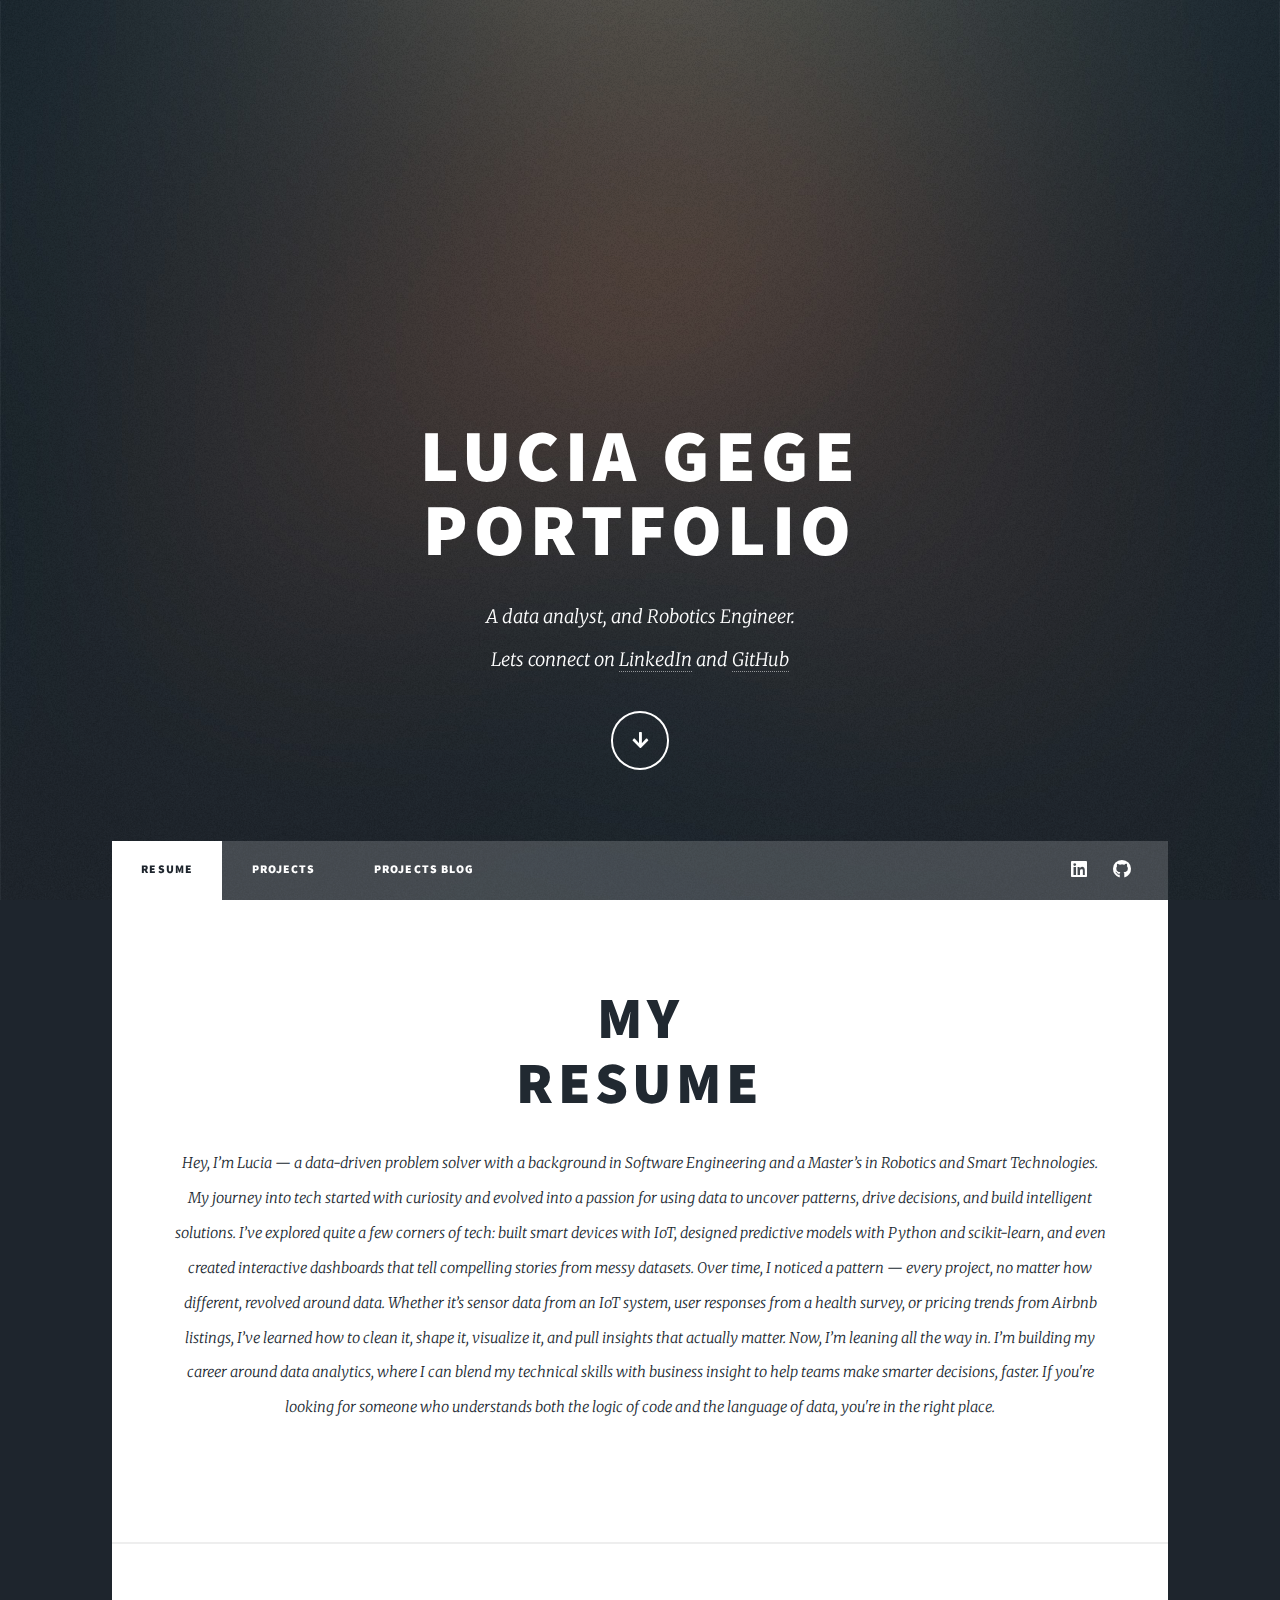
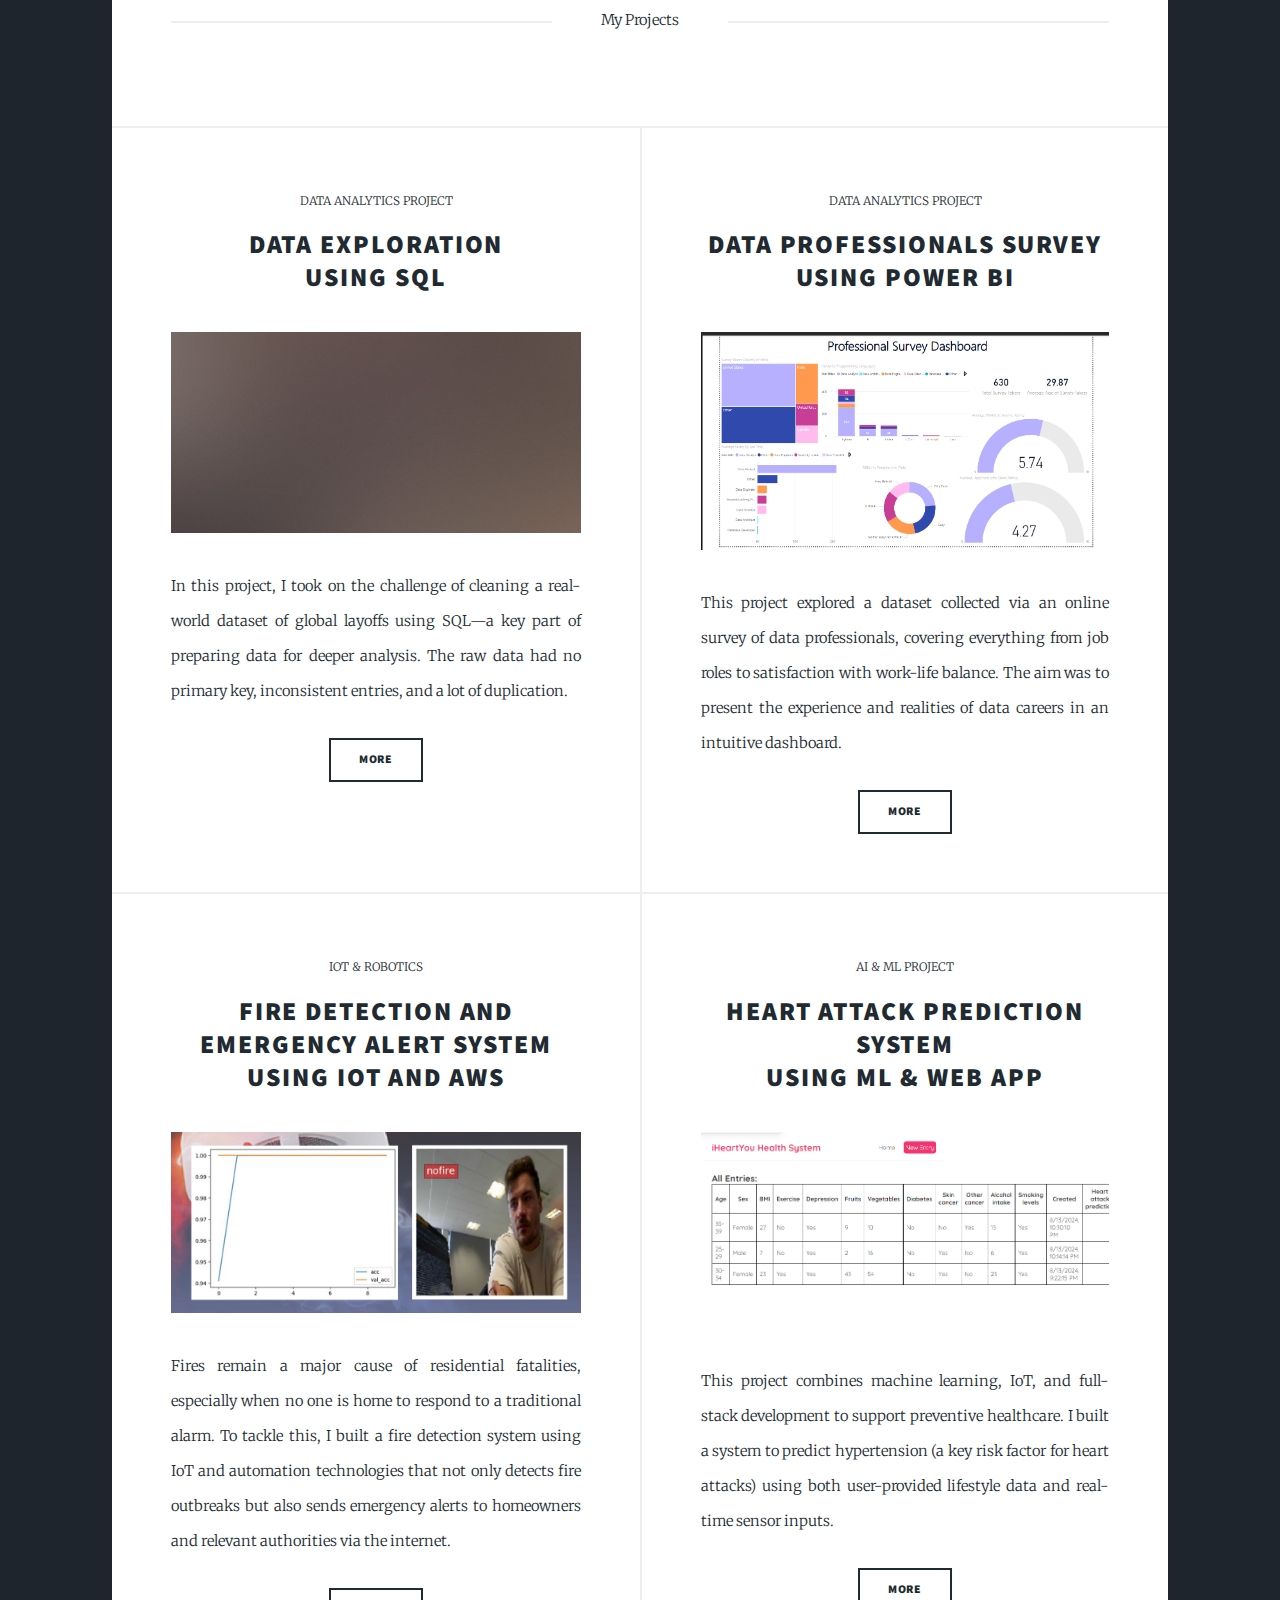
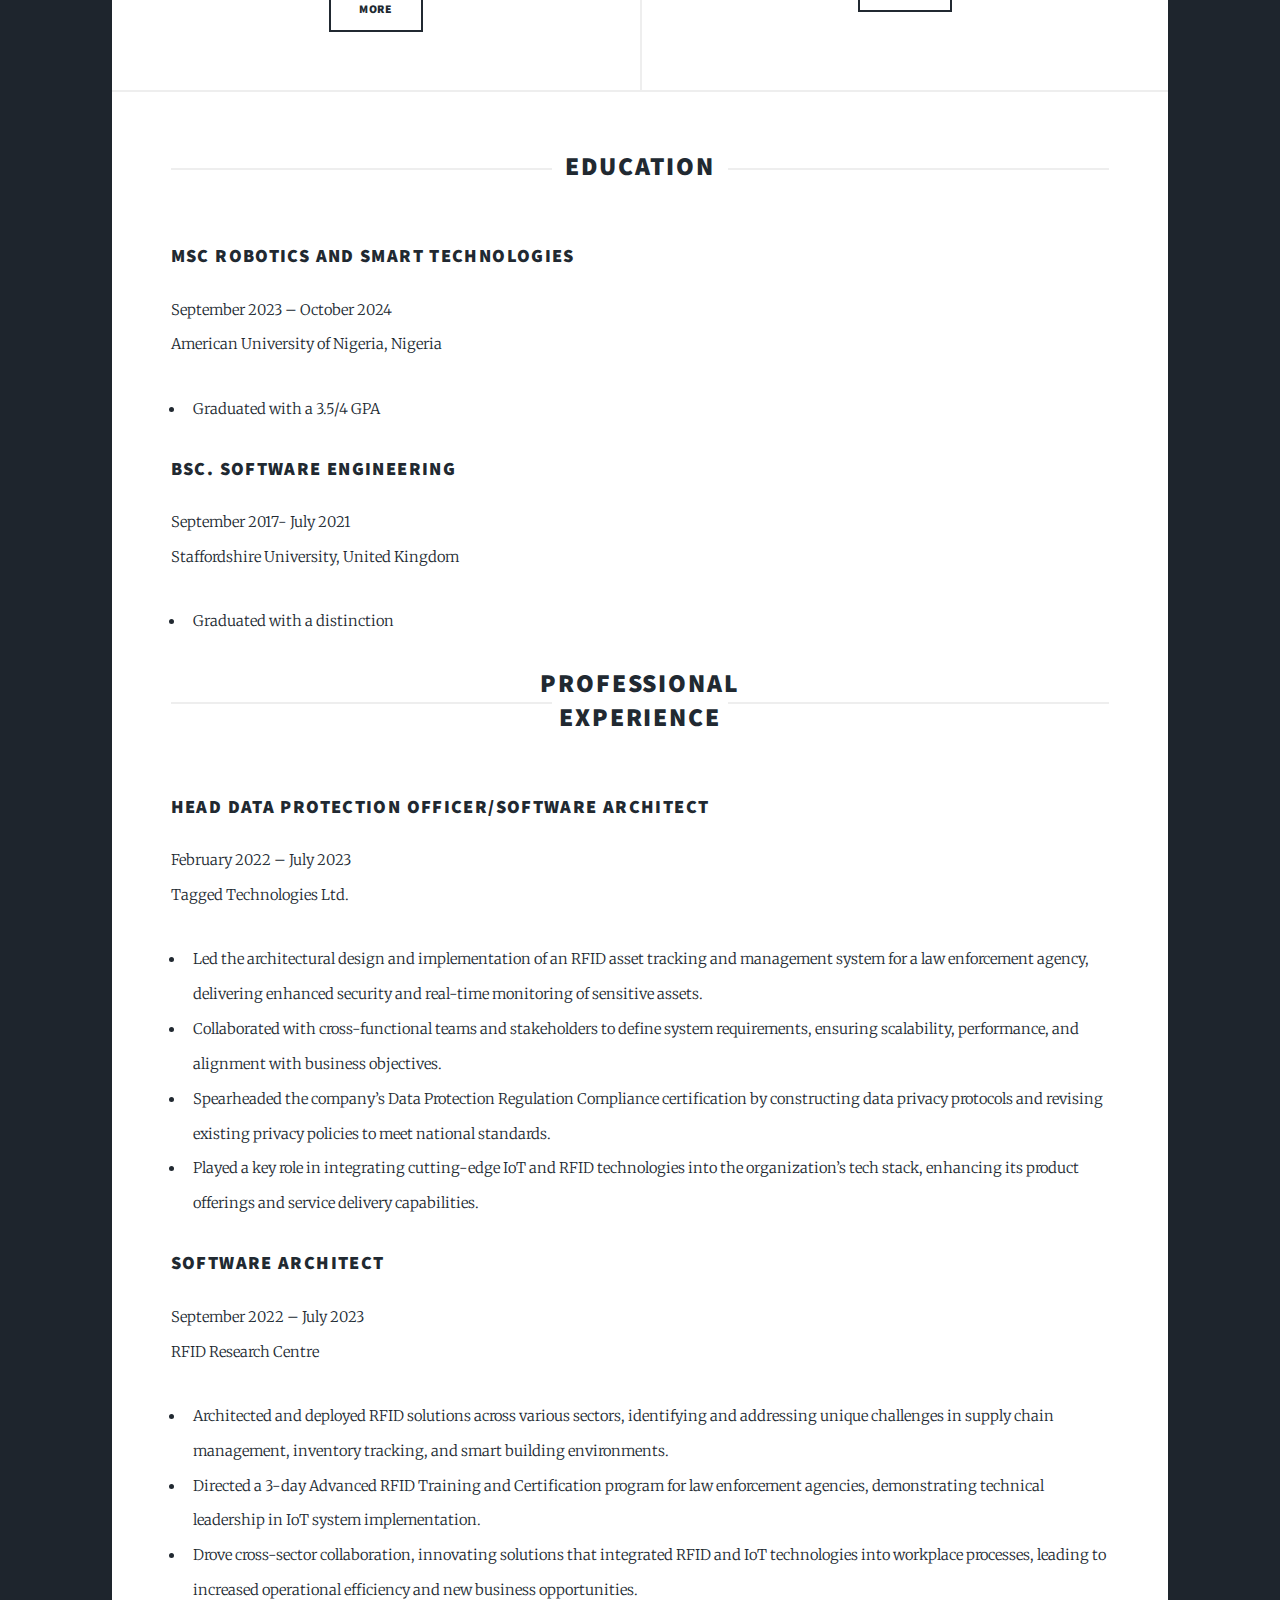
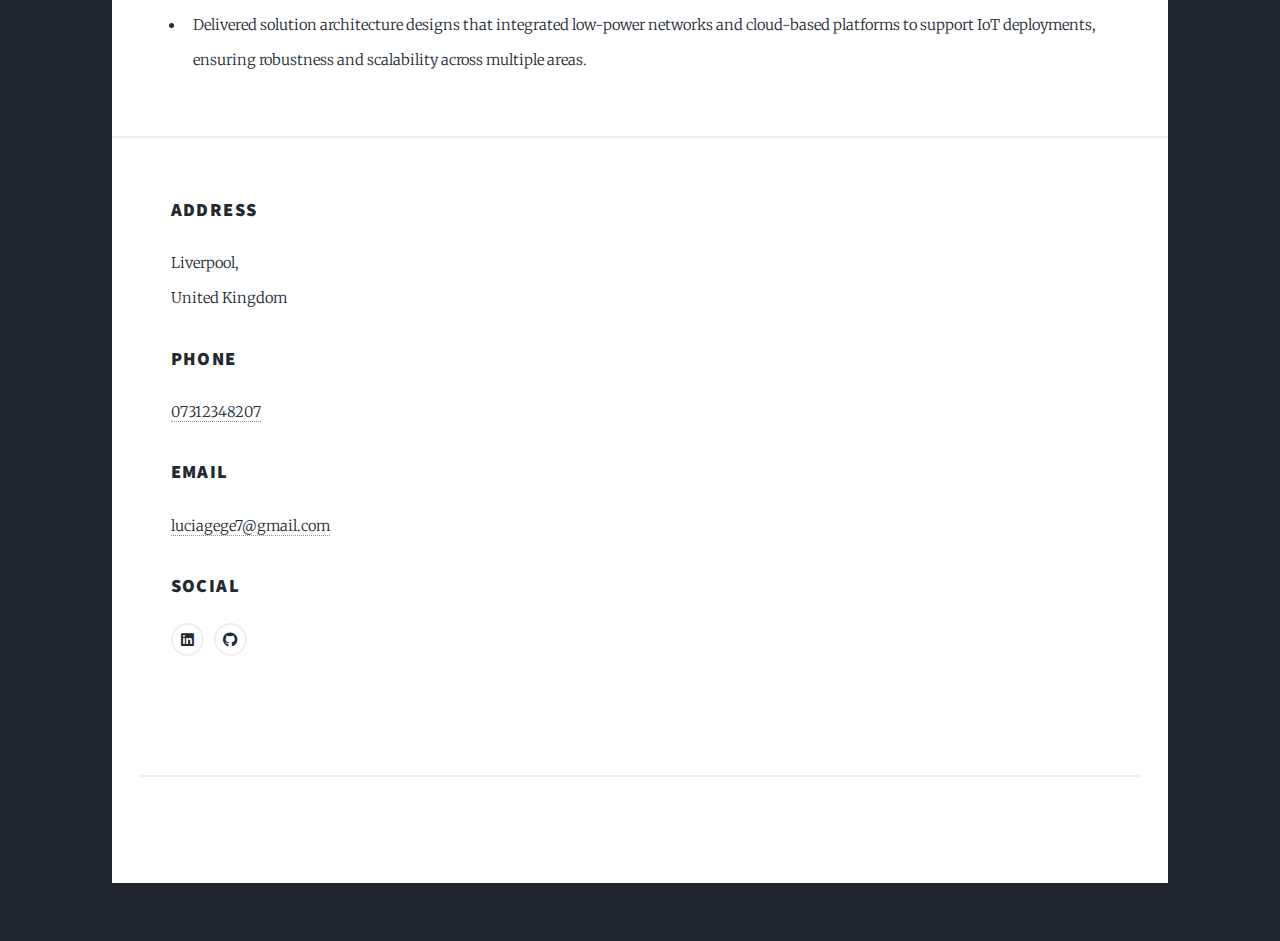
<file: index.html>
<!DOCTYPE HTML>

<html>
	<head>
		<title>Lucia Gege</title>
		<meta charset="utf-8" />
		<meta name="viewport" content="width=device-width, initial-scale=1, user-scalable=no" />
		<link rel="stylesheet" href="assets/css/main.css" />
		<noscript><link rel="stylesheet" href="assets/css/noscript.css" /></noscript>
	</head>
	<body class="is-preload">

		<!-- Wrapper -->
			<div id="wrapper" class="fade-in">

				<!-- Intro -->
					<div id="intro">
						<h1>LUCIA GEGE<br />
						PORTFOLIO</h1>
						<p>A data analyst, and Robotics Engineer.<br/> Lets connect on <a href="https://www.linkedin.com/in/lucia-gege-amimeche-156b101a6/">LinkedIn</a> and <a href="https://github.com/lucia1109">GitHub</a><br />
						</p>
						<ul class="actions">
							<li><a href="#header" class="button icon solid solo fa-arrow-down scrolly">Continue</a></li>
						</ul>
					</div>

				<!-- Header -->
					<header id="header">
						<a href="index.html" class="logo">Hello</a>
					</header>

				<!-- Nav -->
					<nav id="nav">
						<ul class="links">
							<li class="active"><a href="index.html">Resume</a></li>
							<li><a href="Projects.html">Projects</a></li>
							
							<li><a href="blog.html">Projects Blog</a></li>
						</ul>
						<ul class="icons">
							<li><a href="https://www.linkedin.com/in/lucia-gege-amimeche-156b101a6/" class="icon brands alt fa-linkedin"><span class="label">Linkedin</span></a></li>
							<li><a href="https://github.com/lucia1109" class="icon brands alt fa-github"><span class="label">GitHub</span></a></li>
						</ul>
					</nav>

				<!-- Main -->
					<div id="main">

						<!-- Featured Post -->
							<article class="post featured">
								<header class="major">
									
									<h2><a href="#">MY<br />
									RESUME</a></h2>
									<p>Hey, I’m Lucia — a data-driven problem solver with a background in Software Engineering 
										and a Master’s in Robotics and Smart Technologies. My journey into tech started 
										with curiosity and evolved into a passion for using data to uncover patterns, 
										drive decisions, and build intelligent solutions.

										I’ve explored quite a few corners of tech: built smart devices with IoT, designed 
										predictive models with Python and scikit-learn, and even created interactive 
										dashboards that tell compelling stories from messy datasets. Over time, I
										 noticed a pattern — every project, no matter how different, revolved 
										 around data. Whether it’s sensor data from an IoT system, user responses
										  from a health survey, or pricing trends from Airbnb listings, I’ve 
										  learned how to clean it, shape it, visualize it, and pull insights 
										  that actually matter.
										
										Now, I’m leaning all the way in. I’m building my career around data 
										analytics, where I can blend my technical skills with business insight 
										to help teams make smarter decisions, faster. If you're looking for 
										someone who understands both the logic of code and the language of data, 
										you're in the right place.</p>
								</header>
								
								
								
            
							</article>

						<!-- Posts -->
						<header class="major">
							<span class="date">My Projects</span>
						</header>
								<section class="posts">
									<article>
										<header>
											<span class="date">DATA ANALYTICS PROJECT</span>
											<h2><a href="#">Data Exploration<br />
											Using SQL</a></h2>
										</header>
										<a href="#" class="image fit"><img src="images/pic01.jpg" alt="" /></a>
										<p>In this project, I took on the challenge of cleaning a real-world dataset of global layoffs using SQL—a 
											key part of preparing data for deeper analysis. The raw data had no primary key, inconsistent entries, and a lot of duplication.</p>
										<ul class="actions special">
											<li><a href="blog.html#data-analytics " class="button">More</a></li>
										</ul>
									</article>
									<article>
										<header>
											<span class="date">DATA ANALYTICS PROJECT</span>
											<h2><a href="#">Data Professionals Survey <br />
											Using Power BI</a></h2>
										</header>
										<a href="#" class="image fit"><img src="images/Power BI.png" alt="" /></a>
										<p>This project explored a dataset collected via an online survey of data professionals, covering 
											everything from job roles to satisfaction with work-life balance. The aim was to present the experience and realities of data careers in an intuitive dashboard.</p>
										<ul class="actions special">
											<li><a href="blog.html#data-analytics" class="button">More</a></li>
										</ul>
									</article>
									<article>
										<header>
											<span class="date">IOT & ROBOTICS</span>
											<h2><a href="#">Fire Detection and Emergency Alert System<br />
											Using IOT and AWS</a></h2>
										</header>
										<a href="#" class="image fit"><img src="images/Fire CNN.png" alt="" /></a>
										<p>Fires remain a major cause of residential fatalities, especially when no one is home to respond to 
											a traditional alarm. To tackle this, I built a fire detection system using IoT and automation technologies that not only detects fire outbreaks but also sends emergency alerts to homeowners and relevant authorities via the internet.</p>
										<ul class="actions special">
											<li><a href="blog.html#iot-projects" class="button">More</a></li>
										</ul>
									</article>
									<article>
										<header>
											<span class="date">AI & ML PROJECT</span>
											<h2><a href="#">Heart Attack Prediction System<br />
												Using ML & Web App</a></h2>
										</header>
										<a href="#" class="image fit"><img src="images/images 2/web app.PNG" alt="" /></a>
										<p>This project combines machine learning, IoT, and full-stack development 											
											to support preventive healthcare. I built a system to predict hypertension (a key risk factor for heart attacks) using both user-provided lifestyle data and real-time sensor inputs.</p>
										<ul class="actions special">
											<li><a href="blog.html#ai-projects" class="button" >More</a></li>
										</ul>
									</article>
									
								</section>
							
								<!-- ============== Resume Section START =============== -->
								<section id="resume">
                
									<div class="resume-row">
					
										<!-- left col -->
										<div class="resume-cols">
											<header class="major">
												<span class="date"><h2>Education</h2></span>
											</header>
											
											<div class="my-edu">
												<h3>MSc Robotics and Smart Technologies</h3>
												<span class="sp-box">September 2023 – October 2024</span>
												<p>American University of Nigeria, Nigeria</p>
												<ul align="left">
													<li>Graduated with a 3.5/4 GPA</li>
												</ul>
												
											</div>
											<div class="my-edu">
												<h3>BSc. Software Engineering</h3>
												<span class="sp-box">September 2017- July 2021</span>
												<p>Staffordshire University, United Kingdom</p>
												<ul align="left">
													<li>Graduated with a distinction</li>
												</ul>
											</div>
										</div>
					
										<!-- Right col -->
										<div class="resume-cols">
											<div class="resume-cols">
												<header class="major">
													<span class="date"><h2>Professional </br> Experience</h2></span>
												</header>
											
											<div class="pro-exp">
												<h3>Head Data Protection Officer/Software Architect</h3>
												<span class="sp-box">February 2022 – July 2023</span>
												<p>Tagged Technologies Ltd.</p>
					
												<ul align="left">
													<li>Led the architectural design and implementation of an RFID asset tracking and management 
														system for a law enforcement agency, delivering enhanced security and real-time monitoring of sensitive assets.</li>
													<li>Collaborated with cross-functional teams and stakeholders to define system requirements, 
														ensuring scalability, performance, and alignment with business objectives.</li>
													<li>Spearheaded the company’s Data Protection Regulation Compliance certification by constructing 
														data privacy protocols and revising existing privacy policies to meet national standards.</li>
													<li>Played a key role in integrating cutting-edge IoT and RFID technologies into the organization’s 
														tech stack, enhancing its product offerings and service delivery capabilities.</li>
													
												</ul>
											</div>
					
											<div class="pro-exp">
												<h3>Software Architect</h3>
												<span class="sp-box">September 2022 – July 2023</span>
												<p>RFID Research Centre</p>
					
												<ul align="left">
													<li>Architected and deployed RFID solutions across various sectors, identifying and addressing unique 
														challenges in supply chain management, inventory tracking, and smart building environments.</li>
													<li>Directed a 3-day Advanced RFID Training and Certification program for law enforcement agencies, 
														demonstrating technical leadership in IoT system implementation.</li>
													<li>Drove cross-sector collaboration, innovating solutions that integrated RFID and IoT technologies 
														into workplace processes, leading to increased operational efficiency and new business 
														opportunities.</li>
													<li>Delivered solution architecture designs that integrated low-power networks and cloud-based platforms 
														to support IoT deployments, ensuring robustness and scalability across multiple areas.</li>
													
												</ul>
											</div>
										</div>
					
									</div>
					
								</section>
					
								<!-- ============== Resume Section END =============== -->

						

				<!-- Footer -->


						<section class="split contact">
							<section class="alt">
								<h3>Address</h3>
								<p>Liverpool,<br />
								United Kingdom</p>
							</section>
							<section>
								<h3>Phone</h3>
								<p><a href="#">07312348207</a></p>
							</section>
							<section>
								<h3>Email</h3>
								<p><a href="#">luciagege7@gmail.com</a></p>
							</section>
							<section>
								<h3>Social</h3>
								<ul class="icons alt">
							
									<li><a href="https://www.linkedin.com/in/lucia-gege-amimeche-156b101a6/" class="icon brands alt fa-linkedin"><span class="label">Linkedin</span></a></li>
									<li><a href="https://github.com/lucia1109" class="icon brands alt fa-github"><span class="label">GitHub</span></a></li>
								</ul>
							</section>
						</section>
					</footer>

				<!-- Copyright -->
					<div id="copyright">
						<ul><li>&copy; Lucia Gege 2025</li></ul>
					</div>

			</div>

		<!-- Scripts -->
			<script src="assets/js/jquery.min.js"></script>
			<script src="assets/js/jquery.scrollex.min.js"></script>
			<script src="assets/js/jquery.scrolly.min.js"></script>
			<script src="assets/js/browser.min.js"></script>
			<script src="assets/js/breakpoints.min.js"></script>
			<script src="assets/js/util.js"></script>
			<script src="assets/js/main.js"></script>

	</body>
</html>
</file>
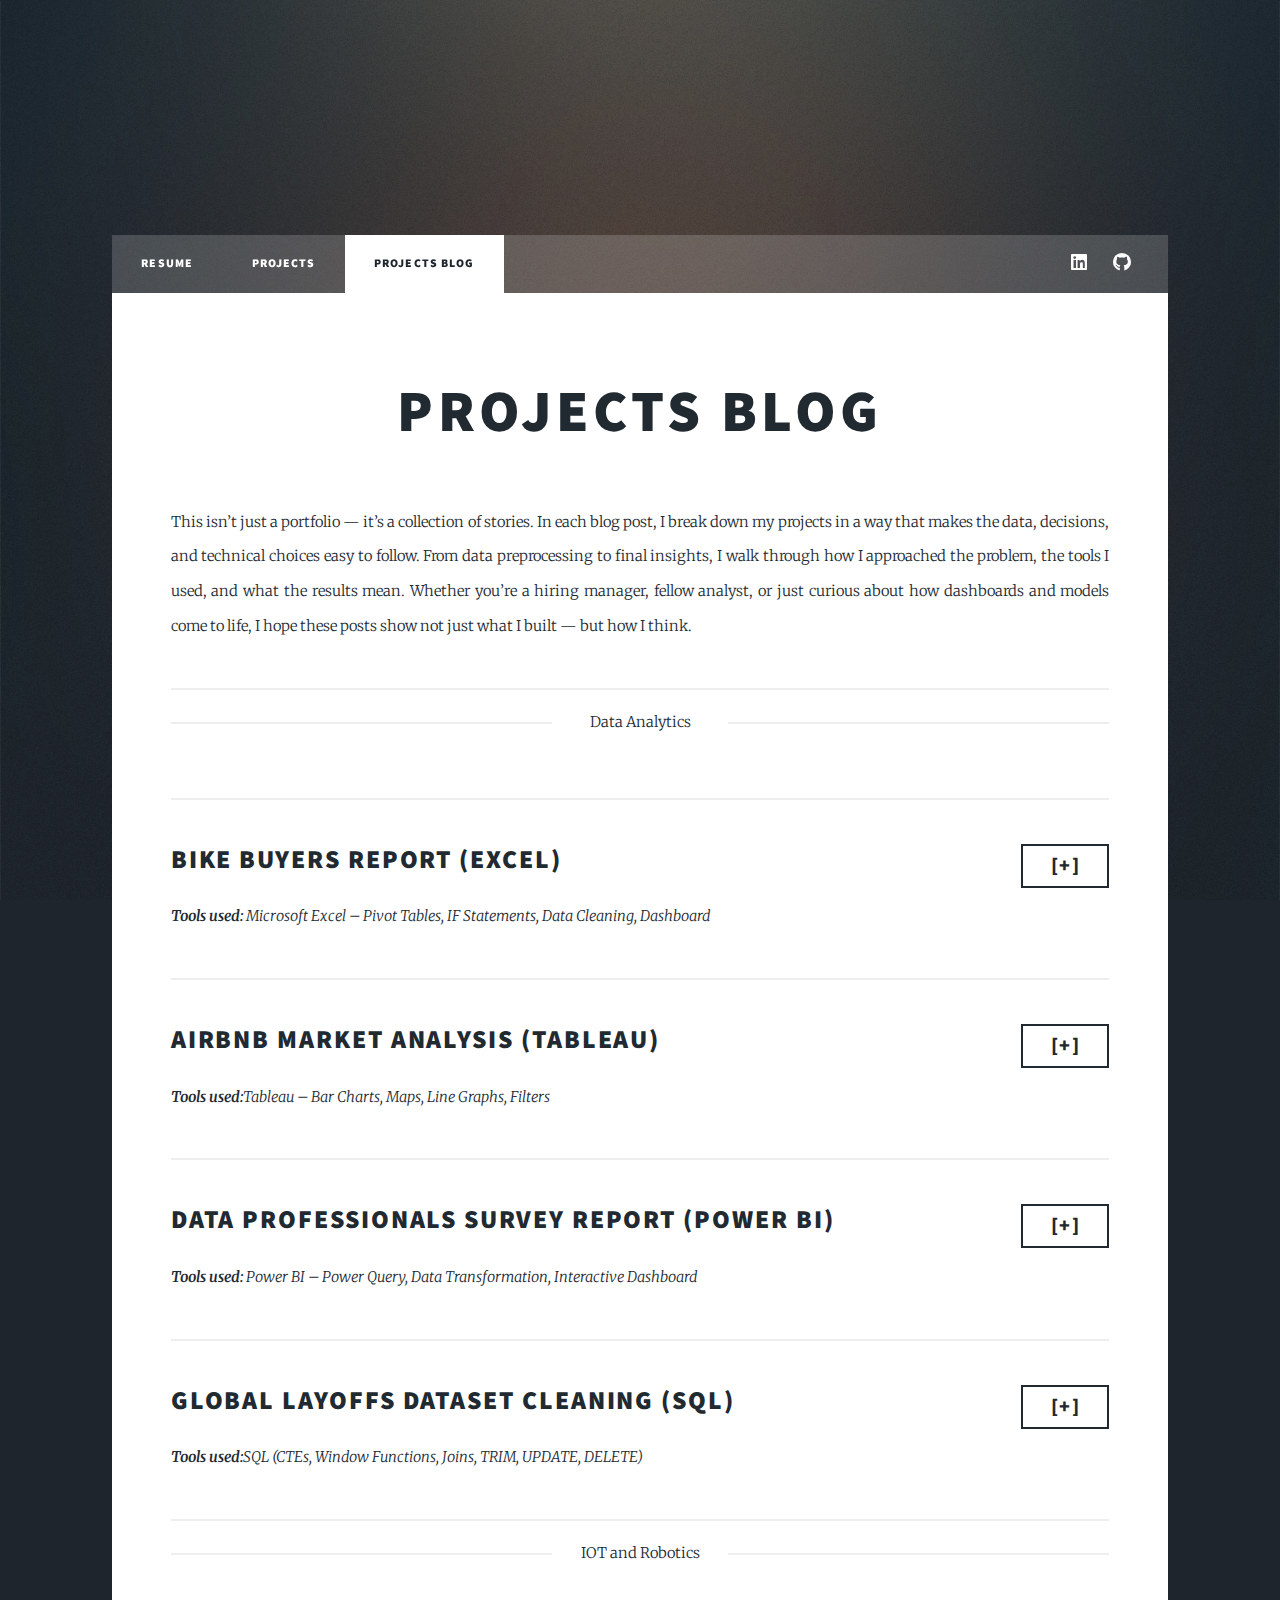
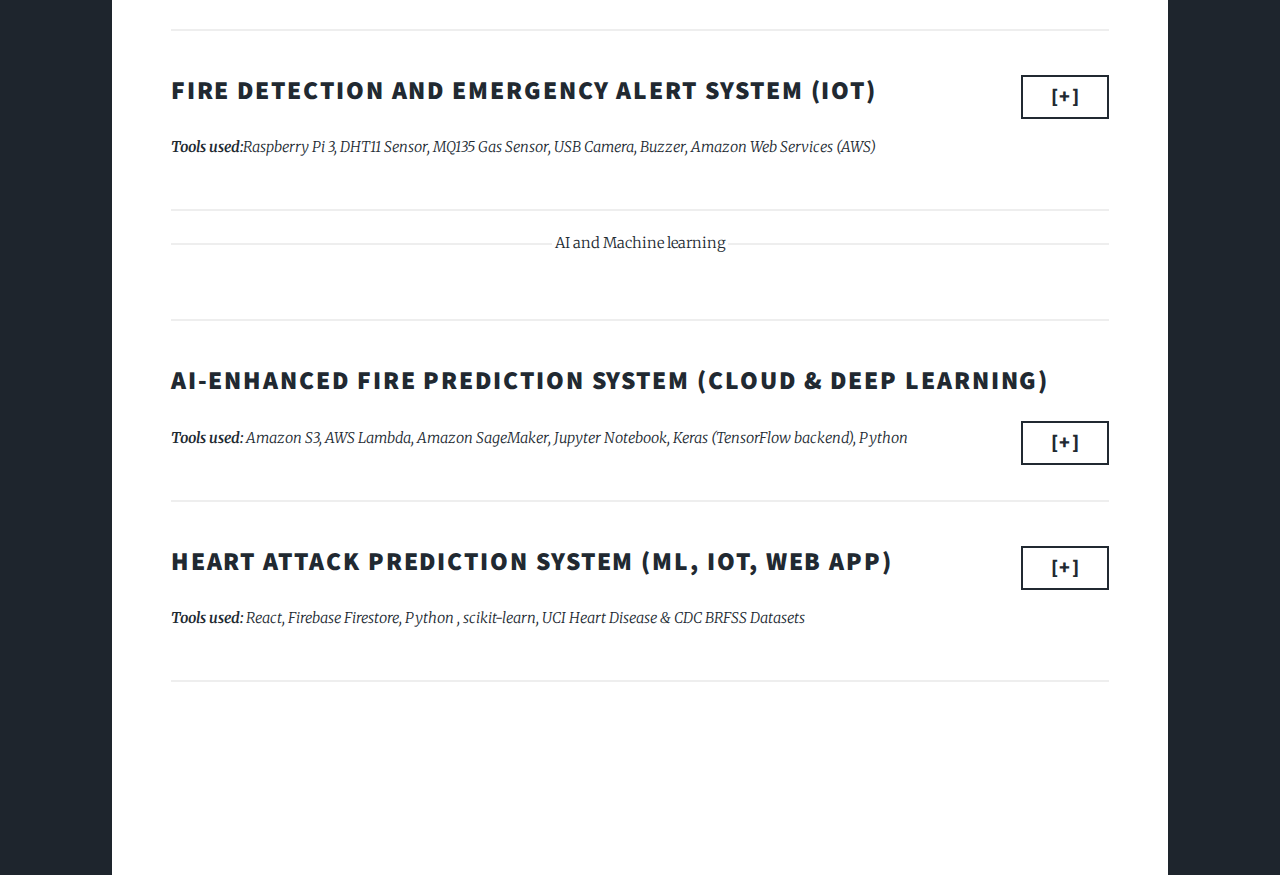
<file: blog.html>
<!DOCTYPE HTML>

<html>
	<head>
		<title>Lucia Gege</title>
		<meta charset="utf-8" />
		<meta name="viewport" content="width=device-width, initial-scale=1, user-scalable=no" />
		<link rel="stylesheet" href="assets/css/main.css" />
		<noscript><link rel="stylesheet" href="assets/css/noscript.css" /></noscript>
	</head>
	<body class="is-preload">

		<!-- Wrapper -->
			<div id="wrapper">

				<!-- Header -->
					<header id="header">
						
					</header>

				<!-- Nav -->
					<nav id="nav">
						<ul class="links">
							<li><a href="index.html">Resume</a></li>
							<li><a href="Projects.html">Projects</a></li>
							<li class="active"><a href="blog.html">Projects Blog</a></li>
						</ul>
						<ul class="icons">
							<li><a href="https://www.linkedin.com/in/lucia-gege-amimeche-156b101a6/" class="icon brands alt fa-linkedin" target="_blank"><span class="label">Linkedin</span></a></li>
							<li><a href="https://github.com/lucia1109" class="icon brands alt fa-github" target="_blank"><span class="label">GitHub</span></a></li>
						</ul>
					</nav>

				<!-- Main -->
					<div id="main">

						<!-- Post -->
							<section class="post">
								<header class="major">
									<h1>Projects Blog</h1>
								</header>

                                <!-- Text stuff -->
                                <p>This isn’t just a portfolio — it’s a collection of stories. In each blog post, I 
                                    break down my projects in a way that makes the data, decisions, and technical 
                                    choices easy to follow. From data preprocessing to final insights, I walk through
                                    how I approached the problem, the tools I used, and what the results mean.

                                    Whether you’re a hiring manager, fellow analyst, or just curious about how 
                                    dashboards and models come to life, I hope these posts show not just what I built
                                    — but how I think.
                                </p>

									<hr/>
									<header class="major" id="data-analytics">
										<span class="date">Data Analytics</span>
									</header>
									<hr/>

                                <!-- Bike buyers project-->
								<article class="project">
                                <header>
                                    <h2 style="display: inline-block;">Bike Buyers Report (Excel)</h2>
                                    <button class="toggle-btn" onclick="toggleContent(this)">[+]</button>
									<p><b>Tools used:</b> Microsoft Excel – Pivot Tables, IF Statements, Data Cleaning, Dashboard</p>
                                </header>
								<div class="project-content">
                                <p>This project began with a dataset of individuals and whether or not they purchased a bike. It included features like marital status, commute distance, home ownership, region, gender, and number of children. I approached 
                                    it like a business case—what insights can help a company understand its bike-buying customers?
                                    The data was first cleaned to remove typos and inconsistencies. I grouped ages into brackets using IF statements and replaced abbreviations with clearer, readable labels. Once clean, I created pivot tables to uncover patterns—for instance, comparing average income by gender among bike buyers vs. non-buyers. Visualizing this 
                                    as a bar chart quickly revealed that men not only earned more but were also more likely to buy bikes.   
                                    I also explored commute distances and age groups to see how these factors influenced buying behavior. Each pivot table came with its own visual, making trends easy to spot. The final step was building a dashboard with slicers for interactivity. This allows a business owner to filter and view key customer insights at a glance—turning raw data into strategy.
                                    
                                </p>
                                <span class="image fit"><img src="images/Excel.png" alt="" /></span>
								</div>
                                <hr />
								</article>
                                <!-- Airbnb -->
								<article class="project">
                                <header>
                                    <h2 style="display: inline-block;">Airbnb Market Analysis (Tableau)</h2>
                                    <button class="toggle-btn" onclick="toggleContent(this)">[+]</button>
									<p><b>Tools used:</b>Tableau – Bar Charts, Maps, Line Graphs, Filters</p>
                                </header>
								<div class="project-content">
                                <p>This analysis was built to help a potential Airbnb host answer the golden question: "How much can I 
                                    actually make?" Using a dataset split into three tables—listings, reviews, and calendar—I explored patterns 
                                    using Tableau.
                                    First, I visualized price distribution by ZIP code, both as a bar chart and on a map, highlighting 
                                    high-value areas. I then analyzed the calendar data using line graphs to understand price trends 
                                    week by week over multiple years. It helped answer questions like: When’s the best time to list?                                  
                                    Digging deeper, I explored revenue potential by property type. I found that one-bedroom listings 
                                    had the highest total earnings overall—over $63 million in daily revenue—but that was due to 
                                    sheer volume (1,800+ listings). In contrast, a 6-bedroom home averaged $584 per night, meaning 
                                    a host could earn nearly $500 in just one night. This kind of insight is gold for anyone 
                                    considering what kind of property to list.                                  
                                    A filter table showing the number of listings by bedroom count helped put it all in context, 
                                    giving a full picture of supply vs. earning potential.
                                </p>
                                <span class="image fit"><img src="images/Tableau.png" alt="" /></span>
								</div>	
                                <hr />
								</article>
                                <!-- Data Professionals Survey Report (Power BI) -->
								<article class="project">
                                <header>
                                    <h2 style="display: inline-block;">Data Professionals Survey Report (Power BI)</h2>
									<button class="toggle-btn" onclick="toggleContent(this)">[+]</button>
									<p><b>Tools used:</b> Power BI – Power Query, Data Transformation, Interactive Dashboard</p>
                                </header>
								<div class="project-content">
                                <p>This project explored a dataset collected via an online survey of data professionals, covering 
                                    everything from job roles to satisfaction with work-life balance. The aim was to present the 
                                    experience and realities of data careers in an intuitive dashboard.
                                    Data cleaning was done in Power Query, where I grouped similar responses, split complex fields 
                                    using delimiters, and extracted meaningful values. For example, survey responses like "Other 
                                    (please specify)" were separated to isolate relevant insights. I also transformed textual ranges 
                                    like "70K–90K" into numerical averages using custom formulas.
                                    <p>The dashboard includes:</p>
                                    <ul>
                                        <li>A total respondent count and average age (using KPI cards).</li>
                                        <li>A bar chart breaking down average salaries by job title.</li>
                                        <li>A tree map showing salary ranges across countries.</li>
                                        <li>A stacked column chart revealing favorite programming languages per job type.</li>
                                        <li>Gauges for visualizing satisfaction with salary and work-life balance.</li>
                                        <li>A doughnut chart highlighting the perceived difficulty of entering the tech industry.</li>
                                    </ul>
                                    Each visual tells a piece of the broader story—what it's like to work in data, where the money is, 
                                    and what skills matter most.
                                </p>
                                <span class="image fit"><img src="images/Power BI.png" alt="" /></span>
								</div>
                                <hr />
								</article>
                                <!-- Global Layoffs Dataset SQL -->
								<article class="project">
                                <header>
                                    <h2 style="display: inline-block;"> Global Layoffs Dataset Cleaning (SQL)</h2>
									<button class="toggle-btn" onclick="toggleContent(this)">[+]</button>
									<p><b>Tools used:</b>SQL (CTEs, Window Functions, Joins, TRIM, UPDATE, DELETE)</p>
                                </header>
								<div class="project-content">
                                <p>In this project, I took on the challenge of cleaning a real-world dataset of global layoffs 
                                    using SQL—a key part of preparing data for deeper analysis. The raw data had no primary key, 
                                    inconsistent entries, and a lot of duplication.
                                    <p><b>Step 1: Remove Duplicates </b><br/>
                                        I created a duplicate of the table and used a Common Table Expression (CTE) with ROW_NUMBER() 
                                        partitioned by all columns. This let me flag duplicates—any row with a number greater than 1. 
                                        Because direct deletion via CTE wasn’t allowed, I created a secondary table with the row numbers 
                                        and deleted rows based on that. <br/>
										<!-- Preformatted Code -->
									
									<pre><code>WITH duplicate_cte AS
(
SELECT *,
ROW_NUMBER() OVER(
PARTITION BY company, location, industry, total_laid_off, percentage_laid_off, `date`,stage,
country, funds_raised) AS row_num
FROM layoffs_staging
)
SELECT * FROM duplicate_cte
WHERE row_num > 1;

										</code></pre>
                                        <b>Step 2: Standardize Data </b><br/>
                                        I used TRIM() functions to clean whitespace, then identified and merged similar but inconsistently 
                                        named entries (e.g., “Google Inc.” vs. “Google”).<br/>
										<!-- Preformatted Code -->
									
									<pre><code>-- removing white spaces at the beginning into a new column
SELECT company, TRIM(company)
FROM layoffs_staging2;

-- replacing the old column with the trimmed column
UPDATE layoffs_staging2
SET company = TRIM(company);

SELECT DISTINCT country
FROM layoffs_staging2
ORDER BY 1;
								</code></pre>
                                        <b>Step 3: Handle Null Values </b><br/>
                                        To fill missing data, I created two versions of the table and used JOIN operations where one had nulls 
                                        and the other didn’t, then updated missing values accordingly.<br/>
										<!-- Preformatted Code -->
									
									<pre><code>-- To handle null values by finding the not null values for that column and populating
-- the null values with the most frequent value in the column
-- if it seems the rows are not affected, it could be that you have to change the empty columns to null columns
SELECT *
FROM layoffs_staging2 t1
JOIN layoffs_staging2 t2
	ON t1.company = t2.company
WHERE (t1.industry IS NULL OR t1.industry = '')
AND t2.industry IS NOT NULL;


UPDATE layoffs_staging2 t1
JOIN layoffs_Staging2 t2
	ON t1.company = t2.company
SET t1.industry = t2.industry
WHERE (t1.industry IS NULL OR t1.industry = '')
AND t2.industry IS NOT NULL;

SELECT *
FROM layoffs_staging2;
										</code></pre>
                                        <b>Step 4: Drop Unnecessary Columns</b><br/>
                                        After cleaning, I dropped helper columns and columns with excessive null values that offered little 
                                        analytical value. The result? A clean, standardized dataset ready for dashboards or machine learning 
                                        models. <br/>
										<!-- Preformatted Code -->
										<pre><code>ALTER TABLE layoffs_staging2
DROP COLUMN row_num;
										</code></pre>                                
                                    </p>
                                </p>
                              	</div>											
                                <hr />
								</article>
                                <header class="major" id="iot-projects">
                                    <span class="date">IOT and Robotics</span>
                                </header>
                                <hr/>

                                <!-- Fire Detection -->
								<article class="project">
                                <header>
                                    <h2 style="display: inline-block;">Fire Detection and Emergency Alert System (IoT)</h2>
                                    <button class="toggle-btn" onclick="toggleContent(this)">[+]</button>
									<p><b>Tools used:</b>Raspberry Pi 3, DHT11 Sensor, MQ135 Gas Sensor, USB Camera, Buzzer, Amazon Web Services (AWS)  </p>
                                </header>
								<div class="project-content">
                                <p>Fires remain a major cause of residential fatalities, especially when no one is home to respond to a 
                                    traditional alarm. To tackle this, I built a fire detection system using IoT and automation 
                                    technologies that not only detects fire outbreaks but also sends emergency alerts to homeowners and 
                                    relevant authorities via the internet.
                                    The system is built around a Raspberry Pi 3, chosen for its flexibility and GPIO support, acting as 
                                    the core microprocessor. It gathers data from a DHT11 sensor (for humidity and temperature) and an 
                                    MQ135 gas sensor (to detect harmful gases and smoke). A USB camera captures real-time images of the 
                                    environment, and a buzzer sounds a physical alarm on-site. All data and imagery are sent to Amazon 
                                    Web Services, enabling remote monitoring.                                   
                                    This solution bridges the gap between early detection and emergency response, ensuring safety even in
                                    the absence of occupants. It also laid the groundwork for a more intelligent, AI-enhanced version of 
                                    the project (below).
                                    
                                    
                                </p>
                                <span class="image fit"><img src="images/Fire CNN.png" alt="" /></span>
								</div>
                                <hr />
								</article>
								<header class="major" id="ai-projects">
                                    <span class="date">AI and Machine learning</span>
                                </header>
                                <hr/>
                                <!-- AI-Enhanced Fire Prediction System  -->
								<article class="project">
									<header>
										<h2 style="display: inline-block;">AI-Enhanced Fire Prediction System (Cloud & Deep Learning)</h2>
										<button class="toggle-btn" onclick="toggleContent(this)">[+]</button>
										<p><b>Tools used:</b> Amazon S3, AWS Lambda, Amazon SageMaker, Jupyter Notebook, Keras (TensorFlow backend), Python</p>
									</header>
									<div class="project-content">
										<p>
											Expanding on the IoT fire detection system, I developed a cloud-integrated machine learning extension 
											that predicts fire outbreaks from visual data...
										</p>
										<ul>
											<li>Conv2D layers with 32, 64, and 128 neurons, each followed by MaxPooling.</li>
											<li>A dense layer with 128 neurons (ReLU activation).</li>
											<li>A final output layer with 1 neuron (Sigmoid activation) to classify fire/no-fire events.</li>
										</ul>
										<p>
											This CNN achieved 76% accuracy...
										</p>
										<span class="image fit"><img src="images/Fire CNN.png" alt="" /></span>
									</div>
									<hr />
								</article>
								
                                <!-- Heart Attack Prediction System -->
								<article class="project">
                                <header>
                                    <h2 style="display: inline-block;">Heart Attack Prediction System (ML, IoT, Web App)</h2>
                                    <button class="toggle-btn" onclick="toggleContent(this)">[+]</button>
									<p><b>Tools used: </b>React, Firebase Firestore, Python , scikit-learn, UCI Heart Disease & CDC BRFSS Datasets </p>
                                </header>
								<div class="project-content">
                                <p>This project is a personal favorite—it combines machine learning, IoT, and full-stack development to 
                                    support preventive healthcare. I built a system to predict hypertension (a key risk factor for heart 
                                    attacks) using both user-provided lifestyle data and real-time sensor inputs. <br/>

                                    The frontend is a React web application where users log weekly data including smoking habits, physical 
                                    activity, alcohol consumption, and diet. This data is stored and timestamped in Firebase Firestore, 
                                    enabling time-series analysis. The system is also equipped to receive live vitals such as blood 
                                    pressure from wearable IoT sensors. <br/>
                                    
                                    On the backend, I trained a scikit-learn machine learning model using two datasets: the UCI Heart 
                                    Disease dataset and the CDC BRFSS dataset. The model classifies users as hypertensive or not, 
                                    combining behavioral and physiological features for a more holistic prediction. <br/>
                                    
                                    The prediction results are presented in an intuitive dashboard, helping users track their heart 
                                    health over time. I used Notion for project management, breaking development into five parts: 
                                    Firebase integration, sensor module, model training, frontend UI, and system integration. <br/>
                                    
                                    This project reinforced my understanding of health tech, full-stack architecture, and practical ML 
                                    deployment in real-world systems.
                                    
                                    
                                </p>
                                <div class="box alt">
									<div class="row gtr-50 gtr-uniform">
										
								
										<div class="col-4"><span class="image fit"><img src="images/images 2/prediction results.PNG" alt="" /></span></div><br/>
										<div class="col-4"><span class="image fit"><img src="images/images 2/Add entry.PNG" alt="" /></span></div>
										<div class="col-4"><span class="image fit"><img src="images/images 2/month stats.PNG" alt="" /></span></div>
										
									</div>
								</div>
								</div>
                                <hr />
								</article>


								

				<!-- Copyright -->
					<div id="copyright">
						<ul><li>&copy; Lucia Gege 2025</li></ul>
					</div>

			</div>

		<!-- Scripts -->
			<script src="assets/js/jquery.min.js"></script>
			<script src="assets/js/jquery.scrollex.min.js"></script>
			<script src="assets/js/jquery.scrolly.min.js"></script>
			<script src="assets/js/browser.min.js"></script>
			<script src="assets/js/breakpoints.min.js"></script>
			<script src="assets/js/util.js"></script>
			<script src="assets/js/main.js"></script>
			<script src="assets/js/toggle.js"></script>



	</body>
</html>
</file>
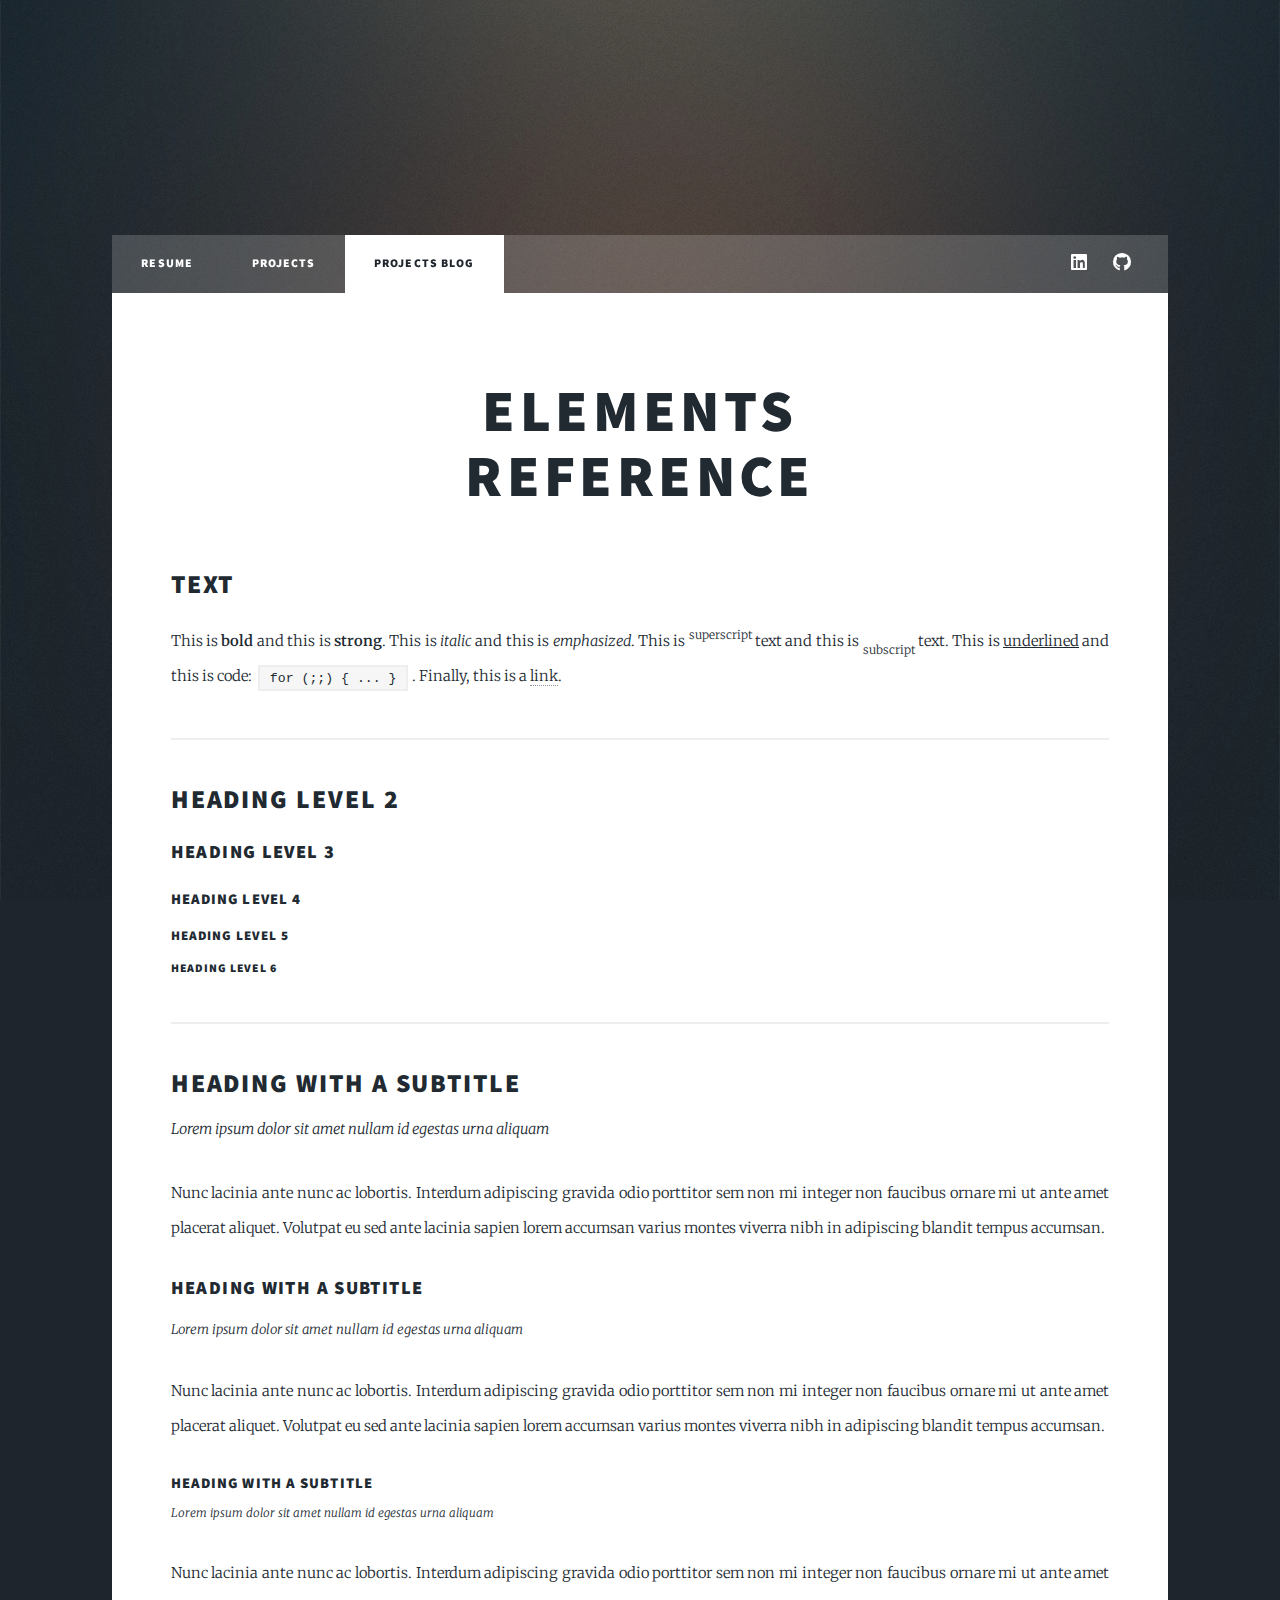
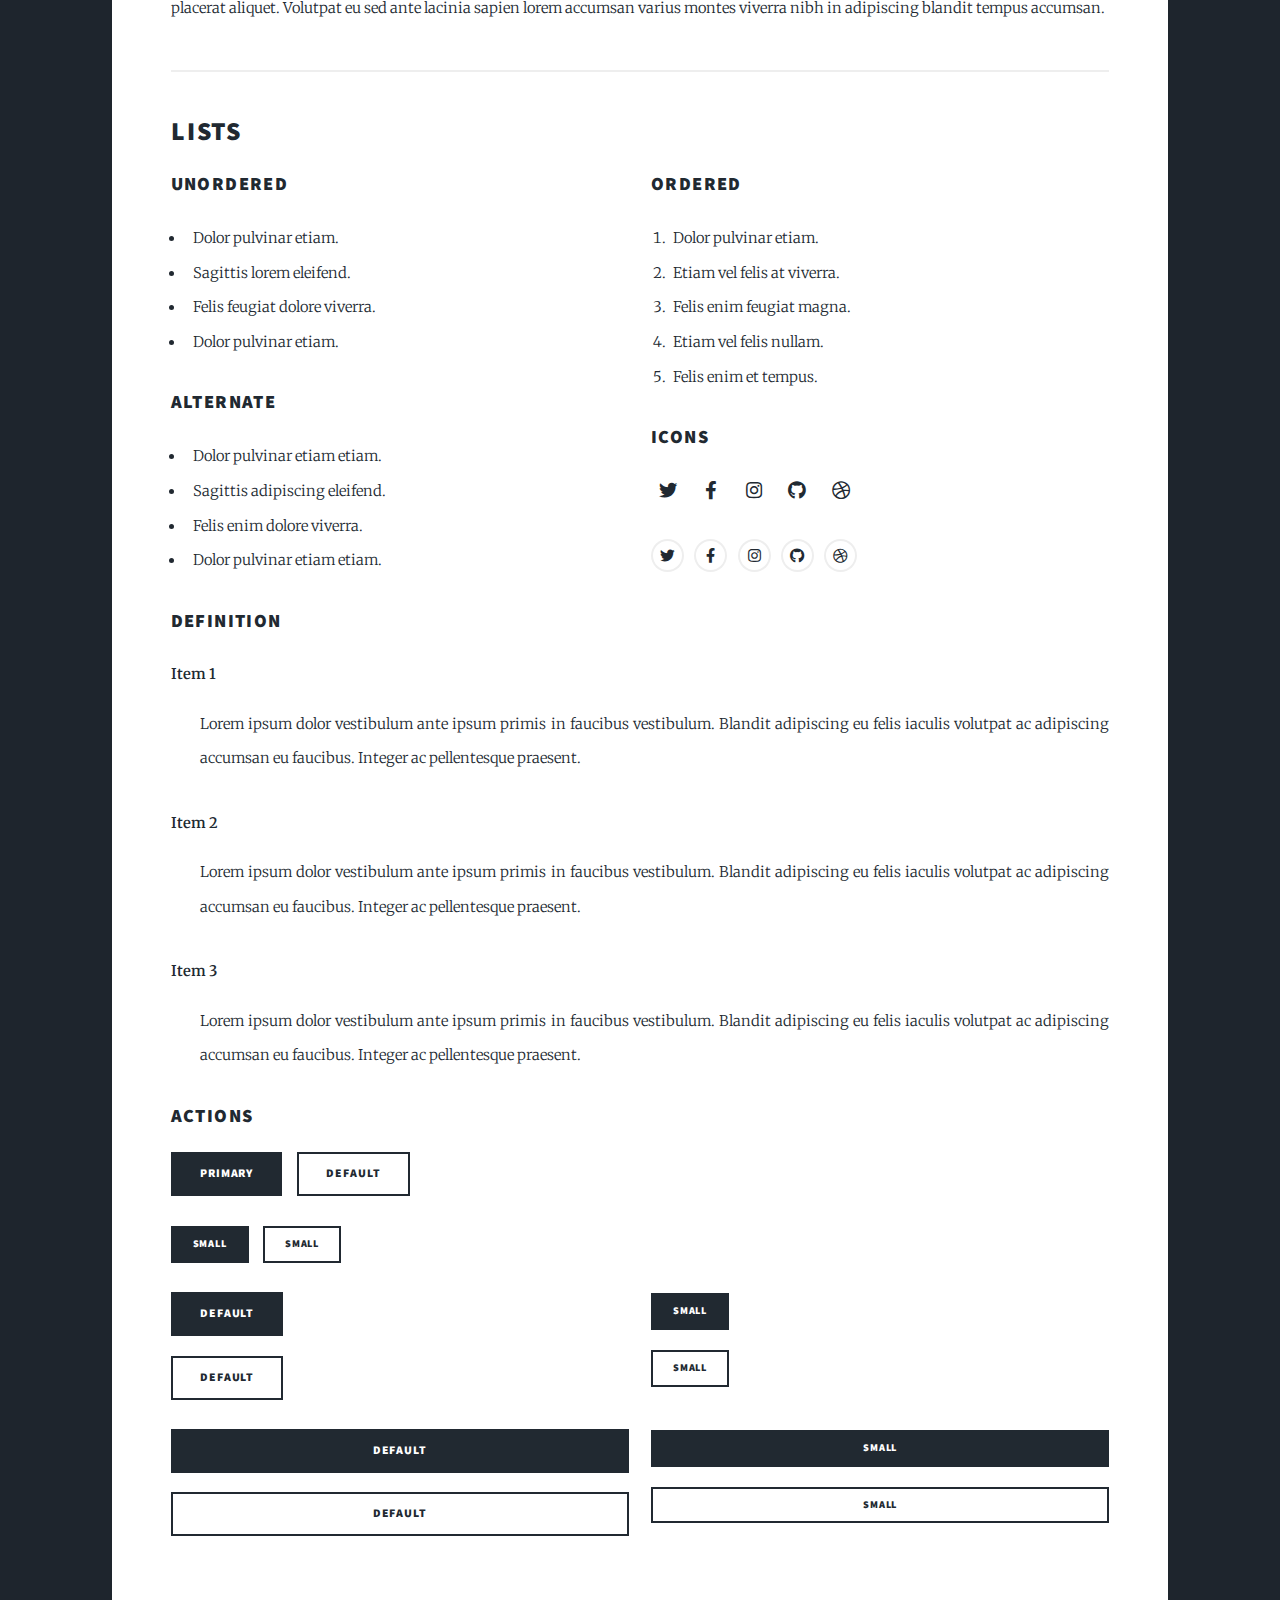
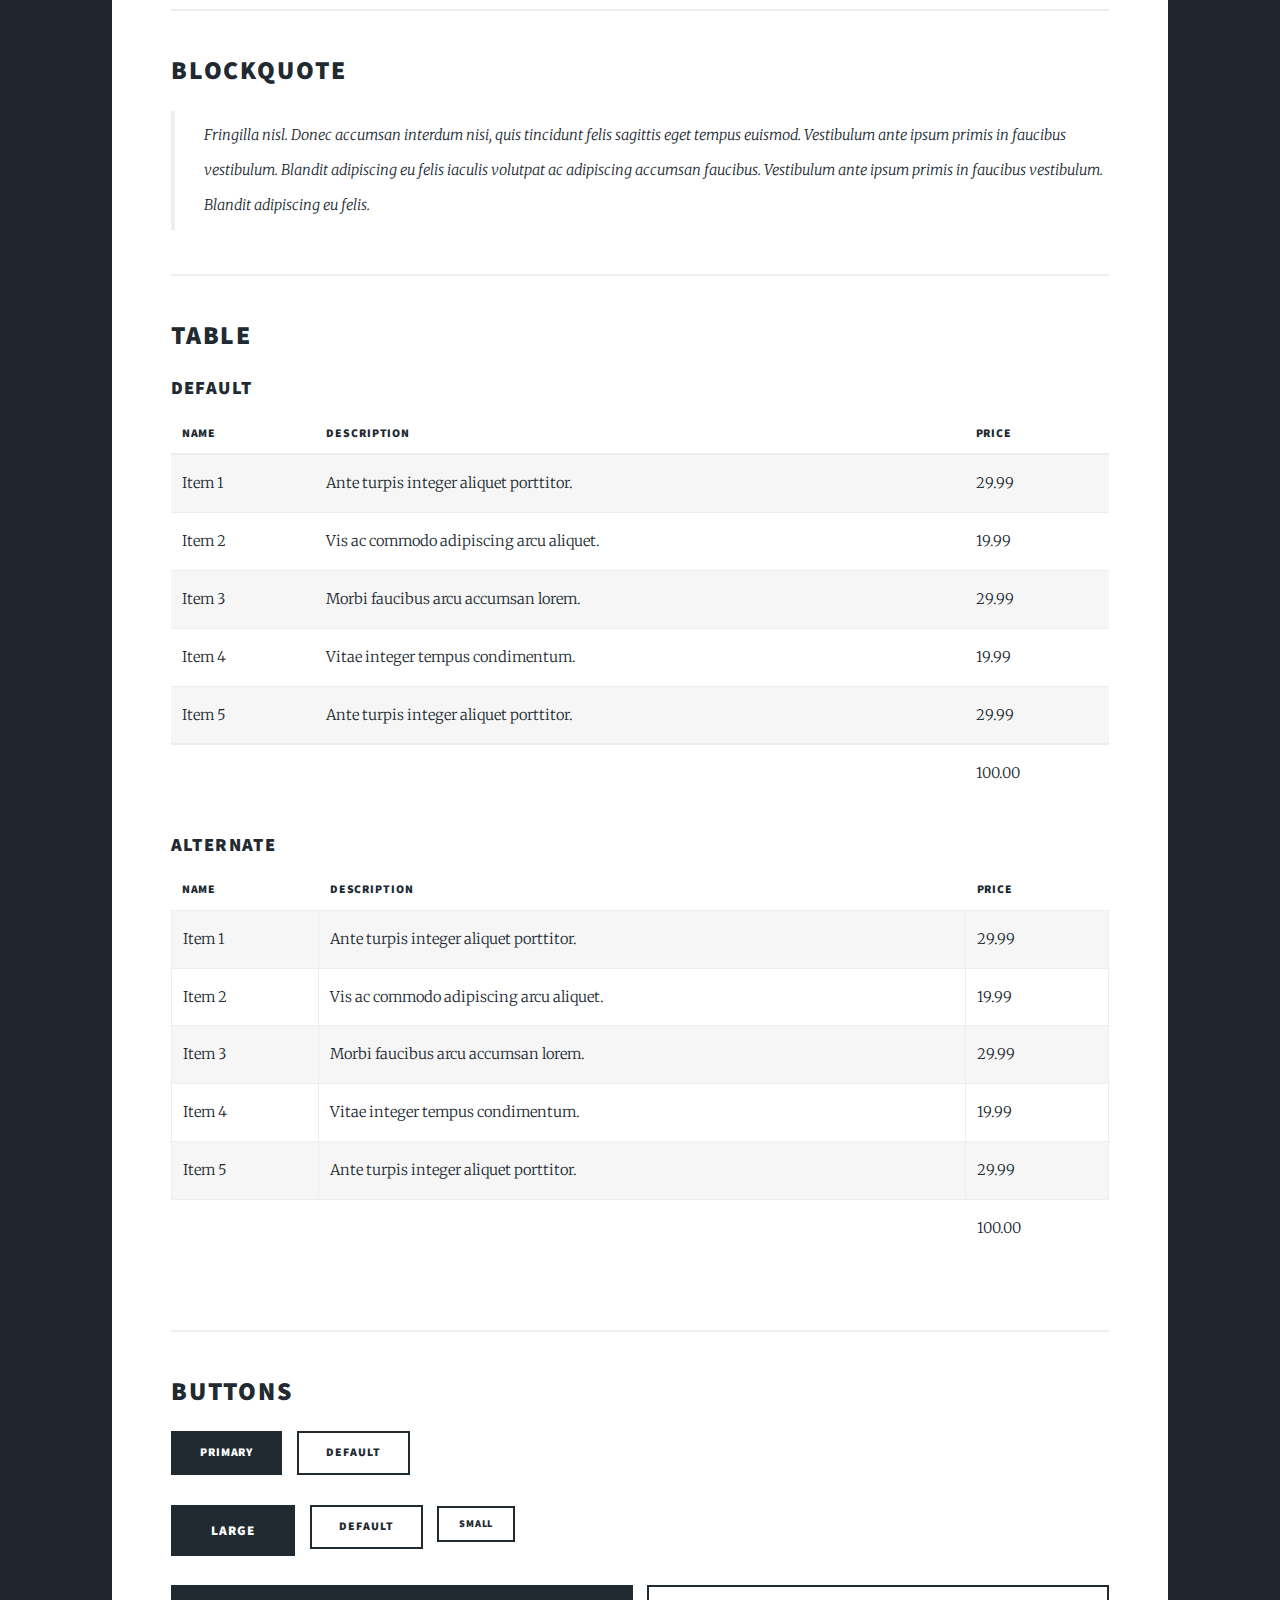
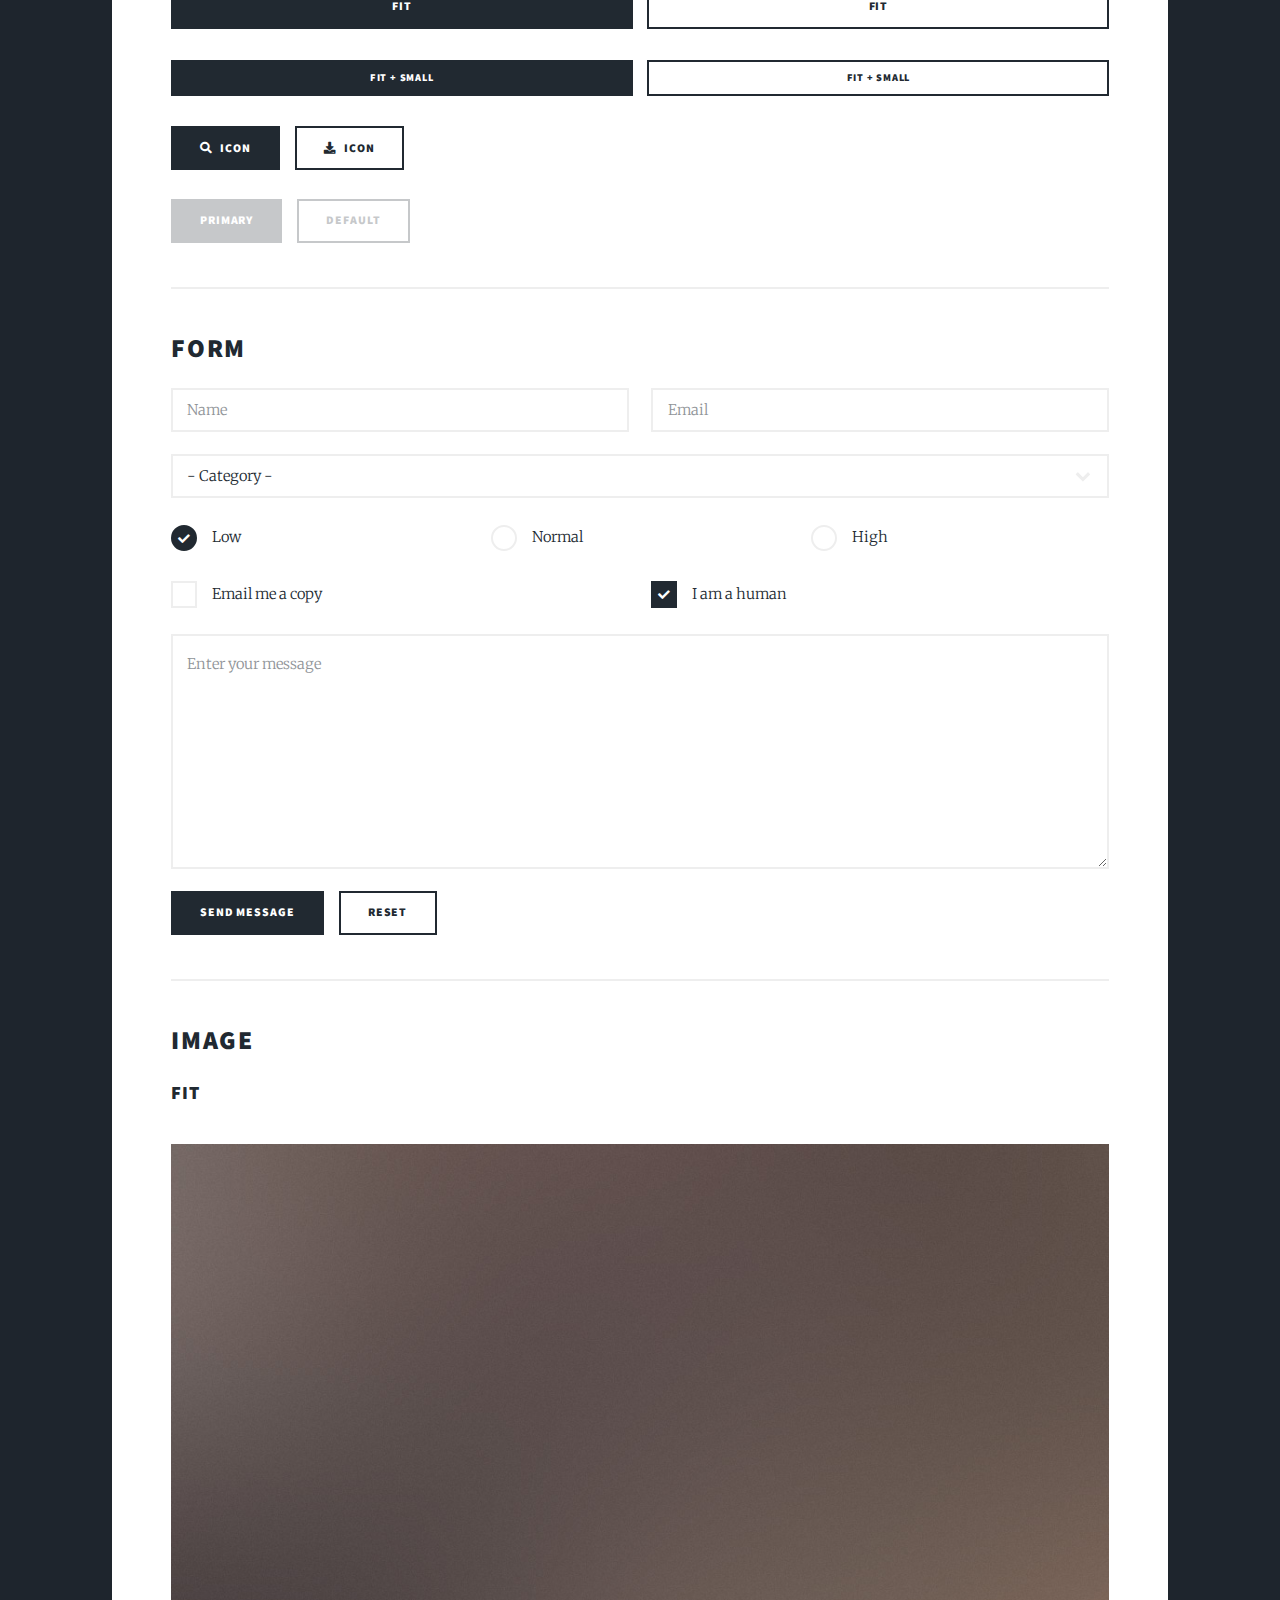
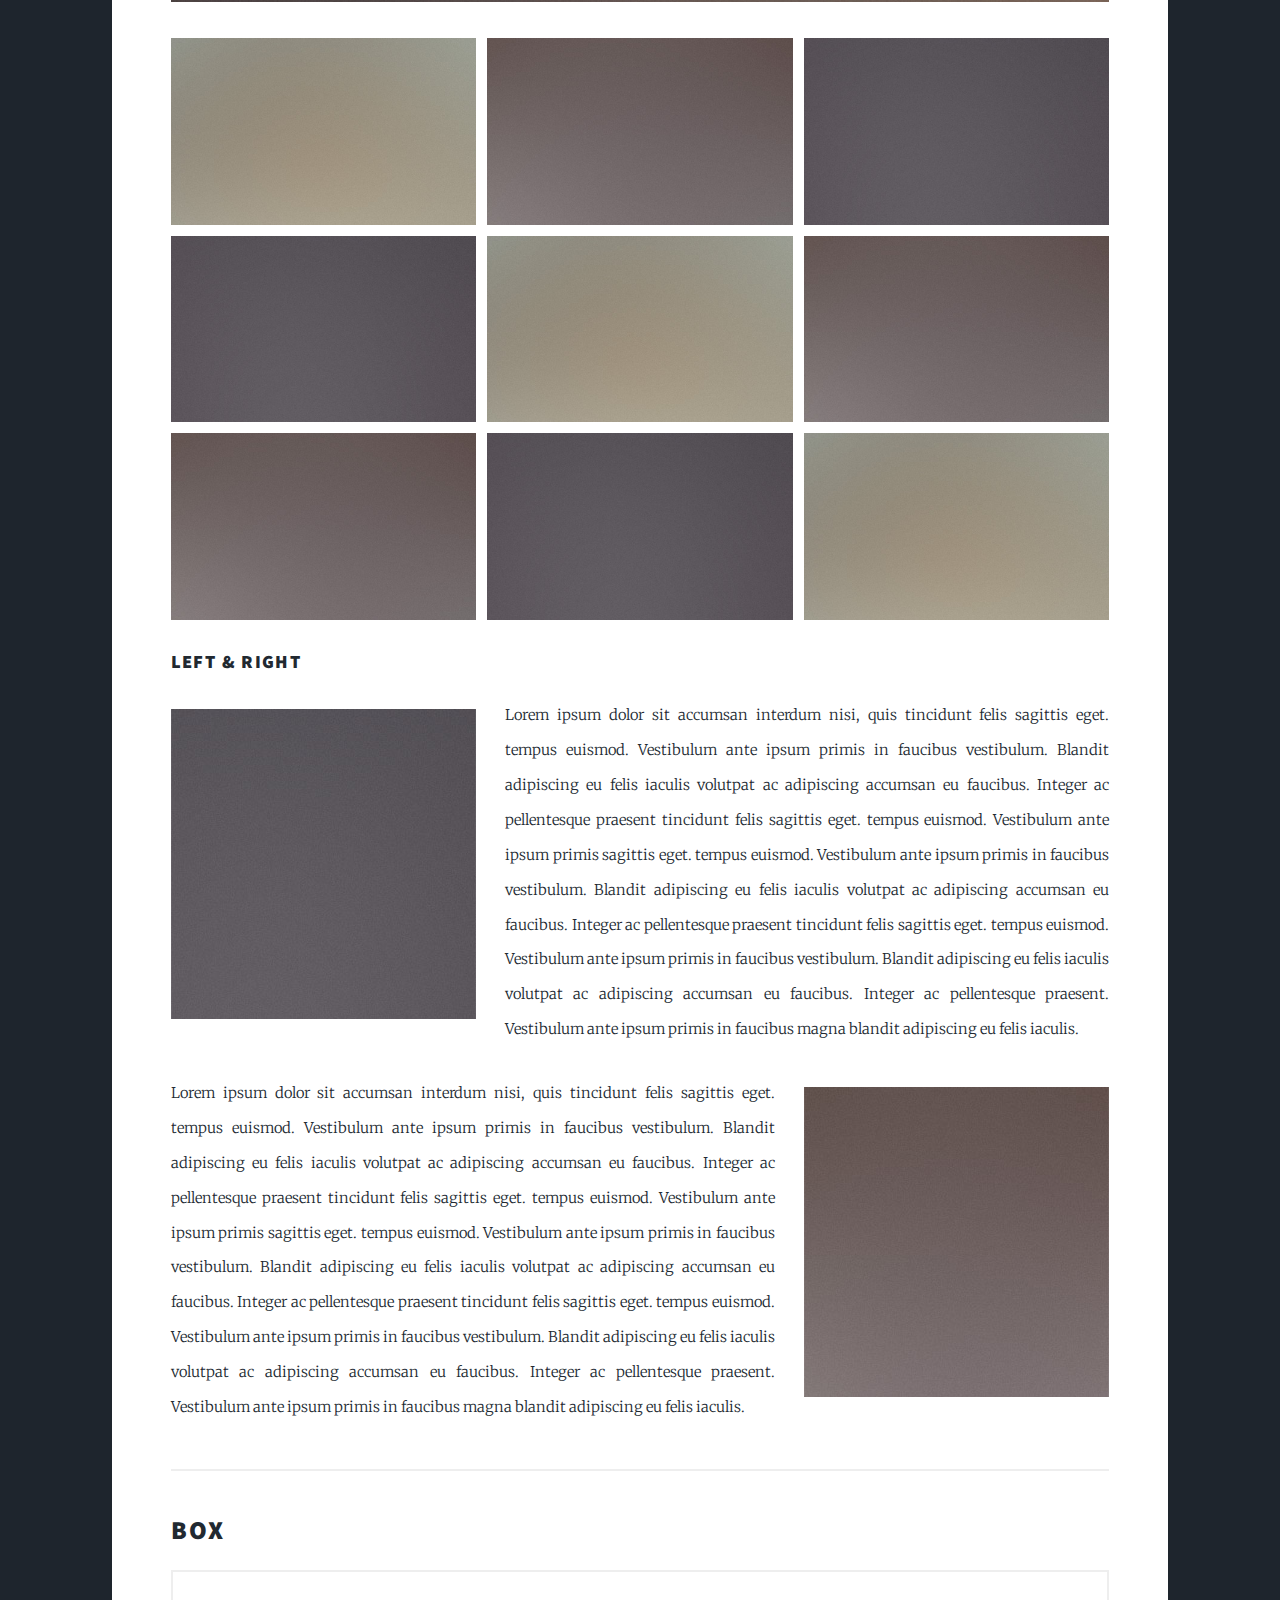
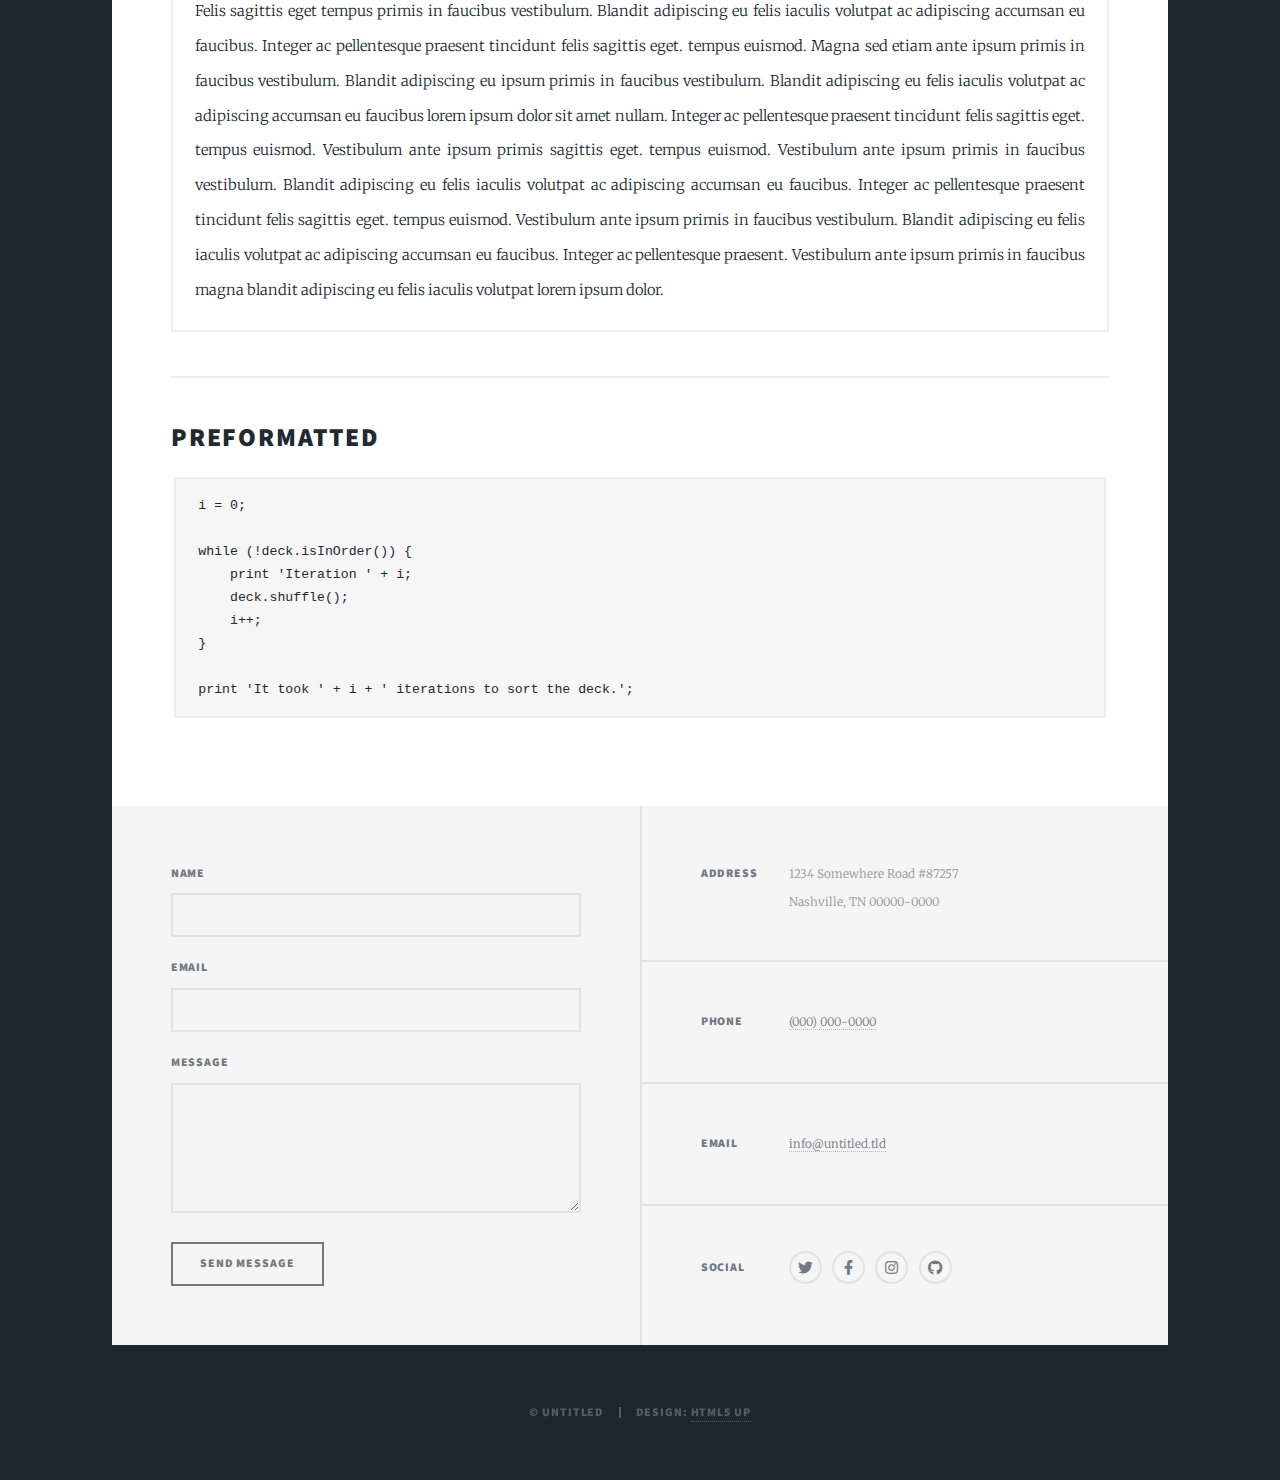
<file: elements.html>
<!DOCTYPE HTML>
<!--
	Massively by HTML5 UP
	html5up.net | @ajlkn
	Free for personal and commercial use under the CCA 3.0 license (html5up.net/license)
-->
<html>
	<head>
		<title>Elements Reference - Massively by HTML5 UP</title>
		<meta charset="utf-8" />
		<meta name="viewport" content="width=device-width, initial-scale=1, user-scalable=no" />
		<link rel="stylesheet" href="assets/css/main.css" />
		<noscript><link rel="stylesheet" href="assets/css/noscript.css" /></noscript>
	</head>
	<body class="is-preload">

		<!-- Wrapper -->
			<div id="wrapper">

				<!-- Header -->
					<header id="header">
						
					</header>

				<!-- Nav -->
					<nav id="nav">
						<ul class="links">
							<li><a href="index.html">Resume</a></li>
							<li><a href="Projects.html">Projects</a></li>
							<li class="active"><a href="elements.html">Projects Blog</a></li>
						</ul>
						<ul class="icons">
							<li><a href="https://www.linkedin.com/in/lucia-gege-amimeche-156b101a6/" class="icon brands alt fa-linkedin"><span class="label">Linkedin</span></a></li>
							<li><a href="https://github.com/lucia1109" class="icon brands alt fa-github"><span class="label">GitHub</span></a></li>
						</ul>
					</nav>

				<!-- Main -->
					<div id="main">

						<!-- Post -->
							<section class="post">
								<header class="major">
									<h1>Elements<br />
									Reference</h1>
								</header>

								<!-- Text stuff -->
									<h2>Text</h2>
									<p>This is <b>bold</b> and this is <strong>strong</strong>. This is <i>italic</i> and this is <em>emphasized</em>.
									This is <sup>superscript</sup> text and this is <sub>subscript</sub> text.
									This is <u>underlined</u> and this is code: <code>for (;;) { ... }</code>.
									Finally, this is a <a href="#">link</a>.</p>
									<hr />
									<h2>Heading Level 2</h2>
									<h3>Heading Level 3</h3>
									<h4>Heading Level 4</h4>
									<h5>Heading Level 5</h5>
									<h6>Heading Level 6</h6>
									<hr />
									<header>
										<h2>Heading with a Subtitle</h2>
										<p>Lorem ipsum dolor sit amet nullam id egestas urna aliquam</p>
									</header>
									<p>Nunc lacinia ante nunc ac lobortis. Interdum adipiscing gravida odio porttitor sem non mi integer non faucibus ornare mi ut ante amet placerat aliquet. Volutpat eu sed ante lacinia sapien lorem accumsan varius montes viverra nibh in adipiscing blandit tempus accumsan.</p>
									<header>
										<h3>Heading with a Subtitle</h3>
										<p>Lorem ipsum dolor sit amet nullam id egestas urna aliquam</p>
									</header>
									<p>Nunc lacinia ante nunc ac lobortis. Interdum adipiscing gravida odio porttitor sem non mi integer non faucibus ornare mi ut ante amet placerat aliquet. Volutpat eu sed ante lacinia sapien lorem accumsan varius montes viverra nibh in adipiscing blandit tempus accumsan.</p>
									<header>
										<h4>Heading with a Subtitle</h4>
										<p>Lorem ipsum dolor sit amet nullam id egestas urna aliquam</p>
									</header>
									<p>Nunc lacinia ante nunc ac lobortis. Interdum adipiscing gravida odio porttitor sem non mi integer non faucibus ornare mi ut ante amet placerat aliquet. Volutpat eu sed ante lacinia sapien lorem accumsan varius montes viverra nibh in adipiscing blandit tempus accumsan.</p>

									<hr />

								<!-- Lists -->
									<h2>Lists</h2>
									<div class="row">
										<div class="col-6 col-12-small">

											<h3>Unordered</h3>
											<ul>
												<li>Dolor pulvinar etiam.</li>
												<li>Sagittis lorem eleifend.</li>
												<li>Felis feugiat dolore viverra.</li>
												<li>Dolor pulvinar etiam.</li>
											</ul>

											<h3>Alternate</h3>
											<ul class="alt">
												<li>Dolor pulvinar etiam etiam.</li>
												<li>Sagittis adipiscing eleifend.</li>
												<li>Felis enim dolore viverra.</li>
												<li>Dolor pulvinar etiam etiam.</li>
											</ul>

										</div>
										<div class="col-6 col-12-small">

											<h3>Ordered</h3>
											<ol>
												<li>Dolor pulvinar etiam.</li>
												<li>Etiam vel felis at viverra.</li>
												<li>Felis enim feugiat magna.</li>
												<li>Etiam vel felis nullam.</li>
												<li>Felis enim et tempus.</li>
											</ol>

											<h3>Icons</h3>
											<ul class="icons">
												<li><a href="#" class="icon brands fa-twitter"><span class="label">Twitter</span></a></li>
												<li><a href="#" class="icon brands fa-facebook-f"><span class="label">Facebook</span></a></li>
												<li><a href="#" class="icon brands fa-instagram"><span class="label">Instagram</span></a></li>
												<li><a href="#" class="icon brands fa-github"><span class="label">Github</span></a></li>
												<li><a href="#" class="icon brands fa-dribbble"><span class="label">Dribbble</span></a></li>
											</ul>
											<ul class="icons alt">
												<li><a href="#" class="icon brands alt fa-twitter"><span class="label">Twitter</span></a></li>
												<li><a href="#" class="icon brands alt fa-facebook-f"><span class="label">Facebook</span></a></li>
												<li><a href="#" class="icon brands alt fa-instagram"><span class="label">Instagram</span></a></li>
												<li><a href="#" class="icon brands alt fa-github"><span class="label">Github</span></a></li>
												<li><a href="#" class="icon brands alt fa-dribbble"><span class="label">Dribbble</span></a></li>
											</ul>

										</div>
									</div>
									<h3>Definition</h3>
									<dl>
										<dt>Item 1</dt>
										<dd>
											<p>Lorem ipsum dolor vestibulum ante ipsum primis in faucibus vestibulum. Blandit adipiscing eu felis iaculis volutpat ac adipiscing accumsan eu faucibus. Integer ac pellentesque praesent.</p>
										</dd>
										<dt>Item 2</dt>
										<dd>
											<p>Lorem ipsum dolor vestibulum ante ipsum primis in faucibus vestibulum. Blandit adipiscing eu felis iaculis volutpat ac adipiscing accumsan eu faucibus. Integer ac pellentesque praesent.</p>
										</dd>
										<dt>Item 3</dt>
										<dd>
											<p>Lorem ipsum dolor vestibulum ante ipsum primis in faucibus vestibulum. Blandit adipiscing eu felis iaculis volutpat ac adipiscing accumsan eu faucibus. Integer ac pellentesque praesent.</p>
										</dd>
									</dl>

									<h3>Actions</h3>
									<ul class="actions">
										<li><a href="#" class="button primary">Primary</a></li>
										<li><a href="#" class="button">Default</a></li>
									</ul>
									<ul class="actions small">
										<li><a href="#" class="button primary small">Small</a></li>
										<li><a href="#" class="button small">Small</a></li>
									</ul>
									<div class="row">
										<div class="col-6 col-12-small">
											<ul class="actions stacked">
												<li><a href="#" class="button primary">Default</a></li>
												<li><a href="#" class="button">Default</a></li>
											</ul>
										</div>
										<div class="col-6 col-12-small">
											<ul class="actions stacked">
												<li><a href="#" class="button primary small">Small</a></li>
												<li><a href="#" class="button small">Small</a></li>
											</ul>
										</div>
									</div>
									<div class="row">
										<div class="col-6 col-12-small">
											<ul class="actions stacked">
												<li><a href="#" class="button primary fit">Default</a></li>
												<li><a href="#" class="button fit">Default</a></li>
											</ul>
										</div>
										<div class="col-6 col-12-small">
											<ul class="actions stacked">
												<li><a href="#" class="button primary small fit">Small</a></li>
												<li><a href="#" class="button small fit">Small</a></li>
											</ul>
										</div>
									</div>

									<hr />

								<!-- Blockquote -->
									<h2>Blockquote</h2>
									<blockquote>Fringilla nisl. Donec accumsan interdum nisi, quis tincidunt felis sagittis eget tempus euismod. Vestibulum ante ipsum primis in faucibus vestibulum. Blandit adipiscing eu felis iaculis volutpat ac adipiscing accumsan faucibus. Vestibulum ante ipsum primis in faucibus vestibulum. Blandit adipiscing eu felis.</blockquote>

									<hr />

								<!-- Table -->
									<h2>Table</h2>

									<h3>Default</h3>
									<div class="table-wrapper">
										<table>
											<thead>
												<tr>
													<th>Name</th>
													<th>Description</th>
													<th>Price</th>
												</tr>
											</thead>
											<tbody>
												<tr>
													<td>Item 1</td>
													<td>Ante turpis integer aliquet porttitor.</td>
													<td>29.99</td>
												</tr>
												<tr>
													<td>Item 2</td>
													<td>Vis ac commodo adipiscing arcu aliquet.</td>
													<td>19.99</td>
												</tr>
												<tr>
													<td>Item 3</td>
													<td> Morbi faucibus arcu accumsan lorem.</td>
													<td>29.99</td>
												</tr>
												<tr>
													<td>Item 4</td>
													<td>Vitae integer tempus condimentum.</td>
													<td>19.99</td>
												</tr>
												<tr>
													<td>Item 5</td>
													<td>Ante turpis integer aliquet porttitor.</td>
													<td>29.99</td>
												</tr>
											</tbody>
											<tfoot>
												<tr>
													<td colspan="2"></td>
													<td>100.00</td>
												</tr>
											</tfoot>
										</table>
									</div>

									<h3>Alternate</h3>
									<div class="table-wrapper">
										<table class="alt">
											<thead>
												<tr>
													<th>Name</th>
													<th>Description</th>
													<th>Price</th>
												</tr>
											</thead>
											<tbody>
												<tr>
													<td>Item 1</td>
													<td>Ante turpis integer aliquet porttitor.</td>
													<td>29.99</td>
												</tr>
												<tr>
													<td>Item 2</td>
													<td>Vis ac commodo adipiscing arcu aliquet.</td>
													<td>19.99</td>
												</tr>
												<tr>
													<td>Item 3</td>
													<td> Morbi faucibus arcu accumsan lorem.</td>
													<td>29.99</td>
												</tr>
												<tr>
													<td>Item 4</td>
													<td>Vitae integer tempus condimentum.</td>
													<td>19.99</td>
												</tr>
												<tr>
													<td>Item 5</td>
													<td>Ante turpis integer aliquet porttitor.</td>
													<td>29.99</td>
												</tr>
											</tbody>
											<tfoot>
												<tr>
													<td colspan="2"></td>
													<td>100.00</td>
												</tr>
											</tfoot>
										</table>
									</div>

									<hr />

								<!-- Buttons -->
									<h2>Buttons</h2>
									<ul class="actions">
										<li><a href="#" class="button primary">Primary</a></li>
										<li><a href="#" class="button">Default</a></li>
									</ul>
									<ul class="actions">
										<li><a href="#" class="button primary large">Large</a></li>
										<li><a href="#" class="button">Default</a></li>
										<li><a href="#" class="button small">Small</a></li>
									</ul>
									<ul class="actions fit">
										<li><a href="#" class="button primary fit">Fit</a></li>
										<li><a href="#" class="button fit">Fit</a></li>
									</ul>
									<ul class="actions fit small">
										<li><a href="#" class="button primary fit small">Fit + Small</a></li>
										<li><a href="#" class="button fit small">Fit + Small</a></li>
									</ul>
									<ul class="actions">
										<li><a href="#" class="button primary icon solid fa-search">Icon</a></li>
										<li><a href="#" class="button icon solid fa-download">Icon</a></li>
									</ul>
									<ul class="actions">
										<li><span class="button primary disabled">Primary</span></li>
										<li><span class="button disabled">Default</span></li>
									</ul>

									<hr />

								<!-- Form -->
									<h2>Form</h2>

									<form method="post" action="#">
										<div class="row gtr-uniform">
											<div class="col-6 col-12-xsmall">
												<input type="text" name="demo-name" id="demo-name" value="" placeholder="Name" />
											</div>
											<div class="col-6 col-12-xsmall">
												<input type="email" name="demo-email" id="demo-email" value="" placeholder="Email" />
											</div>
											<!-- Break -->
											<div class="col-12">
												<select name="demo-category" id="demo-category">
													<option value="">- Category -</option>
													<option value="1">Manufacturing</option>
													<option value="1">Shipping</option>
													<option value="1">Administration</option>
													<option value="1">Human Resources</option>
												</select>
											</div>
											<!-- Break -->
											<div class="col-4 col-12-small">
												<input type="radio" id="demo-priority-low" name="demo-priority" checked>
												<label for="demo-priority-low">Low</label>
											</div>
											<div class="col-4 col-12-small">
												<input type="radio" id="demo-priority-normal" name="demo-priority">
												<label for="demo-priority-normal">Normal</label>
											</div>
											<div class="col-4 col-12-small">
												<input type="radio" id="demo-priority-high" name="demo-priority">
												<label for="demo-priority-high">High</label>
											</div>
											<!-- Break -->
											<div class="col-6 col-12-small">
												<input type="checkbox" id="demo-copy" name="demo-copy">
												<label for="demo-copy">Email me a copy</label>
											</div>
											<div class="col-6 col-12-small">
												<input type="checkbox" id="demo-human" name="demo-human" checked>
												<label for="demo-human">I am a human</label>
											</div>
											<!-- Break -->
											<div class="col-12">
												<textarea name="demo-message" id="demo-message" placeholder="Enter your message" rows="6"></textarea>
											</div>
											<!-- Break -->
											<div class="col-12">
												<ul class="actions">
													<li><input type="submit" value="Send Message" class="primary" /></li>
													<li><input type="reset" value="Reset" /></li>
												</ul>
											</div>
										</div>
									</form>

									<hr />

								<!-- Image -->
									<h2>Image</h2>

									<h3>Fit</h3>
									<span class="image fit"><img src="images/pic01.jpg" alt="" /></span>
									<div class="box alt">
										<div class="row gtr-50 gtr-uniform">
											<div class="col-4"><span class="image fit"><img src="images/pic02.jpg" alt="" /></span></div>
											<div class="col-4"><span class="image fit"><img src="images/pic03.jpg" alt="" /></span></div>
											<div class="col-4"><span class="image fit"><img src="images/pic04.jpg" alt="" /></span></div>
											<!-- Break -->
											<div class="col-4"><span class="image fit"><img src="images/pic04.jpg" alt="" /></span></div>
											<div class="col-4"><span class="image fit"><img src="images/pic02.jpg" alt="" /></span></div>
											<div class="col-4"><span class="image fit"><img src="images/pic03.jpg" alt="" /></span></div>
											<!-- Break -->
											<div class="col-4"><span class="image fit"><img src="images/pic03.jpg" alt="" /></span></div>
											<div class="col-4"><span class="image fit"><img src="images/pic04.jpg" alt="" /></span></div>
											<div class="col-4"><span class="image fit"><img src="images/pic02.jpg" alt="" /></span></div>
										</div>
									</div>

									<h3>Left &amp; Right</h3>
									<p><span class="image left"><img src="images/pic08.jpg" alt="" /></span>Lorem ipsum dolor sit accumsan interdum nisi, quis tincidunt felis sagittis eget. tempus euismod. Vestibulum ante ipsum primis in faucibus vestibulum. Blandit adipiscing eu felis iaculis volutpat ac adipiscing accumsan eu faucibus. Integer ac pellentesque praesent tincidunt felis sagittis eget. tempus euismod. Vestibulum ante ipsum primis sagittis eget. tempus euismod. Vestibulum ante ipsum primis in faucibus vestibulum. Blandit adipiscing eu felis iaculis volutpat ac adipiscing accumsan eu faucibus. Integer ac pellentesque praesent tincidunt felis sagittis eget. tempus euismod. Vestibulum ante ipsum primis in faucibus vestibulum. Blandit adipiscing eu felis iaculis volutpat ac adipiscing accumsan eu faucibus. Integer ac pellentesque praesent. Vestibulum ante ipsum primis in faucibus magna blandit adipiscing eu felis iaculis.</p>
									<p><span class="image right"><img src="images/pic09.jpg" alt="" /></span>Lorem ipsum dolor sit accumsan interdum nisi, quis tincidunt felis sagittis eget. tempus euismod. Vestibulum ante ipsum primis in faucibus vestibulum. Blandit adipiscing eu felis iaculis volutpat ac adipiscing accumsan eu faucibus. Integer ac pellentesque praesent tincidunt felis sagittis eget. tempus euismod. Vestibulum ante ipsum primis sagittis eget. tempus euismod. Vestibulum ante ipsum primis in faucibus vestibulum. Blandit adipiscing eu felis iaculis volutpat ac adipiscing accumsan eu faucibus. Integer ac pellentesque praesent tincidunt felis sagittis eget. tempus euismod. Vestibulum ante ipsum primis in faucibus vestibulum. Blandit adipiscing eu felis iaculis volutpat ac adipiscing accumsan eu faucibus. Integer ac pellentesque praesent. Vestibulum ante ipsum primis in faucibus magna blandit adipiscing eu felis iaculis.</p>

									<hr />

								<!-- Box -->
									<h2>Box</h2>
									<div class="box">
										<p>Felis sagittis eget tempus primis in faucibus vestibulum. Blandit adipiscing eu felis iaculis volutpat ac adipiscing accumsan eu faucibus. Integer ac pellentesque praesent tincidunt felis sagittis eget. tempus euismod. Magna sed etiam ante ipsum primis in faucibus vestibulum. Blandit adipiscing eu ipsum primis in faucibus vestibulum. Blandit adipiscing eu felis iaculis volutpat ac adipiscing accumsan eu faucibus lorem ipsum dolor sit amet nullam. Integer ac pellentesque praesent tincidunt felis sagittis eget. tempus euismod. Vestibulum ante ipsum primis sagittis eget. tempus euismod. Vestibulum ante ipsum primis in faucibus vestibulum. Blandit adipiscing eu felis iaculis volutpat ac adipiscing accumsan eu faucibus. Integer ac pellentesque praesent tincidunt felis sagittis eget. tempus euismod. Vestibulum ante ipsum primis in faucibus vestibulum. Blandit adipiscing eu felis iaculis volutpat ac adipiscing accumsan eu faucibus. Integer ac pellentesque praesent. Vestibulum ante ipsum primis in faucibus magna blandit adipiscing eu felis iaculis volutpat lorem ipsum dolor.</p>
									</div>

									<hr />

								<!-- Preformatted Code -->
									<h2>Preformatted</h2>
									<pre><code>i = 0;

while (!deck.isInOrder()) {
    print 'Iteration ' + i;
    deck.shuffle();
    i++;
}

print 'It took ' + i + ' iterations to sort the deck.';
</code></pre>

							</section>

					</div>

				<!-- Footer -->
					<footer id="footer">
						<section>
							<form method="post" action="#">
								<div class="fields">
									<div class="field">
										<label for="name">Name</label>
										<input type="text" name="name" id="name" />
									</div>
									<div class="field">
										<label for="email">Email</label>
										<input type="text" name="email" id="email" />
									</div>
									<div class="field">
										<label for="message">Message</label>
										<textarea name="message" id="message" rows="3"></textarea>
									</div>
								</div>
								<ul class="actions">
									<li><input type="submit" value="Send Message" /></li>
								</ul>
							</form>
						</section>
						<section class="split contact">
							<section class="alt">
								<h3>Address</h3>
								<p>1234 Somewhere Road #87257<br />
								Nashville, TN 00000-0000</p>
							</section>
							<section>
								<h3>Phone</h3>
								<p><a href="#">(000) 000-0000</a></p>
							</section>
							<section>
								<h3>Email</h3>
								<p><a href="#">info@untitled.tld</a></p>
							</section>
							<section>
								<h3>Social</h3>
								<ul class="icons alt">
									<li><a href="#" class="icon brands alt fa-twitter"><span class="label">Twitter</span></a></li>
									<li><a href="#" class="icon brands alt fa-facebook-f"><span class="label">Facebook</span></a></li>
									<li><a href="#" class="icon brands alt fa-instagram"><span class="label">Instagram</span></a></li>
									<li><a href="#" class="icon brands alt fa-github"><span class="label">GitHub</span></a></li>
								</ul>
							</section>
						</section>
					</footer>

				<!-- Copyright -->
					<div id="copyright">
						<ul><li>&copy; Untitled</li><li>Design: <a href="https://html5up.net">HTML5 UP</a></li></ul>
					</div>

			</div>

		<!-- Scripts -->
			<script src="assets/js/jquery.min.js"></script>
			<script src="assets/js/jquery.scrollex.min.js"></script>
			<script src="assets/js/jquery.scrolly.min.js"></script>
			<script src="assets/js/browser.min.js"></script>
			<script src="assets/js/breakpoints.min.js"></script>
			<script src="assets/js/util.js"></script>
			<script src="assets/js/main.js"></script>

	</body>
</html>
</file>
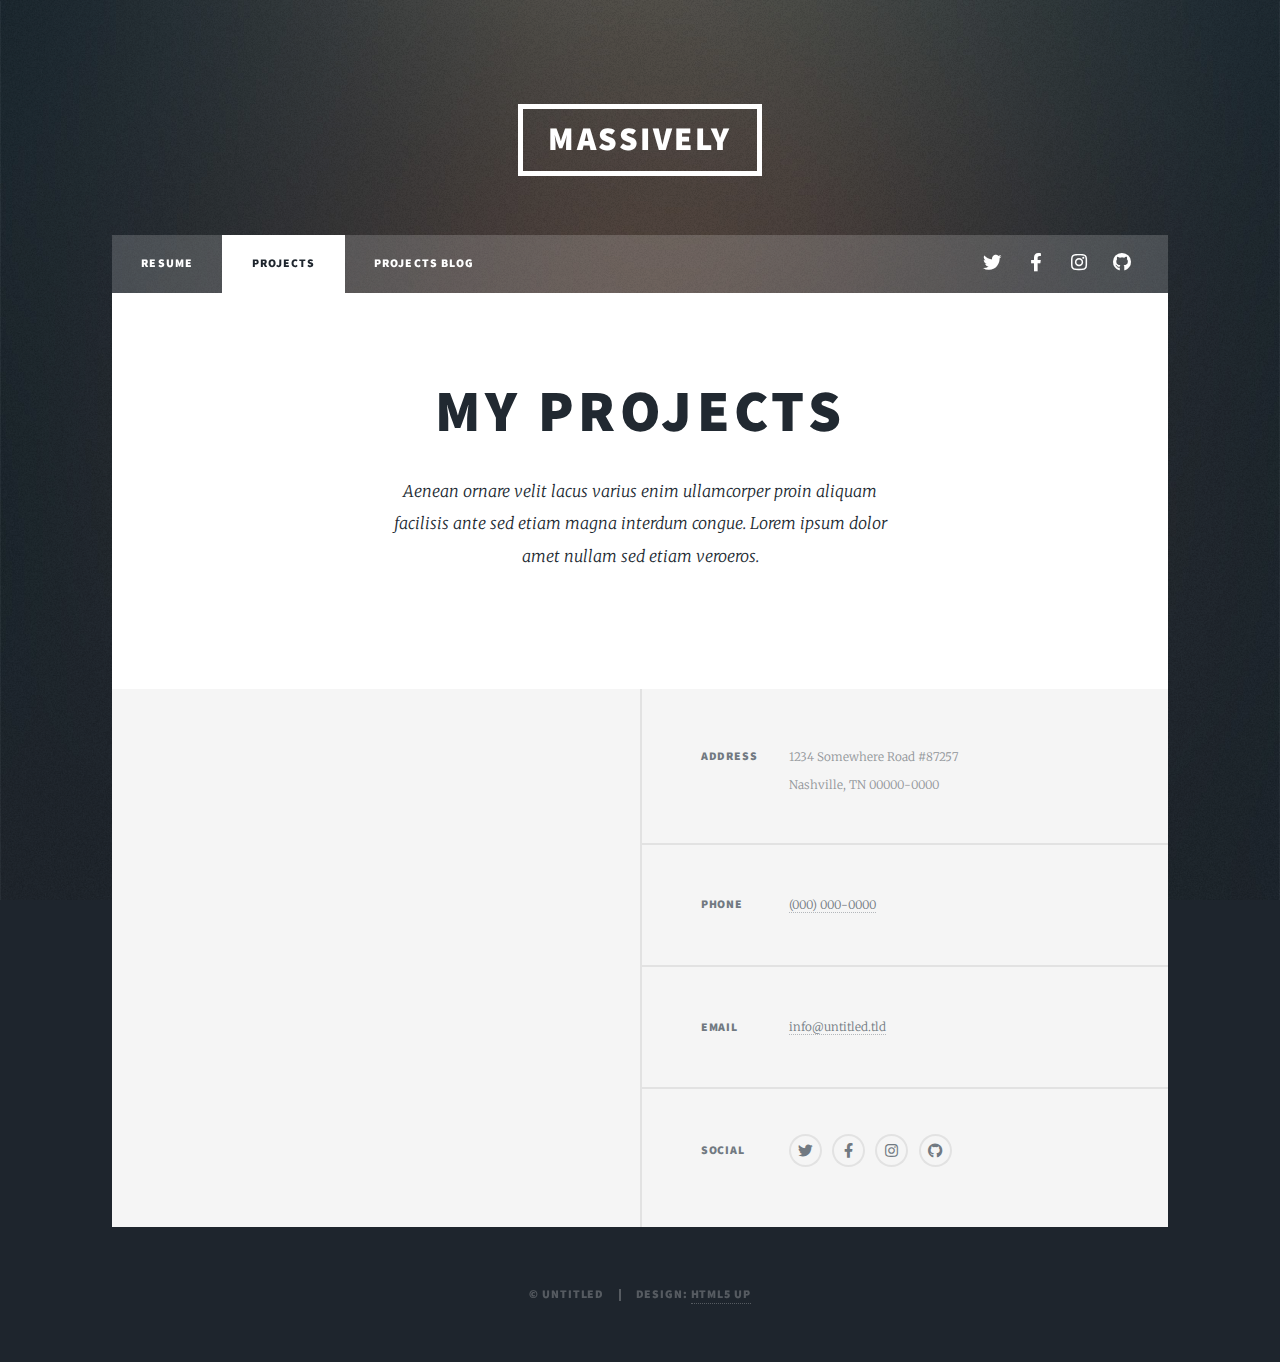
<file: generic.html>
<!DOCTYPE HTML>
<!--
	Massively by HTML5 UP
	html5up.net | @ajlkn
	Free for personal and commercial use under the CCA 3.0 license (html5up.net/license)
-->
<html>
	<head>
		<title>Generic Page - Massively by HTML5 UP</title>
		<meta charset="utf-8" />
		<meta name="viewport" content="width=device-width, initial-scale=1, user-scalable=no" />
		<link rel="stylesheet" href="assets/css/main.css" />
		<noscript><link rel="stylesheet" href="assets/css/noscript.css" /></noscript>
	</head>
	<body class="is-preload">

		<!-- Wrapper -->
			<div id="wrapper">

				<!-- Header -->
					<header id="header">
						<a href="index.html" class="logo">Massively</a>
					</header>

				<!-- Nav -->
					<nav id="nav">
						<ul class="links">
							<li><a href="index.html">Resume</a></li>
							<li class="active"><a href="Projects.html">Projects</a></li>
							<li><a href="elements.html">Projects blog</a></li>
						</ul>
						<ul class="icons">
							<li><a href="#" class="icon brands fa-twitter"><span class="label">Twitter</span></a></li>
							<li><a href="#" class="icon brands fa-facebook-f"><span class="label">Facebook</span></a></li>
							<li><a href="#" class="icon brands fa-instagram"><span class="label">Instagram</span></a></li>
							<li><a href="#" class="icon brands fa-github"><span class="label">GitHub</span></a></li>
						</ul>
					</nav>

				<!-- Main -->
					<div id="main">

						<!-- Post -->
							<section class="post">
								<header class="major">
									
									<h1>MY PROJECTS</h1>
									<p>Aenean ornare velit lacus varius enim ullamcorper proin aliquam<br />
									facilisis ante sed etiam magna interdum congue. Lorem ipsum dolor<br />
									amet nullam sed etiam veroeros.</p>
								</header>
								</section>

					</div>

				<!-- Footer -->
					<footer id="footer">
						<section>
							
						</section>
						<section class="split contact">
							<section class="alt">
								<h3>Address</h3>
								<p>1234 Somewhere Road #87257<br />
								Nashville, TN 00000-0000</p>
							</section>
							<section>
								<h3>Phone</h3>
								<p><a href="#">(000) 000-0000</a></p>
							</section>
							<section>
								<h3>Email</h3>
								<p><a href="#">info@untitled.tld</a></p>
							</section>
							<section>
								<h3>Social</h3>
								<ul class="icons alt">
									<li><a href="#" class="icon brands alt fa-twitter"><span class="label">Twitter</span></a></li>
									<li><a href="#" class="icon brands alt fa-facebook-f"><span class="label">Facebook</span></a></li>
									<li><a href="#" class="icon brands alt fa-instagram"><span class="label">Instagram</span></a></li>
									<li><a href="#" class="icon brands alt fa-github"><span class="label">GitHub</span></a></li>
								</ul>
							</section>
						</section>
					</footer>

				<!-- Copyright -->
					<div id="copyright">
						<ul><li>&copy; Untitled</li><li>Design: <a href="https://html5up.net">HTML5 UP</a></li></ul>
					</div>

			</div>

		<!-- Scripts -->
			<script src="assets/js/jquery.min.js"></script>
			<script src="assets/js/jquery.scrollex.min.js"></script>
			<script src="assets/js/jquery.scrolly.min.js"></script>
			<script src="assets/js/browser.min.js"></script>
			<script src="assets/js/breakpoints.min.js"></script>
			<script src="assets/js/util.js"></script>
			<script src="assets/js/main.js"></script>

	</body>
</html>
</file>
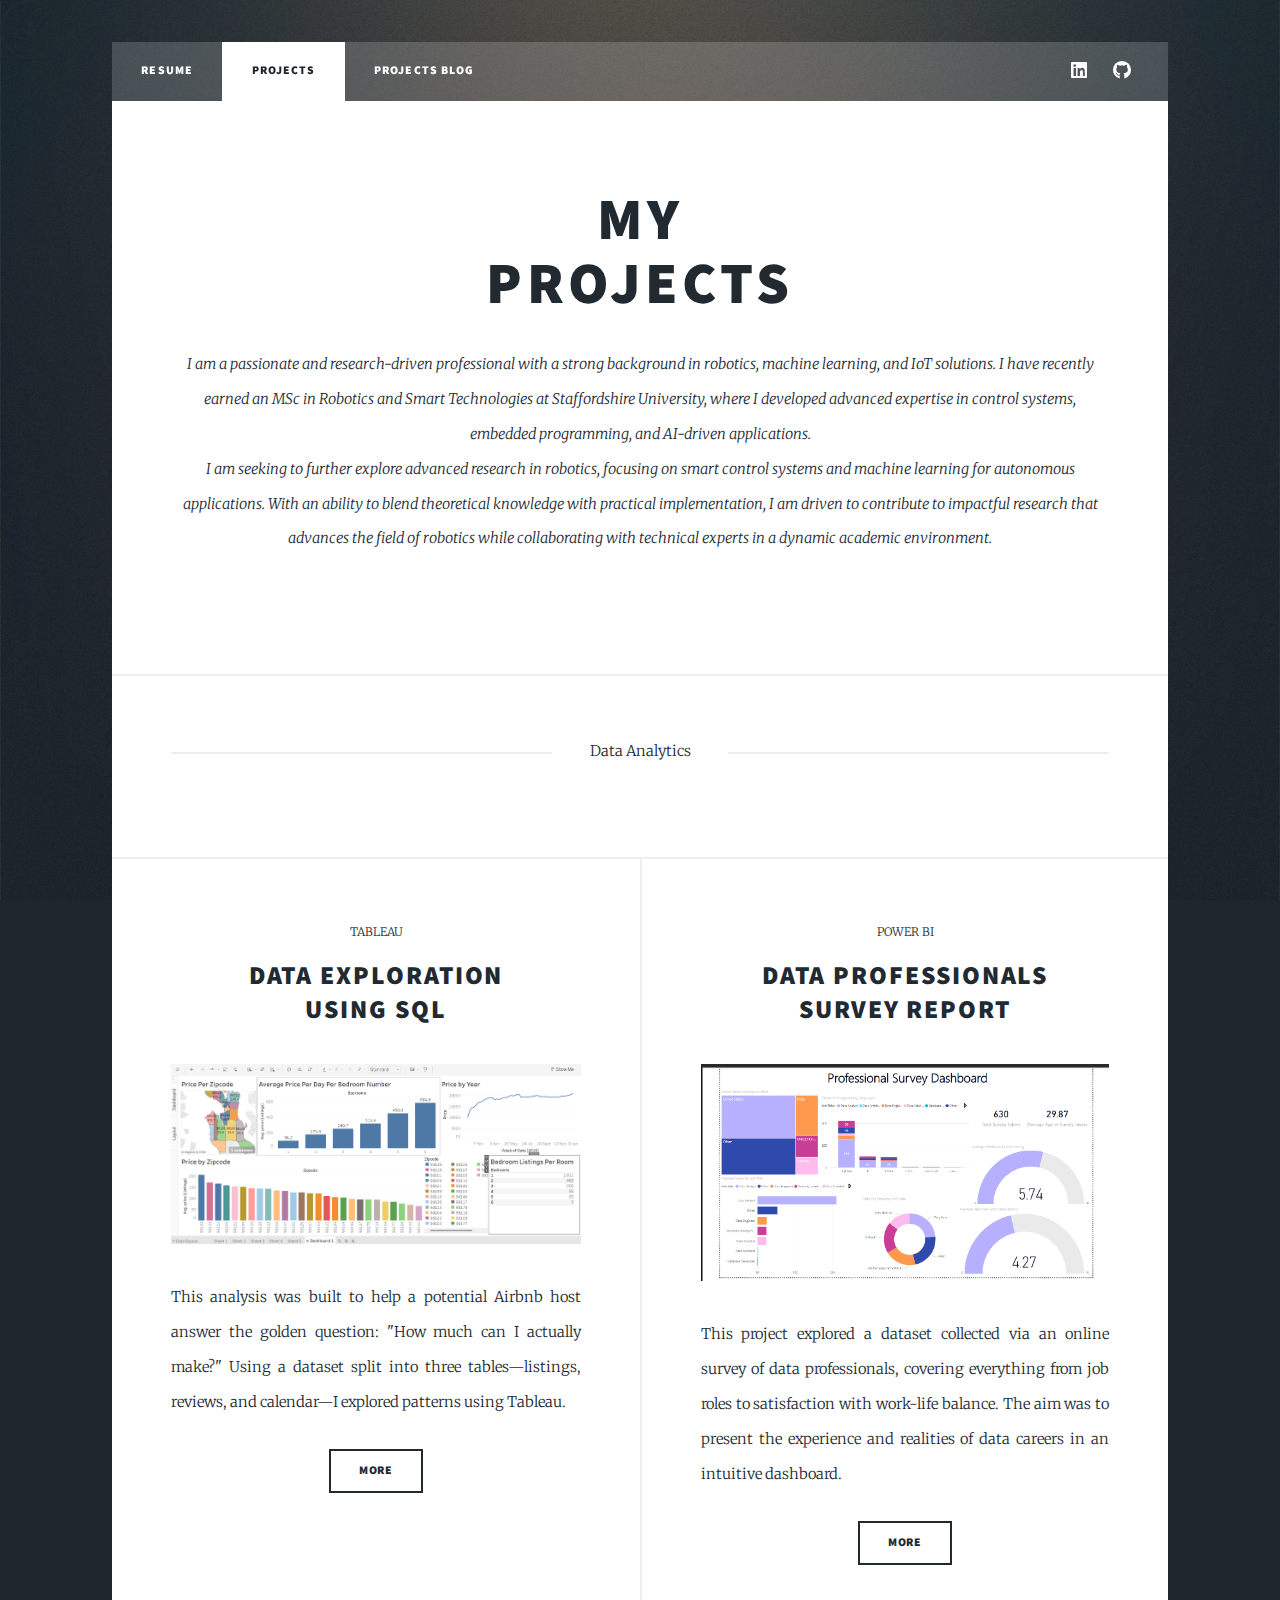
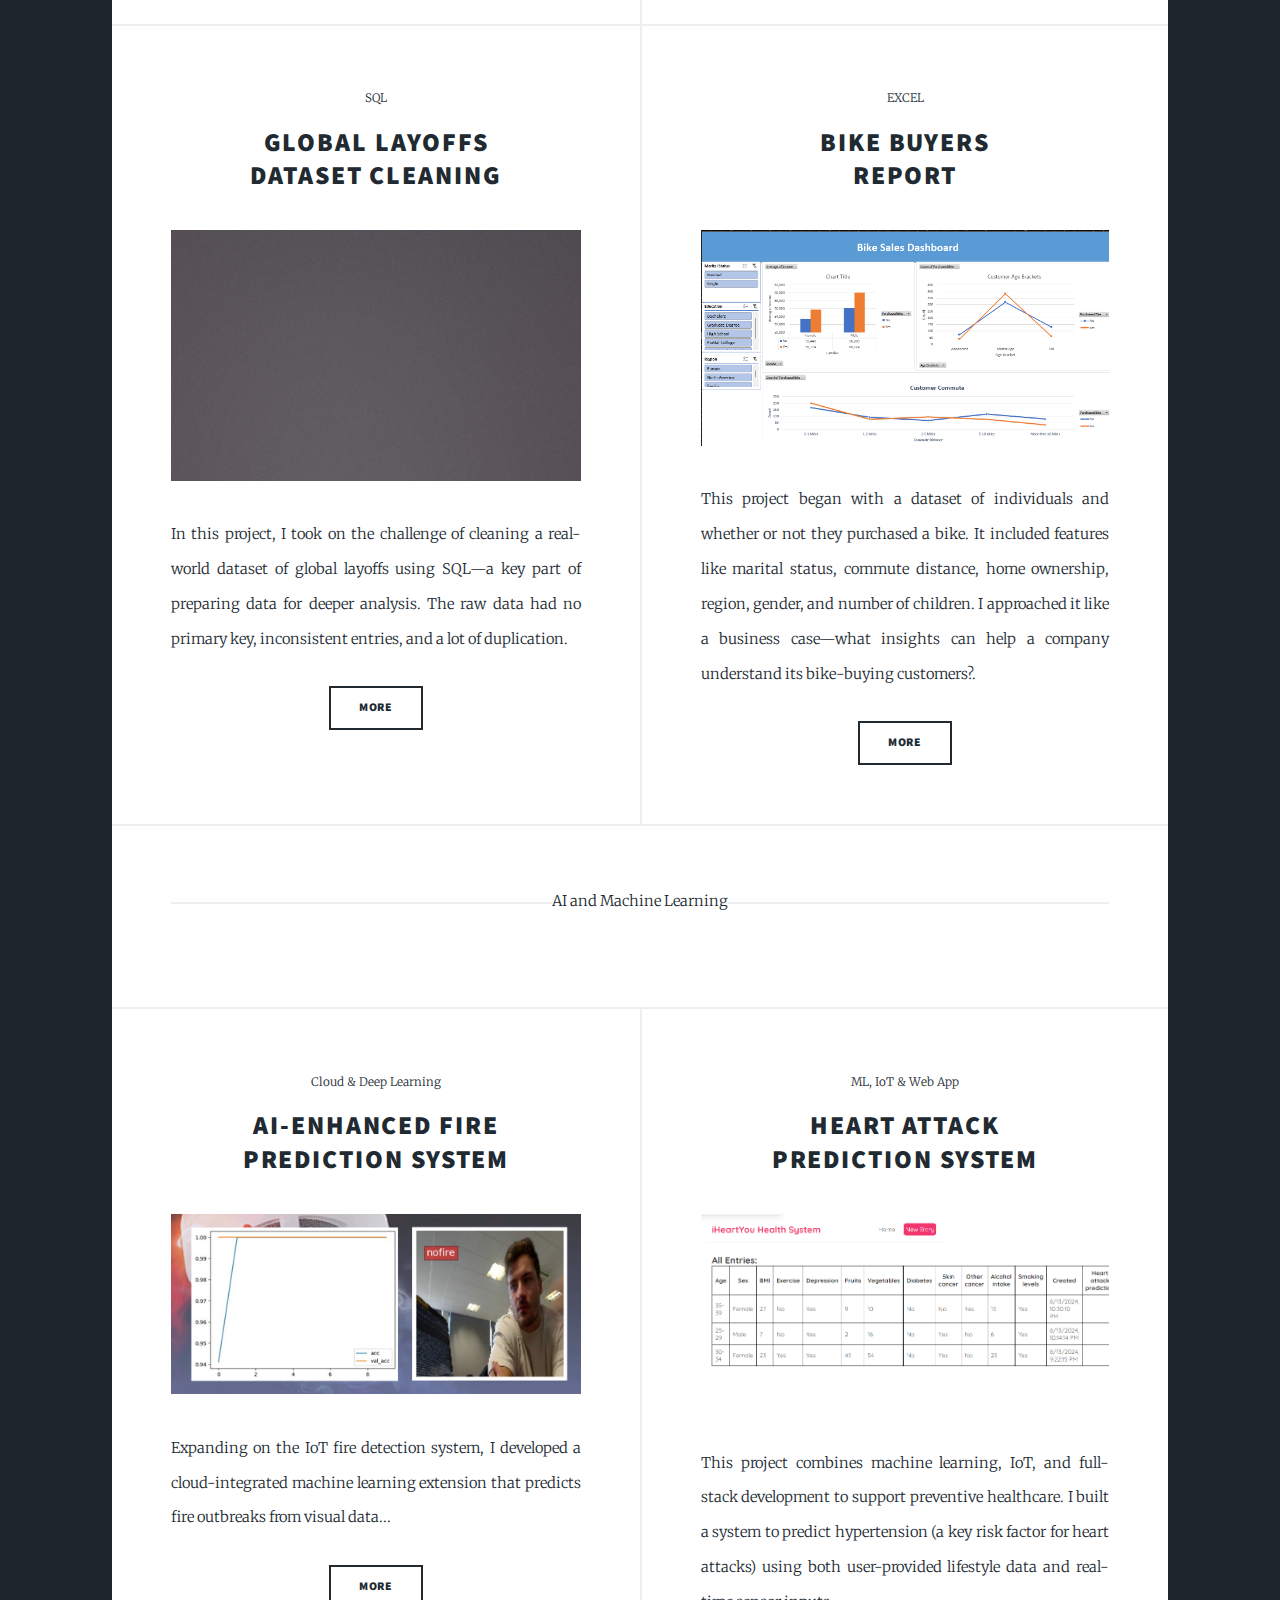
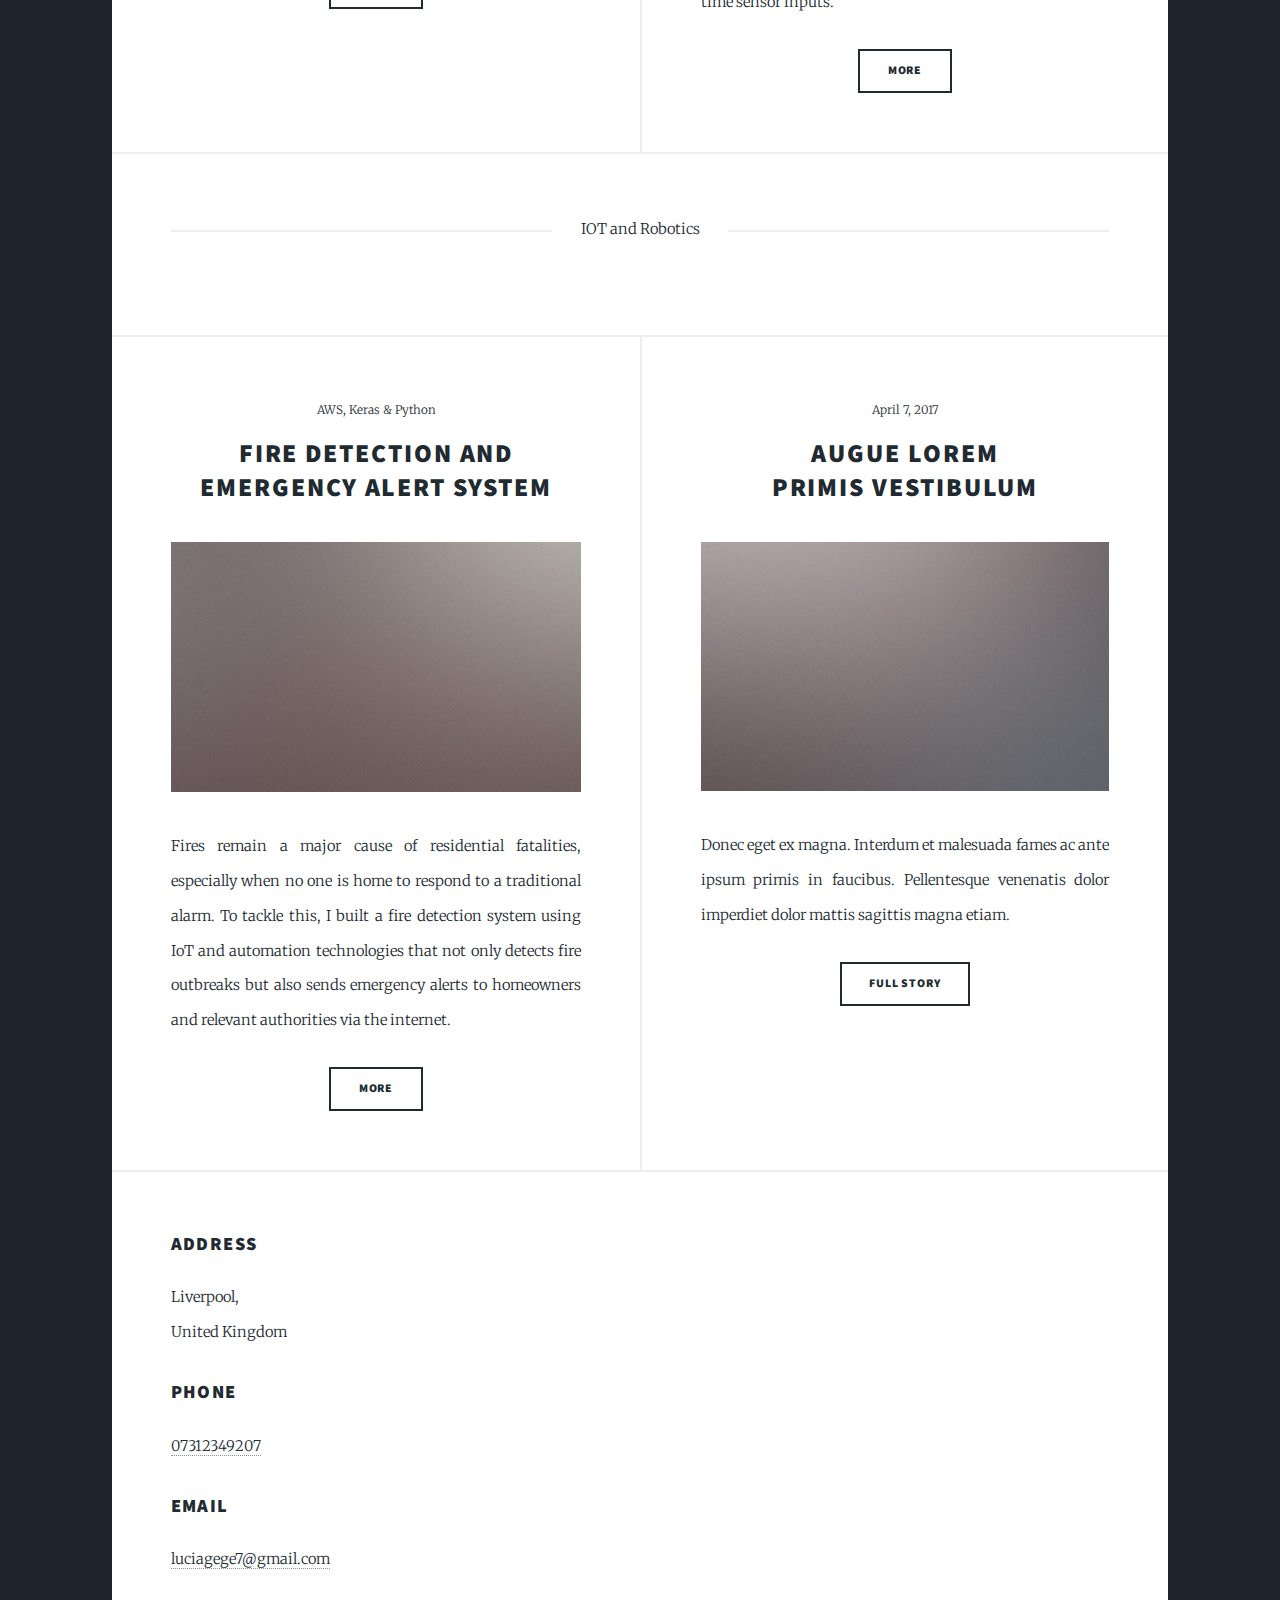
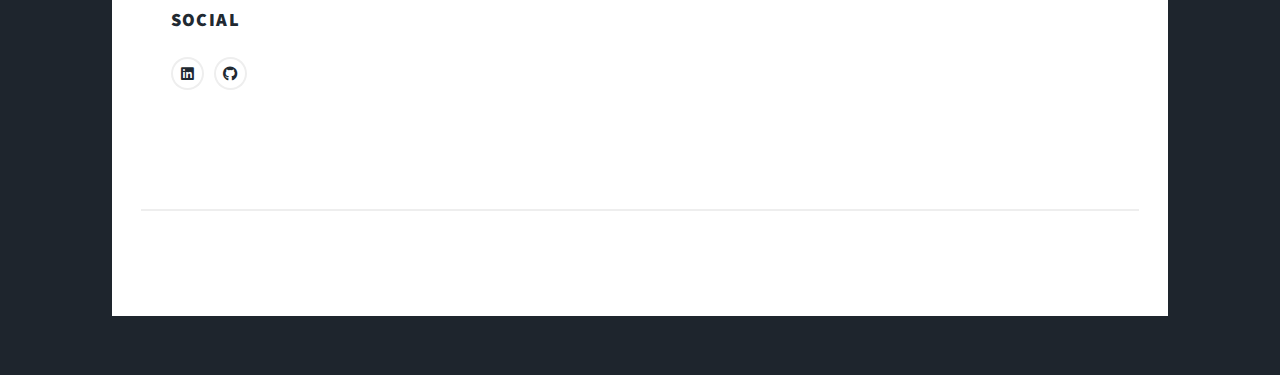
<file: Projects.html>
<!DOCTYPE HTML>
<!--
	Massively by HTML5 UP
	html5up.net | @ajlkn
	Free for personal and commercial use under the CCA 3.0 license (html5up.net/license)
-->
<html>
	<head>
		<title>Lucia Gege</title>
		<meta charset="utf-8" />
		<meta name="viewport" content="width=device-width, initial-scale=1, user-scalable=no" />
		<link rel="stylesheet" href="assets/css/main.css" />
		<noscript><link rel="stylesheet" href="assets/css/noscript.css" /></noscript>
	</head>
	<body class="is-preload">

		<!-- Wrapper -->
			<div id="wrapper" class="fade-in">

				<!-- Intro -->
					<div >
						
						<ul class="actions">
							<li><a href="#header" class="button icon solid solo fa-arrow-down scrolly">Continue</a></li>
						</ul>
					</div>

				<!-- Header -->
					

				<!-- Nav -->
					<nav id="nav">
						<ul class="links">
							<li><a href="index.html">Resume</a></li>
							<li class="active"><a href="Projects.html">Projects</a></li>
							<li><a href="blog.html">Projects blog</a></li>
						</ul>
						<ul class="icons">
							<li><a href="https://www.linkedin.com/in/lucia-gege-amimeche-156b101a6/" class="icon brands alt fa-linkedin"><span class="label">Linkedin</span></a></li>
							<li><a href="https://github.com/lucia1109" class="icon brands alt fa-github"><span class="label">GitHub</span></a></li>
						</ul>
					</nav>

				<!-- Main -->
					<div id="main">

						<!-- Featured Post -->
							<article class="post featured">
								<header class="major">
									
									<h2><a href="#">MY<br />
									Projects</a></h2>
									<p>I am a passionate and research-driven professional with a strong background in robotics, 
									machine learning, and IoT solutions. I have recently earned an MSc in Robotics and Smart Technologies at Staffordshire University, where I developed advanced expertise in control systems, embedded programming, and AI-driven applications.<br />
									I am seeking to further explore advanced research in robotics, focusing on smart control systems and machine learning for autonomous applications. With an ability to blend theoretical knowledge with practical implementation, I am driven to contribute to impactful research that advances the field of robotics while collaborating with 
									technical experts in a dynamic academic environment.</p>
								</header>
								
								
								<!-- ============== Resume Section START =============== -->
            

            <!-- ============== Resume Section END =============== -->
            
							</article>

						<!-- Posts -->
						<header class="major">
							<span class="date">Data Analytics</span>
						</header>
								<section class="posts">
									<article>
										<header>
											<span class="date">TABLEAU</span>
											<h2><a href="#">Data Exploration<br />
											Using SQL</a></h2>
										</header>
										<a href="#" class="image fit"><img src="images/Tableau.png" alt="" /></a>
										<p>This analysis was built to help a potential Airbnb host answer the golden question: "How much can I actually make?" Using a dataset split into three tables—listings, reviews, and calendar—I explored patterns using Tableau.</p>
										<ul class="actions special">
											<li><a href="#" class="button">More</a></li>
										</ul>
									</article>
									<article>
										<header>
											<span class="date">POWER BI</span>
											<h2><a href="#">Data Professionals <br />
											Survey Report</a></h2>
										</header>
										<a href="#" class="image fit"><img src="images/Power BI.png" alt="" /></a>
										<p>This project explored a dataset collected via an online survey of data professionals, covering 
											everything from job roles to satisfaction with work-life balance. The aim was to present the 
											experience and realities of data careers in an intuitive dashboard.</p>
										<ul class="actions special">
											<li><a href="#" class="button">More</a></li>
										</ul>
									</article>
									<article>
										<header>
											<span class="date">SQL</span>
											<h2><a href="#">Global Layoffs <br />
												Dataset Cleaning</a></h2>
										</header>
										<a href="#" class="image fit"><img src="images/pic04.jpg" alt="" /></a>
										<p>In this project, I took on the challenge of cleaning a real-world dataset of global layoffs using SQL—a
											key part of preparing data for deeper analysis. The raw data had no primary key, inconsistent 
											entries, and a lot of duplication.</p>
										<ul class="actions special">
											<li><a href="#" class="button">More</a></li>
										</ul>
									</article>
									<article>
										<header>
											<span class="date">EXCEL</span>
											<h2><a href="#">Bike Buyers  <br />
												Report</a></h2>
										</header>
										<a href="#" class="image fit"><img src="images/Excel.png" alt="" /></a>
										<p>This project began with a dataset of individuals and whether or not they purchased a bike. It 
											included features like marital status, commute distance, home ownership, region, gender, and number
											of children. I approached it like a business case—what insights can help a company understand its 
											bike-buying customers?.</p>
										<ul class="actions special">
											<li><a href="#" class="button">More</a></li>
										</ul>
									</article>
                                
								</section>
                        <header class="major">
                                    <span class="date">AI and Machine Learning</span>
                        </header>
                                <section class="posts">
                                    <article>
										<header>
											<span class="date">Cloud & Deep Learning</span>
											<h2><a href="#">AI-Enhanced Fire <br />
												Prediction System</a></h2>
										</header>
										<a href="#" class="image fit"><img src="images/Fire CNN.png" alt="" /></a>
										<p>Expanding on the IoT fire detection system, I developed a cloud-integrated machine learning 
											extension that predicts fire outbreaks from visual data...</p>
										<ul class="actions special">
											<li><a href="#" class="button">More</a></li>
										</ul>
									</article>
									<article>
										<header>
											<span class="date">ML, IoT & Web App</span>
											<h2><a href="#">Heart Attack <br />
												Prediction System </a></h2>
										</header>
										<a href="#" class="image fit"><img src="images/images 2/web app.PNG" alt="" /></a>
										<p>This project combines machine learning, IoT, and full-stack development to support preventive 
											healthcare. I built a system to predict hypertension (a key risk factor for heart attacks) using 
											both user-provided lifestyle data and real-time sensor inputs.</p>
										<ul class="actions special">
											<li><a href="#" class="button">More</a></li>
										</ul>
									</article>
                                </section>
                        <header class="major">
                                    <span class="date">IOT and Robotics</span>
                        </header>
                                <section class="posts">
                                    <article>
										<header>
											<span class="date">AWS, Keras & Python</span>
											<h2><a href="#">Fire Detection and <br />
												Emergency Alert System</a></h2>
										</header>
										<a href="#" class="image fit"><img src="images/pic06.jpg" alt="" /></a>
										<p>Fires remain a major cause of residential fatalities, especially when no one is home to respond to a 
											traditional alarm. To tackle this, I built a fire detection system using IoT and automation 
											technologies that not only detects fire outbreaks but also sends emergency alerts to homeowners and 
											relevant authorities via the internet.</p>
										<ul class="actions special">
											<li><a href="#" class="button">More</a></li>
										</ul>
									</article>
									<article>
										<header>
											<span class="date">April 7, 2017</span>
											<h2><a href="#">Augue lorem<br />
											primis vestibulum</a></h2>
										</header>
										<a href="#" class="image fit"><img src="images/pic07.jpg" alt="" /></a>
										<p>Donec eget ex magna. Interdum et malesuada fames ac ante ipsum primis in faucibus. Pellentesque venenatis dolor imperdiet dolor mattis sagittis magna etiam.</p>
										<ul class="actions special">
											<li><a href="#" class="button">Full Story</a></li>
										</ul>
									</article>
                                </section>

						

				<!-- Footer -->


						<section class="split contact">
							<section class="alt">
								<h3>Address</h3>
								<p>Liverpool,<br />
								United Kingdom</p>
							</section>
							<section>
								<h3>Phone</h3>
								<p><a href="#">07312349207</a></p>
							</section>
							<section>
								<h3>Email</h3>
								<p><a href="#">luciagege7@gmail.com</a></p>
							</section>
							<section>
								<h3>Social</h3>
								<ul class="icons alt">
							
									<li><a href="https://www.linkedin.com/in/lucia-gege-amimeche-156b101a6/" class="icon brands alt fa-linkedin"><span class="label">Linkedin</span></a></li>
									<li><a href="https://github.com/lucia1109" class="icon brands alt fa-github"><span class="label">GitHub</span></a></li>
								</ul>
							</section>
						</section>
					</footer>

				<!-- Copyright -->
					<div id="copyright">
						<ul><li>&copy; Untitled</li><li>Design: <a href="https://html5up.net">HTML5 UP</a></li></ul>
					</div>

			</div>

		<!-- Scripts -->
			<script src="assets/js/jquery.min.js"></script>
			<script src="assets/js/jquery.scrollex.min.js"></script>
			<script src="assets/js/jquery.scrolly.min.js"></script>
			<script src="assets/js/browser.min.js"></script>
			<script src="assets/js/breakpoints.min.js"></script>
			<script src="assets/js/util.js"></script>
			<script src="assets/js/main.js"></script>

	</body>
</html>
</file>
<file: assets/css/main.css>
@import url(fontawesome-all.min.css);
@import url("https://fonts.googleapis.com/css?family=Merriweather:300,700,300italic,700italic|Source+Sans+Pro:900");

/*
	Massively by HTML5 UP
	html5up.net | @ajlkn
	Free for personal and commercial use under the CCA 3.0 license (html5up.net/license)
*/
/*=========== Resume Section START ======================
#resume{
    padding: 70px 30px !important; 
    background-color: white !important;
}

#resume .resume-row{
    display: flex !important;
    justify-content: space-between !important;
    gap: 20px !important;
    margin-top: 35px !important;
}

#resume .resume-row .resume-cols{
    flex-basis: 50% !important;
}

#resume .resume-row .resume-cols h2{
    color: var(--sideBGColor) !important; 
    font-weight: 600 !important;
    font-size: 25px !important;
    margin: 15px 0 !important;
}

#resume .resume-row .resume-cols .my-info{
    padding: 0 20px 0 20px !important;
    margin: 20px 0 !important;
    border-left: 2px solid var(--themeColor) !important;
    position: relative !important;
}

#resume .resume-row .resume-cols .my-info::before{
    content: '' !important;
    position: absolute !important;
    top: 0px !important;
    left: -10px !important;
    width: 15px !important;
    height: 15px !important;
    border-radius: 50% !important;
    border: 2px solid var(--themeColor) !important;
    background-color: white !important;
}

#resume .resume-row .resume-cols h3{
    color: var(--sideBGColor) !important;
    font-size: 17px !important;
    font-weight: 600 !important;
    text-transform: uppercase !important;
}

#resume .resume-row .resume-cols .my-info p{
    color: var(--textColor) !important;
    font-size: 15px !important;
    font-weight: 600 !important;
    font-style: italic !important;
    margin: 10px 0 !important;
}

#resume .resume-row .resume-cols .my-info ul li{
    margin: 10px 0 !important;
    margin-left: 20px !important;
    color: var(--textColor) !important;
    font-size: 15px !important;
    font-weight: 500 !important;
}

#resume .resume-row .resume-cols .my-edu{
    padding: 0 20px 0 20px !important;
    border-left: 2px solid var(--themeColor) !important;
    position: relative !important;
}

#resume .resume-row .resume-cols .my-edu::before{
    content: '' !important;
    position: absolute !important;
    top: 0px !important;
    left: -10px !important;
    width: 15px !important;
    height: 15px !important;
    border-radius: 50% !important;
    border: 2px solid var(--themeColor) !important;
    background-color: white !important;
}

#resume .resume-row .resume-cols .sp-box{
    padding: 4px 22px !important;
    background-color: lightblue !important;
    color: var(--textColor) !important;
    border-radius: 3px !important;
    font-size: 14px !important;
    font-weight: 600 !important;
    font-style: italic !important;
    margin: 15px 0 !important;
    display: inline-block !important;
}

#resume .resume-row .resume-cols .my-edu span + p{
    color: var(--textColor) !important;
    font-size: 15px !important;
    font-weight: 500 !important;
    font-style: italic !important;
    margin-bottom: 15px !important;
}

#resume .resume-row .resume-cols .my-edu span + p + p{
    color: var(--textColor) !important;
    font-size: 15px !important;
    font-weight: 500 !important;
    padding-bottom: 15px !important;
}

#resume .resume-row .resume-cols .pro-exp{
    padding: 0 20px 0 20px !important;
    border-left: 2px solid var(--themeColor) !important;
    position: relative !important;
}

#resume .resume-row .resume-cols .pro-exp::before{
    content: '' !important;
    position: absolute !important;
    top: 0px !important;
    left: -10px !important;
    width: 15px !important;
    height: 15px !important;
    border-radius: 50% !important;
    border: 2px solid var(--themeColor) !important;
 	background-color: white !important;
}

#resume .resume-row .resume-cols .pro-exp p{
    color: var(--textColor) !important;
    font-size: 17px !important;
    font-weight: 500 !important;
    font-style: italic !important;
}

#resume .resume-row .resume-cols .pro-exp ul li{
    margin: 10px 0 !important;
    margin-left: 20px !important;
    color: var(--textColor) !important;
    font-size: 15px !important;
    font-weight: 500 !important;
}
/*=========== Resume Section END ========================*/



html, body, div, span, applet, object,
iframe, h1, h2, h3, h4, h5, h6, p, blockquote,
pre, a, abbr, acronym, address, big, cite,
code, del, dfn, em, img, ins, kbd, q, s, samp,
small, strike, strong, sub, sup, tt, var, b,
u, i, center, dl, dt, dd, ol, ul, li, fieldset,
form, label, legend, table, caption, tbody,
tfoot, thead, tr, th, td, article, aside,
canvas, details, embed, figure, figcaption,
footer, header, hgroup, menu, nav, output, ruby,
section, summary, time, mark, audio, video {
	margin: 0;
	padding: 0;
	border: 0;
	font-size: 100%;
	font: inherit;
	vertical-align: baseline;}

article, aside, details, figcaption, figure,
footer, header, hgroup, menu, nav, section {
	display: block;}


body {
	line-height: 1;
}

.project-content {
    display: none;
}
.toggle-btn {
    float: right;
    margin-left: 10px;
    background-color: transparent;
    border: none;
    font-size: 20px;
    cursor: pointer;
}
html {
    scroll-behavior: smooth;
}


ol, ul {
	list-style: none;
}

blockquote, q {
	quotes: none;
}

	blockquote:before, blockquote:after, q:before, q:after {
		content: '';
		content: none;
	}

table {
	border-collapse: collapse;
	border-spacing: 0;
}

body {
	-webkit-text-size-adjust: none;
}

mark {
	background-color: transparent;
	color: inherit;
}

input::-moz-focus-inner {
	border: 0;
	padding: 0;
}

input, select, textarea {
	-moz-appearance: none;
	-webkit-appearance: none;
	-ms-appearance: none;
	appearance: none;
}



/* Basic */

	@-ms-viewport {
		width: device-width;
	}

	body {
		-ms-overflow-style: scrollbar;
	}

	@media screen and (max-width: 480px) {

		html, body {
			min-width: 320px;
		}

	}

	html {
		box-sizing: border-box;
	}

	*, *:before, *:after {
		box-sizing: inherit;
	}

	body {
		background-color: #1e252d;
	}

		body.is-preload *, body.is-preload *:before, body.is-preload *:after {
			-moz-animation: none !important;
			-webkit-animation: none !important;
			-ms-animation: none !important;
			animation: none !important;
			-moz-transition: none !important;
			-webkit-transition: none !important;
			-ms-transition: none !important;
			transition: none !important;
		}

/* Type */

	html {
		font-size: 16pt;
	}

		@media screen and (max-width: 1680px) {

			html {
				font-size: 12pt;
			}

		}

		@media screen and (max-width: 1280px) {

			html {
				font-size: 11pt;
			}

		}

		@media screen and (max-width: 360px) {

			html {
				font-size: 10pt;
			}

		}

	body {
		color: #212931;
	}

	body, input, select, textarea {
		font-family: "Merriweather", Georgia, serif;
		font-weight: 300;
		font-size: 1rem;
		line-height: 2.375;
	}

	a {
		-moz-transition: color 0.2s ease-in-out, background-color 0.2s ease-in-out, border-color 0.2s ease-in-out, box-shadow 0.2s ease-in-out;
		-webkit-transition: color 0.2s ease-in-out, background-color 0.2s ease-in-out, border-color 0.2s ease-in-out, box-shadow 0.2s ease-in-out;
		-ms-transition: color 0.2s ease-in-out, background-color 0.2s ease-in-out, border-color 0.2s ease-in-out, box-shadow 0.2s ease-in-out;
		transition: color 0.2s ease-in-out, background-color 0.2s ease-in-out, border-color 0.2s ease-in-out, box-shadow 0.2s ease-in-out;
		border-bottom: dotted 1px;
		text-decoration: none;
	}

		a:hover {
			border-bottom-color: transparent;
		}

	strong, b {
		font-weight: 600;
	}

	em, i {
		font-style: italic;
	}

	p {
		text-align: justify;
		margin: 0 0 2rem 0;
	}

	h1, h2, h3, h4, h5, h6 {
		font-family: "Source Sans Pro", Helvetica, sans-serif;
		font-weight: 900;
		line-height: 1.5;
		letter-spacing: 0.075em;
		text-transform: uppercase;
		margin: 0 0 1rem 0;
	}

		h1 a, h2 a, h3 a, h4 a, h5 a, h6 a {
			border-bottom: 0;
			color: inherit;
			text-decoration: none;
		}

	h1 {
		font-size: 4rem;
		line-height: 1.1;
		margin: 0 0 2rem 0;
	}

	h2 {
		font-size: 1.75rem;
		line-height: 1.3;
		margin: 0 0 1.5rem 0;
	}

	h3 {
		font-size: 1.25rem;
		margin: 0 0 1.5rem 0;
	}

	h4 {
		font-size: 1rem;
	}

	h5 {
		font-size: 0.9rem;
	}

	h6 {
		font-size: 0.8rem;
	}

	sub {
		font-size: 0.8rem;
		position: relative;
		top: 0.5rem;
	}

	sup {
		font-size: 0.8rem;
		position: relative;
		top: -0.5rem;
	}

	blockquote {
		border-left: solid 4px;
		font-style: italic;
		margin: 0 0 2rem 0;
		padding: 0.5rem 0 0.5rem 2rem;
	}

	code {
		border: solid 2px;
		font-family: "Courier New", monospace;
		font-size: 0.9rem;
		margin: 0 0.25rem;
		padding: 0.25rem 0.65rem;
	}

	pre {
		-webkit-overflow-scrolling: touch;
		font-family: "Courier New", monospace;
		font-size: 0.9rem;
		margin: 0 0 2rem 0;
	}

		pre code {
			display: block;
			line-height: 1.75;
			padding: 1rem 1.5rem;
			overflow-x: auto;
		}

	hr {
		border: 0;
		border-bottom: solid 2px;
		margin: 3rem 0;
	}

		hr.major {
			margin: 5rem 0;
		}

	.align-left {
		text-align: left;
	}

	.align-center {
		text-align: center;
	}

	.align-right {
		text-align: right;
	}

	input, select, textarea {
		color: #212931;
	}

	a {
		color: #212931;
		border-bottom-color: rgba(33, 41, 49, 0.5);
	}

		a:hover {
			border-bottom-color: transparent;
			color: #18bfef !important;
		}

	strong, b {
		color: #212931;
	}

	h1, h2, h3, h4, h5, h6 {
		color: #212931;
	}

	blockquote {
		border-left-color: #eeeeee;
	}

	code {
		background: rgba(220, 220, 220, 0.25);
		border-color: #eeeeee;
	}

	hr {
		border-bottom-color: #eeeeee;
	}

/* Row */

	.row {
		display: flex;
		flex-wrap: wrap;
		box-sizing: border-box;
		align-items: stretch;
	}

		.row > * {
			box-sizing: border-box;
		}

		.row.gtr-uniform > * > :last-child {
			margin-bottom: 0;
		}

		.row.aln-left {
			justify-content: flex-start;
		}

		.row.aln-center {
			justify-content: center;
		}

		.row.aln-right {
			justify-content: flex-end;
		}

		.row.aln-top {
			align-items: flex-start;
		}

		.row.aln-middle {
			align-items: center;
		}

		.row.aln-bottom {
			align-items: flex-end;
		}

		.row > .imp {
			order: -1;
		}

		.row > .col-1 {
			width: 8.33333%;
		}

		.row > .off-1 {
			margin-left: 8.33333%;
		}

		.row > .col-2 {
			width: 16.66667%;
		}

		.row > .off-2 {
			margin-left: 16.66667%;
		}

		.row > .col-3 {
			width: 25%;
		}

		.row > .off-3 {
			margin-left: 25%;
		}

		.row > .col-4 {
			width: 33.33333%;
		}

		.row > .off-4 {
			margin-left: 33.33333%;
		}

		.row > .col-5 {
			width: 41.66667%;
		}

		.row > .off-5 {
			margin-left: 41.66667%;
		}

		.row > .col-6 {
			width: 50%;
		}

		.row > .off-6 {
			margin-left: 50%;
		}

		.row > .col-7 {
			width: 58.33333%;
		}

		.row > .off-7 {
			margin-left: 58.33333%;
		}

		.row > .col-8 {
			width: 66.66667%;
		}

		.row > .off-8 {
			margin-left: 66.66667%;
		}

		.row > .col-9 {
			width: 75%;
		}

		.row > .off-9 {
			margin-left: 75%;
		}

		.row > .col-10 {
			width: 83.33333%;
		}

		.row > .off-10 {
			margin-left: 83.33333%;
		}

		.row > .col-11 {
			width: 91.66667%;
		}

		.row > .off-11 {
			margin-left: 91.66667%;
		}

		.row > .col-12 {
			width: 100%;
		}

		.row > .off-12 {
			margin-left: 100%;
		}

		.row.gtr-0 {
			margin-top: 0;
			margin-left: 0rem;
		}

			.row.gtr-0 > * {
				padding: 0 0 0 0rem;
			}

			.row.gtr-0.gtr-uniform {
				margin-top: 0rem;
			}

				.row.gtr-0.gtr-uniform > * {
					padding-top: 0rem;
				}

		.row.gtr-25 {
			margin-top: 0;
			margin-left: -0.375rem;
		}

			.row.gtr-25 > * {
				padding: 0 0 0 0.375rem;
			}

			.row.gtr-25.gtr-uniform {
				margin-top: -0.375rem;
			}

				.row.gtr-25.gtr-uniform > * {
					padding-top: 0.375rem;
				}

		.row.gtr-50 {
			margin-top: 0;
			margin-left: -0.75rem;
		}

			.row.gtr-50 > * {
				padding: 0 0 0 0.75rem;
			}

			.row.gtr-50.gtr-uniform {
				margin-top: -0.75rem;
			}

				.row.gtr-50.gtr-uniform > * {
					padding-top: 0.75rem;
				}

		.row {
			margin-top: 0;
			margin-left: -1.5rem;
		}

			.row > * {
				padding: 0 0 0 1.5rem;
			}

			.row.gtr-uniform {
				margin-top: -1.5rem;
			}

				.row.gtr-uniform > * {
					padding-top: 1.5rem;
				}

		.row.gtr-150 {
			margin-top: 0;
			margin-left: -2.25rem;
		}

			.row.gtr-150 > * {
				padding: 0 0 0 2.25rem;
			}

			.row.gtr-150.gtr-uniform {
				margin-top: -2.25rem;
			}

				.row.gtr-150.gtr-uniform > * {
					padding-top: 2.25rem;
				}

		.row.gtr-200 {
			margin-top: 0;
			margin-left: -3rem;
		}

			.row.gtr-200 > * {
				padding: 0 0 0 3rem;
			}

			.row.gtr-200.gtr-uniform {
				margin-top: -3rem;
			}

				.row.gtr-200.gtr-uniform > * {
					padding-top: 3rem;
				}

		@media screen and (max-width: 1680px) {

			.row {
				display: flex;
				flex-wrap: wrap;
				box-sizing: border-box;
				align-items: stretch;
			}

				.row > * {
					box-sizing: border-box;
				}

				.row.gtr-uniform > * > :last-child {
					margin-bottom: 0;
				}

				.row.aln-left {
					justify-content: flex-start;
				}

				.row.aln-center {
					justify-content: center;
				}

				.row.aln-right {
					justify-content: flex-end;
				}

				.row.aln-top {
					align-items: flex-start;
				}

				.row.aln-middle {
					align-items: center;
				}

				.row.aln-bottom {
					align-items: flex-end;
				}

				.row > .imp-xlarge {
					order: -1;
				}

				.row > .col-1-xlarge {
					width: 8.33333%;
				}

				.row > .off-1-xlarge {
					margin-left: 8.33333%;
				}

				.row > .col-2-xlarge {
					width: 16.66667%;
				}

				.row > .off-2-xlarge {
					margin-left: 16.66667%;
				}

				.row > .col-3-xlarge {
					width: 25%;
				}

				.row > .off-3-xlarge {
					margin-left: 25%;
				}

				.row > .col-4-xlarge {
					width: 33.33333%;
				}

				.row > .off-4-xlarge {
					margin-left: 33.33333%;
				}

				.row > .col-5-xlarge {
					width: 41.66667%;
				}

				.row > .off-5-xlarge {
					margin-left: 41.66667%;
				}

				.row > .col-6-xlarge {
					width: 50%;
				}

				.row > .off-6-xlarge {
					margin-left: 50%;
				}

				.row > .col-7-xlarge {
					width: 58.33333%;
				}

				.row > .off-7-xlarge {
					margin-left: 58.33333%;
				}

				.row > .col-8-xlarge {
					width: 66.66667%;
				}

				.row > .off-8-xlarge {
					margin-left: 66.66667%;
				}

				.row > .col-9-xlarge {
					width: 75%;
				}

				.row > .off-9-xlarge {
					margin-left: 75%;
				}

				.row > .col-10-xlarge {
					width: 83.33333%;
				}

				.row > .off-10-xlarge {
					margin-left: 83.33333%;
				}

				.row > .col-11-xlarge {
					width: 91.66667%;
				}

				.row > .off-11-xlarge {
					margin-left: 91.66667%;
				}

				.row > .col-12-xlarge {
					width: 100%;
				}

				.row > .off-12-xlarge {
					margin-left: 100%;
				}

				.row.gtr-0 {
					margin-top: 0;
					margin-left: 0rem;
				}

					.row.gtr-0 > * {
						padding: 0 0 0 0rem;
					}

					.row.gtr-0.gtr-uniform {
						margin-top: 0rem;
					}

						.row.gtr-0.gtr-uniform > * {
							padding-top: 0rem;
						}

				.row.gtr-25 {
					margin-top: 0;
					margin-left: -0.375rem;
				}

					.row.gtr-25 > * {
						padding: 0 0 0 0.375rem;
					}

					.row.gtr-25.gtr-uniform {
						margin-top: -0.375rem;
					}

						.row.gtr-25.gtr-uniform > * {
							padding-top: 0.375rem;
						}

				.row.gtr-50 {
					margin-top: 0;
					margin-left: -0.75rem;
				}

					.row.gtr-50 > * {
						padding: 0 0 0 0.75rem;
					}

					.row.gtr-50.gtr-uniform {
						margin-top: -0.75rem;
					}

						.row.gtr-50.gtr-uniform > * {
							padding-top: 0.75rem;
						}

				.row {
					margin-top: 0;
					margin-left: -1.5rem;
				}

					.row > * {
						padding: 0 0 0 1.5rem;
					}

					.row.gtr-uniform {
						margin-top: -1.5rem;
					}

						.row.gtr-uniform > * {
							padding-top: 1.5rem;
						}

				.row.gtr-150 {
					margin-top: 0;
					margin-left: -2.25rem;
				}

					.row.gtr-150 > * {
						padding: 0 0 0 2.25rem;
					}

					.row.gtr-150.gtr-uniform {
						margin-top: -2.25rem;
					}

						.row.gtr-150.gtr-uniform > * {
							padding-top: 2.25rem;
						}

				.row.gtr-200 {
					margin-top: 0;
					margin-left: -3rem;
				}

					.row.gtr-200 > * {
						padding: 0 0 0 3rem;
					}

					.row.gtr-200.gtr-uniform {
						margin-top: -3rem;
					}

						.row.gtr-200.gtr-uniform > * {
							padding-top: 3rem;
						}

		}

		@media screen and (max-width: 1280px) {

			.row {
				display: flex;
				flex-wrap: wrap;
				box-sizing: border-box;
				align-items: stretch;
			}

				.row > * {
					box-sizing: border-box;
				}

				.row.gtr-uniform > * > :last-child {
					margin-bottom: 0;
				}

				.row.aln-left {
					justify-content: flex-start;
				}

				.row.aln-center {
					justify-content: center;
				}

				.row.aln-right {
					justify-content: flex-end;
				}

				.row.aln-top {
					align-items: flex-start;
				}

				.row.aln-middle {
					align-items: center;
				}

				.row.aln-bottom {
					align-items: flex-end;
				}

				.row > .imp-large {
					order: -1;
				}

				.row > .col-1-large {
					width: 8.33333%;
				}

				.row > .off-1-large {
					margin-left: 8.33333%;
				}

				.row > .col-2-large {
					width: 16.66667%;
				}

				.row > .off-2-large {
					margin-left: 16.66667%;
				}

				.row > .col-3-large {
					width: 25%;
				}

				.row > .off-3-large {
					margin-left: 25%;
				}

				.row > .col-4-large {
					width: 33.33333%;
				}

				.row > .off-4-large {
					margin-left: 33.33333%;
				}

				.row > .col-5-large {
					width: 41.66667%;
				}

				.row > .off-5-large {
					margin-left: 41.66667%;
				}

				.row > .col-6-large {
					width: 50%;
				}

				.row > .off-6-large {
					margin-left: 50%;
				}

				.row > .col-7-large {
					width: 58.33333%;
				}

				.row > .off-7-large {
					margin-left: 58.33333%;
				}

				.row > .col-8-large {
					width: 66.66667%;
				}

				.row > .off-8-large {
					margin-left: 66.66667%;
				}

				.row > .col-9-large {
					width: 75%;
				}

				.row > .off-9-large {
					margin-left: 75%;
				}

				.row > .col-10-large {
					width: 83.33333%;
				}

				.row > .off-10-large {
					margin-left: 83.33333%;
				}

				.row > .col-11-large {
					width: 91.66667%;
				}

				.row > .off-11-large {
					margin-left: 91.66667%;
				}

				.row > .col-12-large {
					width: 100%;
				}

				.row > .off-12-large {
					margin-left: 100%;
				}

				.row.gtr-0 {
					margin-top: 0;
					margin-left: 0rem;
				}

					.row.gtr-0 > * {
						padding: 0 0 0 0rem;
					}

					.row.gtr-0.gtr-uniform {
						margin-top: 0rem;
					}

						.row.gtr-0.gtr-uniform > * {
							padding-top: 0rem;
						}

				.row.gtr-25 {
					margin-top: 0;
					margin-left: -0.375rem;
				}

					.row.gtr-25 > * {
						padding: 0 0 0 0.375rem;
					}

					.row.gtr-25.gtr-uniform {
						margin-top: -0.375rem;
					}

						.row.gtr-25.gtr-uniform > * {
							padding-top: 0.375rem;
						}

				.row.gtr-50 {
					margin-top: 0;
					margin-left: -0.75rem;
				}

					.row.gtr-50 > * {
						padding: 0 0 0 0.75rem;
					}

					.row.gtr-50.gtr-uniform {
						margin-top: -0.75rem;
					}

						.row.gtr-50.gtr-uniform > * {
							padding-top: 0.75rem;
						}

				.row {
					margin-top: 0;
					margin-left: -1.5rem;
				}

					.row > * {
						padding: 0 0 0 1.5rem;
					}

					.row.gtr-uniform {
						margin-top: -1.5rem;
					}

						.row.gtr-uniform > * {
							padding-top: 1.5rem;
						}

				.row.gtr-150 {
					margin-top: 0;
					margin-left: -2.25rem;
				}

					.row.gtr-150 > * {
						padding: 0 0 0 2.25rem;
					}

					.row.gtr-150.gtr-uniform {
						margin-top: -2.25rem;
					}

						.row.gtr-150.gtr-uniform > * {
							padding-top: 2.25rem;
						}

				.row.gtr-200 {
					margin-top: 0;
					margin-left: -3rem;
				}

					.row.gtr-200 > * {
						padding: 0 0 0 3rem;
					}

					.row.gtr-200.gtr-uniform {
						margin-top: -3rem;
					}

						.row.gtr-200.gtr-uniform > * {
							padding-top: 3rem;
						}

		}

		@media screen and (max-width: 980px) {

			.row {
				display: flex;
				flex-wrap: wrap;
				box-sizing: border-box;
				align-items: stretch;
			}

				.row > * {
					box-sizing: border-box;
				}

				.row.gtr-uniform > * > :last-child {
					margin-bottom: 0;
				}

				.row.aln-left {
					justify-content: flex-start;
				}

				.row.aln-center {
					justify-content: center;
				}

				.row.aln-right {
					justify-content: flex-end;
				}

				.row.aln-top {
					align-items: flex-start;
				}

				.row.aln-middle {
					align-items: center;
				}

				.row.aln-bottom {
					align-items: flex-end;
				}

				.row > .imp-medium {
					order: -1;
				}

				.row > .col-1-medium {
					width: 8.33333%;
				}

				.row > .off-1-medium {
					margin-left: 8.33333%;
				}

				.row > .col-2-medium {
					width: 16.66667%;
				}

				.row > .off-2-medium {
					margin-left: 16.66667%;
				}

				.row > .col-3-medium {
					width: 25%;
				}

				.row > .off-3-medium {
					margin-left: 25%;
				}

				.row > .col-4-medium {
					width: 33.33333%;
				}

				.row > .off-4-medium {
					margin-left: 33.33333%;
				}

				.row > .col-5-medium {
					width: 41.66667%;
				}

				.row > .off-5-medium {
					margin-left: 41.66667%;
				}

				.row > .col-6-medium {
					width: 50%;
				}

				.row > .off-6-medium {
					margin-left: 50%;
				}

				.row > .col-7-medium {
					width: 58.33333%;
				}

				.row > .off-7-medium {
					margin-left: 58.33333%;
				}

				.row > .col-8-medium {
					width: 66.66667%;
				}

				.row > .off-8-medium {
					margin-left: 66.66667%;
				}

				.row > .col-9-medium {
					width: 75%;
				}

				.row > .off-9-medium {
					margin-left: 75%;
				}

				.row > .col-10-medium {
					width: 83.33333%;
				}

				.row > .off-10-medium {
					margin-left: 83.33333%;
				}

				.row > .col-11-medium {
					width: 91.66667%;
				}

				.row > .off-11-medium {
					margin-left: 91.66667%;
				}

				.row > .col-12-medium {
					width: 100%;
				}

				.row > .off-12-medium {
					margin-left: 100%;
				}

				.row.gtr-0 {
					margin-top: 0;
					margin-left: 0rem;
				}

					.row.gtr-0 > * {
						padding: 0 0 0 0rem;
					}

					.row.gtr-0.gtr-uniform {
						margin-top: 0rem;
					}

						.row.gtr-0.gtr-uniform > * {
							padding-top: 0rem;
						}

				.row.gtr-25 {
					margin-top: 0;
					margin-left: -0.375rem;
				}

					.row.gtr-25 > * {
						padding: 0 0 0 0.375rem;
					}

					.row.gtr-25.gtr-uniform {
						margin-top: -0.375rem;
					}

						.row.gtr-25.gtr-uniform > * {
							padding-top: 0.375rem;
						}

				.row.gtr-50 {
					margin-top: 0;
					margin-left: -0.75rem;
				}

					.row.gtr-50 > * {
						padding: 0 0 0 0.75rem;
					}

					.row.gtr-50.gtr-uniform {
						margin-top: -0.75rem;
					}

						.row.gtr-50.gtr-uniform > * {
							padding-top: 0.75rem;
						}

				.row {
					margin-top: 0;
					margin-left: -1.5rem;
				}

					.row > * {
						padding: 0 0 0 1.5rem;
					}

					.row.gtr-uniform {
						margin-top: -1.5rem;
					}

						.row.gtr-uniform > * {
							padding-top: 1.5rem;
						}

				.row.gtr-150 {
					margin-top: 0;
					margin-left: -2.25rem;
				}

					.row.gtr-150 > * {
						padding: 0 0 0 2.25rem;
					}

					.row.gtr-150.gtr-uniform {
						margin-top: -2.25rem;
					}

						.row.gtr-150.gtr-uniform > * {
							padding-top: 2.25rem;
						}

				.row.gtr-200 {
					margin-top: 0;
					margin-left: -3rem;
				}

					.row.gtr-200 > * {
						padding: 0 0 0 3rem;
					}

					.row.gtr-200.gtr-uniform {
						margin-top: -3rem;
					}

						.row.gtr-200.gtr-uniform > * {
							padding-top: 3rem;
						}

		}

		@media screen and (max-width: 736px) {

			.row {
				display: flex;
				flex-wrap: wrap;
				box-sizing: border-box;
				align-items: stretch;
			}

				.row > * {
					box-sizing: border-box;
				}

				.row.gtr-uniform > * > :last-child {
					margin-bottom: 0;
				}

				.row.aln-left {
					justify-content: flex-start;
				}

				.row.aln-center {
					justify-content: center;
				}

				.row.aln-right {
					justify-content: flex-end;
				}

				.row.aln-top {
					align-items: flex-start;
				}

				.row.aln-middle {
					align-items: center;
				}

				.row.aln-bottom {
					align-items: flex-end;
				}

				.row > .imp-small {
					order: -1;
				}

				.row > .col-1-small {
					width: 8.33333%;
				}

				.row > .off-1-small {
					margin-left: 8.33333%;
				}

				.row > .col-2-small {
					width: 16.66667%;
				}

				.row > .off-2-small {
					margin-left: 16.66667%;
				}

				.row > .col-3-small {
					width: 25%;
				}

				.row > .off-3-small {
					margin-left: 25%;
				}

				.row > .col-4-small {
					width: 33.33333%;
				}

				.row > .off-4-small {
					margin-left: 33.33333%;
				}

				.row > .col-5-small {
					width: 41.66667%;
				}

				.row > .off-5-small {
					margin-left: 41.66667%;
				}

				.row > .col-6-small {
					width: 50%;
				}

				.row > .off-6-small {
					margin-left: 50%;
				}

				.row > .col-7-small {
					width: 58.33333%;
				}

				.row > .off-7-small {
					margin-left: 58.33333%;
				}

				.row > .col-8-small {
					width: 66.66667%;
				}

				.row > .off-8-small {
					margin-left: 66.66667%;
				}

				.row > .col-9-small {
					width: 75%;
				}

				.row > .off-9-small {
					margin-left: 75%;
				}

				.row > .col-10-small {
					width: 83.33333%;
				}

				.row > .off-10-small {
					margin-left: 83.33333%;
				}

				.row > .col-11-small {
					width: 91.66667%;
				}

				.row > .off-11-small {
					margin-left: 91.66667%;
				}

				.row > .col-12-small {
					width: 100%;
				}

				.row > .off-12-small {
					margin-left: 100%;
				}

				.row.gtr-0 {
					margin-top: 0;
					margin-left: 0rem;
				}

					.row.gtr-0 > * {
						padding: 0 0 0 0rem;
					}

					.row.gtr-0.gtr-uniform {
						margin-top: 0rem;
					}

						.row.gtr-0.gtr-uniform > * {
							padding-top: 0rem;
						}

				.row.gtr-25 {
					margin-top: 0;
					margin-left: -0.375rem;
				}

					.row.gtr-25 > * {
						padding: 0 0 0 0.375rem;
					}

					.row.gtr-25.gtr-uniform {
						margin-top: -0.375rem;
					}

						.row.gtr-25.gtr-uniform > * {
							padding-top: 0.375rem;
						}

				.row.gtr-50 {
					margin-top: 0;
					margin-left: -0.75rem;
				}

					.row.gtr-50 > * {
						padding: 0 0 0 0.75rem;
					}

					.row.gtr-50.gtr-uniform {
						margin-top: -0.75rem;
					}

						.row.gtr-50.gtr-uniform > * {
							padding-top: 0.75rem;
						}

				.row {
					margin-top: 0;
					margin-left: -1.5rem;
				}

					.row > * {
						padding: 0 0 0 1.5rem;
					}

					.row.gtr-uniform {
						margin-top: -1.5rem;
					}

						.row.gtr-uniform > * {
							padding-top: 1.5rem;
						}

				.row.gtr-150 {
					margin-top: 0;
					margin-left: -2.25rem;
				}

					.row.gtr-150 > * {
						padding: 0 0 0 2.25rem;
					}

					.row.gtr-150.gtr-uniform {
						margin-top: -2.25rem;
					}

						.row.gtr-150.gtr-uniform > * {
							padding-top: 2.25rem;
						}

				.row.gtr-200 {
					margin-top: 0;
					margin-left: -3rem;
				}

					.row.gtr-200 > * {
						padding: 0 0 0 3rem;
					}

					.row.gtr-200.gtr-uniform {
						margin-top: -3rem;
					}

						.row.gtr-200.gtr-uniform > * {
							padding-top: 3rem;
						}

		}

		@media screen and (max-width: 480px) {

			.row {
				display: flex;
				flex-wrap: wrap;
				box-sizing: border-box;
				align-items: stretch;
			}

				.row > * {
					box-sizing: border-box;
				}

				.row.gtr-uniform > * > :last-child {
					margin-bottom: 0;
				}

				.row.aln-left {
					justify-content: flex-start;
				}

				.row.aln-center {
					justify-content: center;
				}

				.row.aln-right {
					justify-content: flex-end;
				}

				.row.aln-top {
					align-items: flex-start;
				}

				.row.aln-middle {
					align-items: center;
				}

				.row.aln-bottom {
					align-items: flex-end;
				}

				.row > .imp-xsmall {
					order: -1;
				}

				.row > .col-1-xsmall {
					width: 8.33333%;
				}

				.row > .off-1-xsmall {
					margin-left: 8.33333%;
				}

				.row > .col-2-xsmall {
					width: 16.66667%;
				}

				.row > .off-2-xsmall {
					margin-left: 16.66667%;
				}

				.row > .col-3-xsmall {
					width: 25%;
				}

				.row > .off-3-xsmall {
					margin-left: 25%;
				}

				.row > .col-4-xsmall {
					width: 33.33333%;
				}

				.row > .off-4-xsmall {
					margin-left: 33.33333%;
				}

				.row > .col-5-xsmall {
					width: 41.66667%;
				}

				.row > .off-5-xsmall {
					margin-left: 41.66667%;
				}

				.row > .col-6-xsmall {
					width: 50%;
				}

				.row > .off-6-xsmall {
					margin-left: 50%;
				}

				.row > .col-7-xsmall {
					width: 58.33333%;
				}

				.row > .off-7-xsmall {
					margin-left: 58.33333%;
				}

				.row > .col-8-xsmall {
					width: 66.66667%;
				}

				.row > .off-8-xsmall {
					margin-left: 66.66667%;
				}

				.row > .col-9-xsmall {
					width: 75%;
				}

				.row > .off-9-xsmall {
					margin-left: 75%;
				}

				.row > .col-10-xsmall {
					width: 83.33333%;
				}

				.row > .off-10-xsmall {
					margin-left: 83.33333%;
				}

				.row > .col-11-xsmall {
					width: 91.66667%;
				}

				.row > .off-11-xsmall {
					margin-left: 91.66667%;
				}

				.row > .col-12-xsmall {
					width: 100%;
				}

				.row > .off-12-xsmall {
					margin-left: 100%;
				}

				.row.gtr-0 {
					margin-top: 0;
					margin-left: 0rem;
				}

					.row.gtr-0 > * {
						padding: 0 0 0 0rem;
					}

					.row.gtr-0.gtr-uniform {
						margin-top: 0rem;
					}

						.row.gtr-0.gtr-uniform > * {
							padding-top: 0rem;
						}

				.row.gtr-25 {
					margin-top: 0;
					margin-left: -0.375rem;
				}

					.row.gtr-25 > * {
						padding: 0 0 0 0.375rem;
					}

					.row.gtr-25.gtr-uniform {
						margin-top: -0.375rem;
					}

						.row.gtr-25.gtr-uniform > * {
							padding-top: 0.375rem;
						}

				.row.gtr-50 {
					margin-top: 0;
					margin-left: -0.75rem;
				}

					.row.gtr-50 > * {
						padding: 0 0 0 0.75rem;
					}

					.row.gtr-50.gtr-uniform {
						margin-top: -0.75rem;
					}

						.row.gtr-50.gtr-uniform > * {
							padding-top: 0.75rem;
						}

				.row {
					margin-top: 0;
					margin-left: -1.5rem;
				}

					.row > * {
						padding: 0 0 0 1.5rem;
					}

					.row.gtr-uniform {
						margin-top: -1.5rem;
					}

						.row.gtr-uniform > * {
							padding-top: 1.5rem;
						}

				.row.gtr-150 {
					margin-top: 0;
					margin-left: -2.25rem;
				}

					.row.gtr-150 > * {
						padding: 0 0 0 2.25rem;
					}

					.row.gtr-150.gtr-uniform {
						margin-top: -2.25rem;
					}

						.row.gtr-150.gtr-uniform > * {
							padding-top: 2.25rem;
						}

				.row.gtr-200 {
					margin-top: 0;
					margin-left: -3rem;
				}

					.row.gtr-200 > * {
						padding: 0 0 0 3rem;
					}

					.row.gtr-200.gtr-uniform {
						margin-top: -3rem;
					}

						.row.gtr-200.gtr-uniform > * {
							padding-top: 3rem;
						}

		}

		@media screen and (max-width: 360px) {

			.row {
				display: flex;
				flex-wrap: wrap;
				box-sizing: border-box;
				align-items: stretch;
			}

				.row > * {
					box-sizing: border-box;
				}

				.row.gtr-uniform > * > :last-child {
					margin-bottom: 0;
				}

				.row.aln-left {
					justify-content: flex-start;
				}

				.row.aln-center {
					justify-content: center;
				}

				.row.aln-right {
					justify-content: flex-end;
				}

				.row.aln-top {
					align-items: flex-start;
				}

				.row.aln-middle {
					align-items: center;
				}

				.row.aln-bottom {
					align-items: flex-end;
				}

				.row > .imp-xxsmall {
					order: -1;
				}

				.row > .col-1-xxsmall {
					width: 8.33333%;
				}

				.row > .off-1-xxsmall {
					margin-left: 8.33333%;
				}

				.row > .col-2-xxsmall {
					width: 16.66667%;
				}

				.row > .off-2-xxsmall {
					margin-left: 16.66667%;
				}

				.row > .col-3-xxsmall {
					width: 25%;
				}

				.row > .off-3-xxsmall {
					margin-left: 25%;
				}

				.row > .col-4-xxsmall {
					width: 33.33333%;
				}

				.row > .off-4-xxsmall {
					margin-left: 33.33333%;
				}

				.row > .col-5-xxsmall {
					width: 41.66667%;
				}

				.row > .off-5-xxsmall {
					margin-left: 41.66667%;
				}

				.row > .col-6-xxsmall {
					width: 50%;
				}

				.row > .off-6-xxsmall {
					margin-left: 50%;
				}

				.row > .col-7-xxsmall {
					width: 58.33333%;
				}

				.row > .off-7-xxsmall {
					margin-left: 58.33333%;
				}

				.row > .col-8-xxsmall {
					width: 66.66667%;
				}

				.row > .off-8-xxsmall {
					margin-left: 66.66667%;
				}

				.row > .col-9-xxsmall {
					width: 75%;
				}

				.row > .off-9-xxsmall {
					margin-left: 75%;
				}

				.row > .col-10-xxsmall {
					width: 83.33333%;
				}

				.row > .off-10-xxsmall {
					margin-left: 83.33333%;
				}

				.row > .col-11-xxsmall {
					width: 91.66667%;
				}

				.row > .off-11-xxsmall {
					margin-left: 91.66667%;
				}

				.row > .col-12-xxsmall {
					width: 100%;
				}

				.row > .off-12-xxsmall {
					margin-left: 100%;
				}

				.row.gtr-0 {
					margin-top: 0;
					margin-left: 0rem;
				}

					.row.gtr-0 > * {
						padding: 0 0 0 0rem;
					}

					.row.gtr-0.gtr-uniform {
						margin-top: 0rem;
					}

						.row.gtr-0.gtr-uniform > * {
							padding-top: 0rem;
						}

				.row.gtr-25 {
					margin-top: 0;
					margin-left: -0.375rem;
				}

					.row.gtr-25 > * {
						padding: 0 0 0 0.375rem;
					}

					.row.gtr-25.gtr-uniform {
						margin-top: -0.375rem;
					}

						.row.gtr-25.gtr-uniform > * {
							padding-top: 0.375rem;
						}

				.row.gtr-50 {
					margin-top: 0;
					margin-left: -0.75rem;
				}

					.row.gtr-50 > * {
						padding: 0 0 0 0.75rem;
					}

					.row.gtr-50.gtr-uniform {
						margin-top: -0.75rem;
					}

						.row.gtr-50.gtr-uniform > * {
							padding-top: 0.75rem;
						}

				.row {
					margin-top: 0;
					margin-left: -1.5rem;
				}

					.row > * {
						padding: 0 0 0 1.5rem;
					}

					.row.gtr-uniform {
						margin-top: -1.5rem;
					}

						.row.gtr-uniform > * {
							padding-top: 1.5rem;
						}

				.row.gtr-150 {
					margin-top: 0;
					margin-left: -2.25rem;
				}

					.row.gtr-150 > * {
						padding: 0 0 0 2.25rem;
					}

					.row.gtr-150.gtr-uniform {
						margin-top: -2.25rem;
					}

						.row.gtr-150.gtr-uniform > * {
							padding-top: 2.25rem;
						}

				.row.gtr-200 {
					margin-top: 0;
					margin-left: -3rem;
				}

					.row.gtr-200 > * {
						padding: 0 0 0 3rem;
					}

					.row.gtr-200.gtr-uniform {
						margin-top: -3rem;
					}

						.row.gtr-200.gtr-uniform > * {
							padding-top: 3rem;
						}

		}

/* Box */

	.box {
		border: solid 2px;
		margin-bottom: 2rem;
		padding: 1.5rem;
	}

		.box > :last-child,
		.box > :last-child > :last-child,
		.box > :last-child > :last-child > :last-child {
			margin-bottom: 0;
		}

		.box.alt {
			border: 0;
			border-radius: 0;
			padding: 0;
		}

	.box {
		border-color: #eeeeee;
	}

/* Button */

	input[type="submit"],
	input[type="reset"],
	input[type="button"],
	button,
	.button {
		-moz-appearance: none;
		-webkit-appearance: none;
		-ms-appearance: none;
		appearance: none;
		-moz-transition: background-color 0.2s ease-in-out, box-shadow 0.2s ease-in-out, color 0.2s ease-in-out;
		-webkit-transition: background-color 0.2s ease-in-out, box-shadow 0.2s ease-in-out, color 0.2s ease-in-out;
		-ms-transition: background-color 0.2s ease-in-out, box-shadow 0.2s ease-in-out, color 0.2s ease-in-out;
		transition: background-color 0.2s ease-in-out, box-shadow 0.2s ease-in-out, color 0.2s ease-in-out;
		border: 0;
		border-radius: 0;
		cursor: pointer;
		display: inline-block;
		font-family: "Source Sans Pro", Helvetica, sans-serif;
		font-size: 0.8rem;
		font-weight: 900;
		letter-spacing: 0.075em;
		height: 3rem;
		line-height: 3rem;
		padding: 0 2rem;
		text-align: center;
		text-decoration: none;
		text-transform: uppercase;
		white-space: nowrap;
	}

		input[type="submit"].icon:before,
		input[type="reset"].icon:before,
		input[type="button"].icon:before,
		button.icon:before,
		.button.icon:before {
			margin-right: 0.5rem;
		}

		input[type="submit"].icon.solo,
		input[type="reset"].icon.solo,
		input[type="button"].icon.solo,
		button.icon.solo,
		.button.icon.solo {
			position: relative;
			width: 4rem;
			height: 4rem;
			line-height: 4rem;
			border-radius: 4rem;
			text-indent: 4rem;
			overflow: hidden;
			padding: 0;
			white-space: nowrap;
		}

			input[type="submit"].icon.solo:before,
			input[type="reset"].icon.solo:before,
			input[type="button"].icon.solo:before,
			button.icon.solo:before,
			.button.icon.solo:before {
				position: absolute;
				display: block;
				top: 0;
				left: 0;
				width: inherit;
				height: inherit;
				line-height: inherit;
				font-size: 1.25rem;
				margin-right: 0;
				text-align: center;
				text-indent: 0;
			}

		input[type="submit"].fit,
		input[type="reset"].fit,
		input[type="button"].fit,
		button.fit,
		.button.fit {
			width: 100%;
		}

		input[type="submit"].small,
		input[type="reset"].small,
		input[type="button"].small,
		button.small,
		.button.small {
			font-size: 0.7rem;
			height: 2.5rem;
			line-height: 2.5rem;
			padding: 0 1.5rem;
		}

		input[type="submit"].large,
		input[type="reset"].large,
		input[type="button"].large,
		button.large,
		.button.large {
			font-size: 0.9rem;
			height: 3.5rem;
			line-height: 3.5rem;
			padding: 0 2.75rem;
		}

		@media screen and (max-width: 980px) {

			input[type="submit"],
			input[type="reset"],
			input[type="button"],
			button,
			.button {
				font-size: 0.9rem;
				height: 3.25rem;
				line-height: 3.25rem;
			}

				input[type="submit"].large,
				input[type="reset"].large,
				input[type="button"].large,
				button.large,
				.button.large {
					font-size: 1rem;
					height: 3.75rem;
					line-height: 3.75rem;
				}

		}

		input[type="submit"].disabled, input[type="submit"]:disabled,
		input[type="reset"].disabled,
		input[type="reset"]:disabled,
		input[type="button"].disabled,
		input[type="button"]:disabled,
		button.disabled,
		button:disabled,
		.button.disabled,
		.button:disabled {
			pointer-events: none;
			opacity: 0.25;
		}

	input[type="submit"],
	input[type="reset"],
	input[type="button"],
	button,
	.button {
		background-color: transparent;
		box-shadow: inset 0 0 0 2px #212931;
		color: #212931 !important;
	}

		input[type="submit"]:hover,
		input[type="reset"]:hover,
		input[type="button"]:hover,
		button:hover,
		.button:hover {
			box-shadow: inset 0 0 0 2px #18bfef;
			color: #18bfef !important;
		}

		input[type="submit"].primary,
		input[type="reset"].primary,
		input[type="button"].primary,
		button.primary,
		.button.primary {
			background-color: #212931;
			box-shadow: none;
			color: #ffffff !important;
		}

			input[type="submit"].primary:hover,
			input[type="reset"].primary:hover,
			input[type="button"].primary:hover,
			button.primary:hover,
			.button.primary:hover {
				background-color: #18bfef;
			}

/* Form */

	form {
		margin: 0 0 2rem 0;
	}

		form > :last-child {
			margin-bottom: 0;
		}

		form > .fields {
			display: -moz-flex;
			display: -webkit-flex;
			display: -ms-flex;
			display: flex;
			-moz-flex-wrap: wrap;
			-webkit-flex-wrap: wrap;
			-ms-flex-wrap: wrap;
			flex-wrap: wrap;
			width: calc(100% + 3rem);
			margin: -1.5rem 0 2rem -1.5rem;
		}

			form > .fields > .field {
				-moz-flex-grow: 0;
				-webkit-flex-grow: 0;
				-ms-flex-grow: 0;
				flex-grow: 0;
				-moz-flex-shrink: 0;
				-webkit-flex-shrink: 0;
				-ms-flex-shrink: 0;
				flex-shrink: 0;
				padding: 1.5rem 0 0 1.5rem;
				width: calc(100% - 1.5rem);
			}

				form > .fields > .field.half {
					width: calc(50% - 0.75rem);
				}

				form > .fields > .field.third {
					width: calc(100%/3 - 0.5rem);
				}

				form > .fields > .field.quarter {
					width: calc(25% - 0.375rem);
				}

		@media screen and (max-width: 480px) {

			form > .fields {
				width: calc(100% + 3rem);
				margin: -1.5rem 0 2rem -1.5rem;
			}

				form > .fields > .field {
					padding: 1.5rem 0 0 1.5rem;
					width: calc(100% - 1.5rem);
				}

					form > .fields > .field.half {
						width: calc(100% - 1.5rem);
					}

					form > .fields > .field.third {
						width: calc(100% - 1.5rem);
					}

					form > .fields > .field.quarter {
						width: calc(100% - 1.5rem);
					}

		}

	label {
		display: block;
		font-family: "Source Sans Pro", Helvetica, sans-serif;
		font-weight: 900;
		line-height: 1.5;
		letter-spacing: 0.075em;
		font-size: 0.8rem;
		text-transform: uppercase;
		margin: 0 0 0.75rem 0;
	}

		@media screen and (max-width: 980px) {

			label {
				font-size: 0.9rem;
			}

		}

	input[type="text"],
	input[type="password"],
	input[type="email"],
	select,
	textarea {
		-moz-appearance: none;
		-webkit-appearance: none;
		-ms-appearance: none;
		appearance: none;
		background: transparent;
		border-radius: 0;
		border: solid 2px;
		color: inherit;
		display: block;
		outline: 0;
		padding: 0 1rem;
		text-decoration: none;
		width: 100%;
	}

		input[type="text"]:invalid,
		input[type="password"]:invalid,
		input[type="email"]:invalid,
		select:invalid,
		textarea:invalid {
			box-shadow: none;
		}

	select {
		background-size: 1.25rem;
		background-repeat: no-repeat;
		background-position: calc(100% - 1rem) center;
		height: 3rem;
		padding-right: 3rem;
		text-overflow: ellipsis;
	}

		select:focus::-ms-value {
			background-color: transparent;
		}

		select::-ms-expand {
			display: none;
		}

	input[type="text"],
	input[type="password"],
	input[type="email"],
	select {
		height: 3rem;
	}

	textarea {
		padding: 0.75rem 1rem;
	}

	input[type="checkbox"],
	input[type="radio"] {
		-moz-appearance: none;
		-webkit-appearance: none;
		-ms-appearance: none;
		appearance: none;
		display: block;
		float: left;
		margin-right: -2rem;
		opacity: 0;
		width: 1rem;
		z-index: -1;
	}

		input[type="checkbox"] + label,
		input[type="radio"] + label {
			text-decoration: none;
			cursor: pointer;
			display: inline-block;
			font-size: 1rem;
			letter-spacing: 0;
			font-family: "Merriweather", Georgia, serif;
			text-transform: none;
			font-weight: 300;
			padding-left: 2.8rem;
			padding-right: 1rem;
			position: relative;
		}

			input[type="checkbox"] + label:before,
			input[type="radio"] + label:before {
				-moz-osx-font-smoothing: grayscale;
				-webkit-font-smoothing: antialiased;
				display: inline-block;
				font-style: normal;
				font-variant: normal;
				text-rendering: auto;
				line-height: 1;
				text-transform: none !important;
				font-family: 'Font Awesome 5 Free';
				font-weight: 900;
			}

			input[type="checkbox"] + label:before,
			input[type="radio"] + label:before {
				border-radius: 0;
				border: solid 2px;
				content: '';
				display: inline-block;
				font-size: 0.8rem;
				height: 1.8rem;
				left: 0;
				line-height: 1.65rem;
				position: absolute;
				text-align: center;
				top: -0.125rem;
				width: 1.8rem;
			}

		input[type="checkbox"]:checked + label:before,
		input[type="radio"]:checked + label:before {
			content: '\f00c';
		}

	input[type="checkbox"] + label:before {
		border-radius: 0;
	}

	input[type="radio"] + label:before {
		border-radius: 100%;
	}

	::-webkit-input-placeholder {
		opacity: 1.0;
	}

	:-moz-placeholder {
		opacity: 1.0;
	}

	::-moz-placeholder {
		opacity: 1.0;
	}

	:-ms-input-placeholder {
		opacity: 1.0;
	}

	label {
		color: #212931;
	}

	input[type="text"],
	input[type="password"],
	input[type="email"],
	select,
	textarea {
		border-color: #eeeeee;
	}

		input[type="text"]:focus,
		input[type="password"]:focus,
		input[type="email"]:focus,
		select:focus,
		textarea:focus {
			border-color: #18bfef;
		}

	select {
		background-image: url("data:image/svg+xml;charset=utf8,%3Csvg xmlns='http://www.w3.org/2000/svg' width='40' height='40' preserveAspectRatio='none' viewBox='0 0 40 40'%3E%3Cpath d='M9.4,12.3l10.4,10.4l10.4-10.4c0.2-0.2,0.5-0.4,0.9-0.4c0.3,0,0.6,0.1,0.9,0.4l3.3,3.3c0.2,0.2,0.4,0.5,0.4,0.9 c0,0.4-0.1,0.6-0.4,0.9L20.7,31.9c-0.2,0.2-0.5,0.4-0.9,0.4c-0.3,0-0.6-0.1-0.9-0.4L4.3,17.3c-0.2-0.2-0.4-0.5-0.4-0.9 c0-0.4,0.1-0.6,0.4-0.9l3.3-3.3c0.2-0.2,0.5-0.4,0.9-0.4S9.1,12.1,9.4,12.3z' fill='%23eeeeee' /%3E%3C/svg%3E");
	}

		select option {
			background-color: #ffffff;
			color: #212931;
		}

	.select-wrapper:before {
		color: #eeeeee;
	}

	input[type="checkbox"] + label,
	input[type="radio"] + label {
		color: #212931;
	}

		input[type="checkbox"] + label:before,
		input[type="radio"] + label:before {
			border-color: #eeeeee;
		}

	input[type="checkbox"]:checked + label:before,
	input[type="radio"]:checked + label:before {
		background-color: #212931;
		border-color: #212931;
		color: #ffffff;
	}

	input[type="checkbox"]:focus + label:before,
	input[type="radio"]:focus + label:before {
		border-color: #18bfef;
	}

	::-webkit-input-placeholder {
		color: #909498 !important;
	}

	:-moz-placeholder {
		color: #909498 !important;
	}

	::-moz-placeholder {
		color: #909498 !important;
	}

	:-ms-input-placeholder {
		color: #909498 !important;
	}

	.formerize-placeholder {
		color: #909498 !important;
	}

/* Icon */

	.icon {
		text-decoration: none;
		border-bottom: none;
		position: relative;
	}

		.icon:before {
			-moz-osx-font-smoothing: grayscale;
			-webkit-font-smoothing: antialiased;
			display: inline-block;
			font-style: normal;
			font-variant: normal;
			text-rendering: auto;
			line-height: 1;
			text-transform: none !important;
			font-family: 'Font Awesome 5 Free';
			font-weight: 400;
		}

		.icon > .label {
			display: none;
		}

		.icon:before {
			line-height: inherit;
		}

		.icon.solid:before {
			font-weight: 900;
		}

		.icon.brands:before {
			font-family: 'Font Awesome 5 Brands';
		}

/* Image */

	.image {
		border: 0;
		display: inline-block;
		position: relative;
	}

		.image img {
			display: block;
		}

		.image.left, .image.right {
			max-width: 40%;
		}

			.image.left img, .image.right img {
				width: 100%;
			}

		.image.left {
			float: left;
			margin: 0 2rem 2rem 0;
			top: 0.75rem;
		}

		.image.right {
			float: right;
			margin: 0 0 2rem 2rem;
			top: 0.75rem;
		}

		.image.fit {
			display: block;
			margin: 2.5rem 0;
			width: 100%;
		}

			.image.fit:first-child {
				margin-top: 0;
			}

			.image.fit img {
				width: 100%;
			}

		.image.main {
			display: block;
			margin: 4rem 0;
			width: 100%;
		}

			.image.main:first-child {
				margin-top: 0;
			}

			.image.main img {
				width: 100%;
			}

		@media screen and (max-width: 736px) {

			.image.fit {
				margin: 2rem 0;
			}

			.image.main {
				margin: 2rem 0;
			}

		}

	a.image {
		overflow: hidden;
	}

		a.image img {
			-moz-transition: -moz-transform 0.2s ease-out;
			-webkit-transition: -webkit-transform 0.2s ease-out;
			-ms-transition: -ms-transform 0.2s ease-out;
			transition: transform 0.2s ease-out;
		}

		a.image:hover img {
			-moz-transform: scale(1.05);
			-webkit-transform: scale(1.05);
			-ms-transform: scale(1.05);
			transform: scale(1.05);
		}

/* Actions */

	ul.actions {
		display: -moz-flex;
		display: -webkit-flex;
		display: -ms-flex;
		display: flex;
		cursor: default;
		list-style: none;
		margin-left: -1rem;
		padding-left: 0;
	}

		ul.actions li {
			padding: 0 0 0 1rem;
			vertical-align: middle;
		}

		ul.actions.special {
			-moz-justify-content: center;
			-webkit-justify-content: center;
			-ms-justify-content: center;
			justify-content: center;
			width: 100%;
			margin-left: 0;
		}

			ul.actions.special li:first-child {
				padding-left: 0;
			}

		ul.actions.stacked {
			-moz-flex-direction: column;
			-webkit-flex-direction: column;
			-ms-flex-direction: column;
			flex-direction: column;
			margin-left: 0;
		}

			ul.actions.stacked li {
				padding: 1.3rem 0 0 0;
			}

				ul.actions.stacked li:first-child {
					padding-top: 0;
				}

		ul.actions.fit {
			width: calc(100% + 1rem);
		}

			ul.actions.fit li {
				-moz-flex-grow: 1;
				-webkit-flex-grow: 1;
				-ms-flex-grow: 1;
				flex-grow: 1;
				-moz-flex-shrink: 1;
				-webkit-flex-shrink: 1;
				-ms-flex-shrink: 1;
				flex-shrink: 1;
				width: 100%;
			}

				ul.actions.fit li > * {
					width: 100%;
				}

			ul.actions.fit.stacked {
				width: 100%;
			}

		@media screen and (max-width: 480px) {

			ul.actions:not(.fixed) {
				-moz-flex-direction: column;
				-webkit-flex-direction: column;
				-ms-flex-direction: column;
				flex-direction: column;
				margin-left: 0;
				width: 100% !important;
			}

				ul.actions:not(.fixed) li {
					-moz-flex-grow: 1;
					-webkit-flex-grow: 1;
					-ms-flex-grow: 1;
					flex-grow: 1;
					-moz-flex-shrink: 1;
					-webkit-flex-shrink: 1;
					-ms-flex-shrink: 1;
					flex-shrink: 1;
					padding: 1rem 0 0 0;
					text-align: center;
					width: 100%;
				}

					ul.actions:not(.fixed) li > * {
						width: 100%;
					}

					ul.actions:not(.fixed) li:first-child {
						padding-top: 0;
					}

					ul.actions:not(.fixed) li input[type="submit"],
					ul.actions:not(.fixed) li input[type="reset"],
					ul.actions:not(.fixed) li input[type="button"],
					ul.actions:not(.fixed) li button,
					ul.actions:not(.fixed) li .button {
						width: 100%;
					}

						ul.actions:not(.fixed) li input[type="submit"].icon:before,
						ul.actions:not(.fixed) li input[type="reset"].icon:before,
						ul.actions:not(.fixed) li input[type="button"].icon:before,
						ul.actions:not(.fixed) li button.icon:before,
						ul.actions:not(.fixed) li .button.icon:before {
							margin-left: -0.5rem;
						}

		}

/* Icons */

	ul.icons {
		cursor: default;
		list-style: none;
		padding-left: 0;
	}

		ul.icons li {
			display: inline-block;
			padding: 0 0.5rem 0 0;
			vertical-align: middle;
		}

			ul.icons li:last-child {
				padding-right: 0;
			}

			ul.icons li .icon:before {
				width: 2.25rem;
				height: 2.25rem;
				line-height: 2.25rem;
				display: inline-block;
				text-align: center;
				border-radius: 100%;
				font-size: 1.25rem;
			}

		ul.icons.alt li .icon:before {
			-moz-transition: color 0.2s ease-in-out, background-color 0.2s ease-in-out, border-color 0.2s ease-in-out, box-shadow 0.2s ease-in-out;
			-webkit-transition: color 0.2s ease-in-out, background-color 0.2s ease-in-out, border-color 0.2s ease-in-out, box-shadow 0.2s ease-in-out;
			-ms-transition: color 0.2s ease-in-out, background-color 0.2s ease-in-out, border-color 0.2s ease-in-out, box-shadow 0.2s ease-in-out;
			transition: color 0.2s ease-in-out, background-color 0.2s ease-in-out, border-color 0.2s ease-in-out, box-shadow 0.2s ease-in-out;
			font-size: 1rem;
		}

/* List */

	ol {
		list-style: decimal;
		margin: 0 0 2rem 0;
		padding-left: 1.25rem;
	}

		ol li {
			padding-left: 0.25rem;
		}

	ul {
		list-style: disc;
		margin: 0 0 2rem 0;
		padding-left: 1rem;
	}

		ul li {
			padding-left: 0.5rem;
		}

		ul.divided {
			list-style: none;
			padding-left: 0;
		}

			ul.divided li {
				border-top: solid 1px;
				padding: 0.5rem 0;
			}

				ul.divided li:first-child {
					border-top: 0;
					padding-top: 0;
				}

	dl {
		margin: 0 0 2rem 0;
	}

		dl dt {
			display: block;
			font-weight: 600;
			margin: 0 0 1rem 0;
		}

		dl dd {
			margin-left: 2rem;
		}

	ul.divided li {
		border-top-color: #eeeeee;
	}

	ul.icons li a.icon:hover:before {
		color: #18bfef;
	}

	ul.icons.alt li .icon:before {
		box-shadow: inset 0 0 0 2px #eeeeee;
	}

	ul.icons.alt li a.icon:hover:before {
		box-shadow: inset 0 0 0 2px #18bfef;
	}

/* Section/Article */

	section.special, article.special {
		text-align: center;
	}

	header {
		cursor: default;
	}

		header > .date {
			display: block;
			font-size: 0.8rem;
			height: 1;
			margin: 0 0 1rem 0;
			position: relative;
		}

		header > p {
			font-style: italic;
		}

		header > h1 + p {
			font-size: 1.1rem;
			margin-top: -0.5rem;
			line-height: 2;
		}

		header > h2 + p {
			font-size: 1rem;
			margin-top: -0.75rem;
		}

		header > h3 + p {
			font-size: 0.9rem;
			margin-top: -0.75rem;
		}

		header > h4 + p {
			font-size: 0.8rem;
			margin-top: -0.75rem;
		}

		header.major {
			margin: 0 0 4rem 0;
			text-align: center;
		}

			header.major > :last-child {
				margin-bottom: 0;
			}

			header.major > p {
				margin-top: 0;
				text-align: center;
			}

			header.major > .date {
				font-size: 1rem;
				margin: 0 0 4rem 0;
			}

				header.major > .date:before, header.major > .date:after {
					content: '';
					display: block;
					position: absolute;
					top: 50%;
					width: calc(50% - 6rem);
					border-top: solid 2px;
				}

				header.major > .date:before {
					left: 0;
				}

				header.major > .date:after {
					right: 0;
				}

		@media screen and (max-width: 980px) {

			header br {
				display: none;
			}

		}

		@media screen and (max-width: 736px) {

			header.major {
				margin: 0 0 2rem 0;
			}

		}

	header.major .date:before, header.major .date:after {
		border-top-color: #eeeeee;
	}

/* Table */

	.table-wrapper {
		-webkit-overflow-scrolling: touch;
		overflow-x: auto;
	}

	table {
		margin: 0 0 2rem 0;
		width: 100%;
	}

		table tbody tr {
			border: solid 1px;
			border-left: 0;
			border-right: 0;
		}

		table td {
			padding: 0.75rem 0.75rem;
		}

		table th {
			font-family: "Source Sans Pro", Helvetica, sans-serif;
			font-size: 0.8rem;
			font-weight: 900;
			letter-spacing: 0.075em;
			line-height: 1.5;
			padding: 0 0.75rem 0.75rem 0.75rem;
			text-align: left;
			text-transform: uppercase;
		}

			@media screen and (max-width: 980px) {

				table th {
					font-size: 0.9rem;
				}

			}

		table thead {
			border-bottom: solid 2px;
		}

		table tfoot {
			border-top: solid 2px;
		}

		table.alt {
			border-collapse: separate;
		}

			table.alt tbody tr td {
				border: solid 1px;
				border-left-width: 0;
				border-top-width: 0;
			}

				table.alt tbody tr td:first-child {
					border-left-width: 1px;
				}

			table.alt tbody tr:first-child td {
				border-top-width: 1px;
			}

			table.alt thead {
				border-bottom: 0;
			}

			table.alt tfoot {
				border-top: 0;
			}

	table tbody tr {
		border-color: #eeeeee;
	}

		table tbody tr:nth-child(2n + 1) {
			background-color: rgba(220, 220, 220, 0.25);
		}

	table th {
		color: #212931;
	}

	table thead {
		border-bottom-color: #eeeeee;
	}

	table tfoot {
		border-top-color: #eeeeee;
	}

	table.alt tbody tr td {
		border-color: #eeeeee;
	}

/* Pagination */

	.pagination {
		display: -moz-inline-flex;
		display: -webkit-inline-flex;
		display: -ms-inline-flex;
		display: inline-flex;
		-moz-user-select: none;
		-webkit-user-select: none;
		-ms-user-select: none;
		user-select: none;
		cursor: default;
		list-style: none;
		margin: 0 0 2rem 2px;
		padding: 0;
	}

		.pagination a, .pagination span {
			-moz-transition: background-color 0.2s ease-in-out, border-color 0.2s ease-in-out, box-shadow 0.2s ease-in-out, color 0.2s ease-in-out;
			-webkit-transition: background-color 0.2s ease-in-out, border-color 0.2s ease-in-out, box-shadow 0.2s ease-in-out, color 0.2s ease-in-out;
			-ms-transition: background-color 0.2s ease-in-out, border-color 0.2s ease-in-out, box-shadow 0.2s ease-in-out, color 0.2s ease-in-out;
			transition: background-color 0.2s ease-in-out, border-color 0.2s ease-in-out, box-shadow 0.2s ease-in-out, color 0.2s ease-in-out;
			border: solid 2px;
			display: inline-block;
			font-family: "Source Sans Pro", Helvetica, sans-serif;
			font-size: 0.8rem;
			font-weight: 900;
			height: 3rem;
			letter-spacing: 0.075em;
			line-height: calc(3rem - 4px);
			margin-left: -2px;
			min-width: 3rem;
			position: relative;
			text-align: center;
			text-decoration: none;
			text-transform: uppercase;
		}

		.pagination .next, .pagination .previous {
			text-decoration: none;
			padding: 0 1.75rem;
		}

			.pagination .next:before, .pagination .previous:before {
				-moz-osx-font-smoothing: grayscale;
				-webkit-font-smoothing: antialiased;
				display: inline-block;
				font-style: normal;
				font-variant: normal;
				text-rendering: auto;
				line-height: 1;
				text-transform: none !important;
				font-family: 'Font Awesome 5 Free';
				font-weight: 900;
			}

			.pagination .next:before, .pagination .previous:before {
				display: inline-block;
				color: inherit !important;
				line-height: inherit;
			}

		.pagination .previous:before {
			content: '\f104';
			margin-right: 0.9375em;
		}

		.pagination .next:before {
			content: '\f105';
			float: right;
			margin-left: 0.9375em;
		}

		@media screen and (max-width: 980px) {

			.pagination a, .pagination span {
				font-size: 0.9rem;
			}

		}

		@media screen and (max-width: 480px) {

			.pagination .page, .pagination .extra {
				display: none;
			}

		}

	.pagination a, .pagination span {
		border-color: #eeeeee;
	}

	.pagination a {
		color: #212931 !important;
	}

		.pagination a:hover {
			color: #18bfef !important;
			border-color: #18bfef;
			z-index: 1;
		}

			.pagination a:hover + a,
			.pagination a:hover + span {
				border-left-color: #18bfef;
			}

		.pagination a.active {
			background-color: #eeeeee;
		}

	.pagination span {
		color: #eeeeee;
	}

/* Wrapper */

	#wrapper {
		-moz-transition: opacity 0.5s ease;
		-webkit-transition: opacity 0.5s ease;
		-ms-transition: opacity 0.5s ease;
		transition: opacity 0.5s ease;
		position: relative;
		z-index: 1;
		overflow: hidden;
	}

		#wrapper > .bg {
			position: absolute;
			top: 0;
			left: 0;
			width: 100%;
			height: 100%;
			background-color: #212931;
			background-image: url("../../images/overlay.png"), linear-gradient(0deg, rgba(0, 0, 0, 0.1), rgba(0, 0, 0, 0.1)), url("../../images/bg.jpg");
			background-size: auto,								auto,														100% auto;
			background-position: center,								center,														top center;
			background-repeat: repeat,								no-repeat,													no-repeat;
			background-attachment: scroll,								scroll,														scroll;
			z-index: -1;
		}

			#wrapper > .bg.fixed {
				position: fixed;
				width: 100vw;
				height: 100vh;
			}

		#wrapper.fade-in:before {
			pointer-events: none;
			-moz-transition: opacity 1s ease-in-out;
			-webkit-transition: opacity 1s ease-in-out;
			-ms-transition: opacity 1s ease-in-out;
			transition: opacity 1s ease-in-out;
			-moz-transition-delay: 0.75s;
			-webkit-transition-delay: 0.75s;
			-ms-transition-delay: 0.75s;
			transition-delay: 0.75s;
			background: #1e252d;
			content: '';
			display: block;
			height: 100%;
			left: 0;
			opacity: 0;
			position: fixed;
			top: 0;
			width: 100%;
		}

		body.is-preload #wrapper.fade-in:before {
			opacity: 1;
		}

		@media screen and (orientation: portrait) {

			#wrapper > .bg {
				background-size: auto,								auto,														auto 175%;
			}

		}

/* Intro */

	#intro {
		color: #ffffff;
		padding: 8rem 4rem 6rem 4rem ;
		-moz-align-items: center;
		-webkit-align-items: center;
		-ms-align-items: center;
		align-items: center;
		display: -moz-flex;
		display: -webkit-flex;
		display: -ms-flex;
		display: flex;
		-moz-flex-direction: column;
		-webkit-flex-direction: column;
		-ms-flex-direction: column;
		flex-direction: column;
		-moz-justify-content: -moz-flex-end;
		-webkit-justify-content: -webkit-flex-end;
		-ms-justify-content: -ms-flex-end;
		justify-content: flex-end;
		-moz-transition: opacity 1s ease, -moz-transform 1s ease;
		-webkit-transition: opacity 1s ease, -webkit-transform 1s ease;
		-ms-transition: opacity 1s ease, -ms-transform 1s ease;
		transition: opacity 1s ease, transform 1s ease;
		position: relative;
		cursor: default;
		text-align: center;
		z-index: 1;
		min-height: 100vh;
	}

		#intro input, #intro select, #intro textarea {
			color: #ffffff;
		}

		#intro a {
			color: #ffffff;
			border-bottom-color: rgba(255, 255, 255, 0.5);
		}

			#intro a:hover {
				border-bottom-color: transparent;
				color: #18bfef !important;
			}

		#intro strong, #intro b {
			color: #ffffff;
		}

		#intro h1, #intro h2, #intro h3, #intro h4, #intro h5, #intro h6 {
			color: #ffffff;
		}

		#intro blockquote {
			border-left-color: #ffffff;
		}

		#intro code {
			background: rgba(255, 255, 255, 0.075);
			border-color: #ffffff;
		}

		#intro hr {
			border-bottom-color: #ffffff;
		}

		#intro input[type="submit"],
		#intro input[type="reset"],
		#intro input[type="button"],
		#intro button,
		#intro .button {
			background-color: transparent;
			box-shadow: inset 0 0 0 2px #ffffff;
			color: #ffffff !important;
		}

			#intro input[type="submit"]:hover,
			#intro input[type="reset"]:hover,
			#intro input[type="button"]:hover,
			#intro button:hover,
			#intro .button:hover {
				box-shadow: inset 0 0 0 2px #18bfef;
				color: #18bfef !important;
			}

			#intro input[type="submit"].primary,
			#intro input[type="reset"].primary,
			#intro input[type="button"].primary,
			#intro button.primary,
			#intro .button.primary {
				background-color: #ffffff;
				box-shadow: none;
				color: #1e252d !important;
			}

				#intro input[type="submit"].primary:hover,
				#intro input[type="reset"].primary:hover,
				#intro input[type="button"].primary:hover,
				#intro button.primary:hover,
				#intro .button.primary:hover {
					background-color: #18bfef;
				}

		#intro h1 {
			font-size: 5rem;
			line-height: 1;
		}

		#intro p {
			font-size: 1.25rem;
			font-style: italic;
			margin-top: -0.25rem;
			text-align: center;
		}

		#intro + #header {
			margin-top: -20rem;
		}

			#intro + #header .logo {
				-moz-transform: translateY(2rem);
				-webkit-transform: translateY(2rem);
				-ms-transform: translateY(2rem);
				transform: translateY(2rem);
				opacity: 0;
				visibility: hidden;
			}

		#intro.hidden {
			pointer-events: none;
			-moz-transform: translateY(2rem);
			-webkit-transform: translateY(2rem);
			-ms-transform: translateY(2rem);
			transform: translateY(2rem);
			-moz-transition: opacity 0.5s ease, -moz-transform 0.5s ease, visibility 0.5s;
			-webkit-transition: opacity 0.5s ease, -webkit-transform 0.5s ease, visibility 0.5s;
			-ms-transition: opacity 0.5s ease, -ms-transform 0.5s ease, visibility 0.5s;
			transition: opacity 0.5s ease, transform 0.5s ease, visibility 0.5s;
			opacity: 0;
			visibility: hidden;
		}

			#intro.hidden + #header .logo {
				-moz-transform: translateY(0);
				-webkit-transform: translateY(0);
				-ms-transform: translateY(0);
				transform: translateY(0);
				opacity: 1;
				visibility: visible;
			}

		body.is-preload #intro {
			-moz-transform: translateY(2rem);
			-webkit-transform: translateY(2rem);
			-ms-transform: translateY(2rem);
			transform: translateY(2rem);
			opacity: 0;
		}

			body.is-preload #intro:not(.hidden) + #header + #nav {
				-moz-transform: translateY(4rem);
				-webkit-transform: translateY(4rem);
				-ms-transform: translateY(4rem);
				transform: translateY(4rem);
				opacity: 0;
			}

		@media screen and (max-width: 980px) {

			#intro {
				padding: 4rem 4rem 2rem 4rem ;
				min-height: 90vh;
			}

				#intro p br {
					display: none;
				}

				#intro + #header {
					margin-top: -14rem;
				}

		}

		@media screen and (max-width: 736px) {

			#intro {
				padding: 3rem 2rem 1rem 2rem ;
				min-height: 80vh;
			}

				#intro h1 {
					font-size: 3.25rem;
					line-height: 1.1;
					margin-bottom: 1rem;
				}

				#intro p {
					font-size: 1rem;
					margin-top: 0rem;
				}

				#intro .actions {
					display: none;
				}

		}

/* Header */

	#header {
		color: #ffffff;
		-moz-align-items: center;
		-webkit-align-items: center;
		-ms-align-items: center;
		align-items: center;
		display: -moz-flex;
		display: -webkit-flex;
		display: -ms-flex;
		display: flex;
		-moz-flex-direction: column;
		-webkit-flex-direction: column;
		-ms-flex-direction: column;
		flex-direction: column;
		-moz-justify-content: -moz-flex-end;
		-webkit-justify-content: -webkit-flex-end;
		-ms-justify-content: -ms-flex-end;
		justify-content: flex-end;
		pointer-events: none;
		-moz-user-select: none;
		-webkit-user-select: none;
		-ms-user-select: none;
		user-select: none;
		height: 20rem;
		padding-bottom: 8rem;
		position: relative;
		text-align: center;
		z-index: 2;
	}

		#header input, #header select, #header textarea {
			color: #ffffff;
		}

		#header a {
			color: #ffffff;
			border-bottom-color: rgba(255, 255, 255, 0.5);
		}

			#header a:hover {
				border-bottom-color: transparent;
				color: #18bfef !important;
			}

		#header strong, #header b {
			color: #ffffff;
		}

		#header h1, #header h2, #header h3, #header h4, #header h5, #header h6 {
			color: #ffffff;
		}

		#header blockquote {
			border-left-color: #ffffff;
		}

		#header code {
			background: rgba(255, 255, 255, 0.075);
			border-color: #ffffff;
		}

		#header hr {
			border-bottom-color: #ffffff;
		}

		#header .logo {
			-moz-transition: border-color 0.2s ease-in-out, color 0.2s ease-in-out, opacity 0.5s ease, -moz-transform 0.5s ease, visibility 0.5s;
			-webkit-transition: border-color 0.2s ease-in-out, color 0.2s ease-in-out, opacity 0.5s ease, -webkit-transform 0.5s ease, visibility 0.5s;
			-ms-transition: border-color 0.2s ease-in-out, color 0.2s ease-in-out, opacity 0.5s ease, -ms-transform 0.5s ease, visibility 0.5s;
			transition: border-color 0.2s ease-in-out, color 0.2s ease-in-out, opacity 0.5s ease, transform 0.5s ease, visibility 0.5s;
			pointer-events: auto;
			border-style: solid;
			border-color: #ffffff;
			border-width: 5px !important;
			font-family: "Source Sans Pro", Helvetica, sans-serif;
			font-size: 2.25rem;
			font-weight: 900;
			letter-spacing: 0.075em;
			line-height: 1;
			padding: 1rem 1.75rem;
			text-transform: uppercase;
			visibility: visible;
		}

			#header .logo:hover {
				border-color: #18bfef !important;
				color: #18bfef !important;
			}

		@media screen and (max-width: 980px) {

			#header {
				height: 14rem;
				padding-bottom: 4rem;
			}

		}

		@media screen and (max-width: 736px) {

			#header {
				padding-bottom: 3rem;
			}

				#header .logo {
					font-size: 1.75rem;
					border-width: 3px !important;
				}

		}

/* Nav */

	#nav {
		color: #ffffff;
		display: -moz-flex;
		display: -webkit-flex;
		display: -ms-flex;
		display: flex;
		-moz-transition: -moz-transform 1s ease, opacity 1s ease;
		-webkit-transition: -webkit-transform 1s ease, opacity 1s ease;
		-ms-transition: -ms-transform 1s ease, opacity 1s ease;
		transition: transform 1s ease, opacity 1s ease;
		background: rgba(255, 255, 255, 0.175);
		height: 4rem;
		line-height: 4rem;
		margin: -4rem auto 0 auto;
		overflow: hidden;
		padding: 0 2rem 0 0;
		position: relative;
		width: calc(100% - 4rem);
		max-width: 72rem;
		z-index: 2;
	}

		#nav ul.divided li {
			border-top-color: #ffffff;
		}

		#nav ul.icons li a.icon:hover:before {
			color: #18bfef;
		}

		#nav ul.icons.alt li .icon:before {
			box-shadow: inset 0 0 0 2px #ffffff;
		}

		#nav ul.icons.alt li a.icon:hover:before {
			box-shadow: inset 0 0 0 2px #18bfef;
		}

		#nav input, #nav select, #nav textarea {
			color: #ffffff;
		}

		#nav a {
			color: #ffffff;
			border-bottom-color: rgba(255, 255, 255, 0.5);
		}

			#nav a:hover {
				border-bottom-color: transparent;
				color: #18bfef !important;
			}

		#nav strong, #nav b {
			color: #ffffff;
		}

		#nav h1, #nav h2, #nav h3, #nav h4, #nav h5, #nav h6 {
			color: #ffffff;
		}

		#nav blockquote {
			border-left-color: #ffffff;
		}

		#nav code {
			background: rgba(255, 255, 255, 0.075);
			border-color: #ffffff;
		}

		#nav hr {
			border-bottom-color: #ffffff;
		}

		#nav ul.links {
			display: -moz-flex;
			display: -webkit-flex;
			display: -ms-flex;
			display: flex;
			-moz-flex-grow: 1;
			-webkit-flex-grow: 1;
			-ms-flex-grow: 1;
			flex-grow: 1;
			-moz-flex-shrink: 1;
			-webkit-flex-shrink: 1;
			-ms-flex-shrink: 1;
			flex-shrink: 1;
			font-family: "Source Sans Pro", Helvetica, sans-serif;
			font-weight: 900;
			letter-spacing: 0.075em;
			list-style: none;
			margin-bottom: 0;
			padding-left: 0;
			text-transform: uppercase;
		}

			#nav ul.links li {
				display: block;
				padding-left: 0;
			}

				#nav ul.links li a {
					-moz-transition: background-color 0.2s ease-in-out, color 0.2s ease-in-out;
					-webkit-transition: background-color 0.2s ease-in-out, color 0.2s ease-in-out;
					-ms-transition: background-color 0.2s ease-in-out, color 0.2s ease-in-out;
					transition: background-color 0.2s ease-in-out, color 0.2s ease-in-out;
					display: block;
					font-size: 0.8rem;
					outline: none;
					padding: 0 2rem;
				}

					#nav ul.links li a:hover {
						color: inherit !important;
						background-color: rgba(255, 255, 255, 0.1);
					}

				#nav ul.links li.active {
					background-color: #ffffff;
				}

					#nav ul.links li.active a {
						color: #1e252d;
					}

						#nav ul.links li.active a:hover {
							color: #18bfef !important;
						}

		#nav ul.icons {
			-moz-flex-grow: 0;
			-webkit-flex-grow: 0;
			-ms-flex-grow: 0;
			flex-grow: 0;
			-moz-flex-shrink: 0;
			-webkit-flex-shrink: 0;
			-ms-flex-shrink: 0;
			flex-shrink: 0;
			margin-bottom: 0;
		}

		@media screen and (max-width: 980px) {

			#nav {
				display: none;
			}

		}

/* Main */

	#main {
		background-color: #ffffff;
		position: relative;
		margin: 0 auto;
		width: calc(100% - 4rem);
		max-width: 72rem;
		z-index: 2;
	}

		#main > * {
			padding: 4rem 4rem 2rem 4rem ;
			border-top: solid 2px #eeeeee;
			margin: 0;
		}

			#main > *:first-child {
				border-top: 0;
			}

		#main > footer {
			text-align: center;
		}

		#main > .post {
			padding: 8rem 8rem 6rem 8rem ;
		}

			#main > .post header.major > .date {
				margin-top: -2rem;
			}

			#main > .post header.major > h1, #main > .post header.major h2 {
				font-size: 4rem;
				line-height: 1.1;
				margin: 0 0 2rem 0;
			}

			#main > .post.featured {
				text-align: center;
			}

			@media screen and (max-width: 1280px) {

				#main > .post {
					padding: 6rem 4rem 4rem 4rem ;
				}

			}

			@media screen and (max-width: 736px) {

				#main > .post {
					padding: 4rem 2rem 2rem 2rem ;
				}

					#main > .post header.major > .date {
						margin-top: -1rem;
						margin-bottom: 2rem;
					}

					#main > .post header.major > h1, #main > .post header.major h2 {
						font-size: 2.5rem;
						line-height: 1.2;
						margin: 0 0 1.5rem 0;
					}

			}

		#main > .posts {
			display: -moz-flex;
			display: -webkit-flex;
			display: -ms-flex;
			display: flex;
			-moz-flex-wrap: wrap;
			-webkit-flex-wrap: wrap;
			-ms-flex-wrap: wrap;
			flex-wrap: wrap;
			-moz-align-items: -moz-stretch;
			-webkit-align-items: -webkit-stretch;
			-ms-align-items: -ms-stretch;
			align-items: stretch;
			text-align: center;
			width: 100%;
			padding: 0;
		}

			#main > .posts > * {
				-moz-flex-shrink: 1;
				-webkit-flex-shrink: 1;
				-ms-flex-shrink: 1;
				flex-shrink: 1;
				-moz-flex-grow: 0;
				-webkit-flex-grow: 0;
				-ms-flex-grow: 0;
				flex-grow: 0;
			}

			#main > .posts > * {
				width: 50%;
			}

			#main > .posts > * {
				padding: 4rem;
				width: 50%;
			}

			#main > .posts > article {
				border-color: #eeeeee;
				border-left-width: 2px;
				border-style: solid;
				border-top-width: 2px;
				text-align: center;
			}

				#main > .posts > article > :last-child {
					margin-bottom: 0;
				}

				#main > .posts > article:nth-child(2n - 1) {
					border-left-width: 0;
				}

				#main > .posts > article:nth-child(-n + 2) {
					border-top-width: 0;
				}

			@media screen and (max-width: 980px) {

				#main > .posts > * {
					width: 50%;
				}

				#main > .posts > * {
					padding: 2.5rem;
					width: 50%;
				}

			}

			@media screen and (max-width: 736px) {

				#main > .posts > * {
					width: 100%;
				}

				#main > .posts > * {
					padding: 2rem;
					width: 100%;
				}

				#main > .posts > article:nth-child(2n - 1) {
					border-left-width: 2px;
				}

				#main > .posts > article:nth-child(-n + 2) {
					border-top-width: 2px;
				}

				#main > .posts > article:nth-child(n) {
					border-left-width: 0;
				}

				#main > .posts > article:nth-child(-n + 1) {
					border-top-width: 0;
				}

				#main > .posts > article .image {
					max-width: 25rem;
					margin-left: auto;
					margin-right: auto;
				}

			}

		@media screen and (max-width: 736px) {

			#main > * {
				padding: 2rem 2rem 0.1rem 2rem ;
			}

		}

		@media screen and (max-width: 480px) {

			#main {
				width: 100%;
			}

		}

/* Footer */

	#footer {
		color: #717981;
		display: -moz-flex;
		display: -webkit-flex;
		display: -ms-flex;
		display: flex;
		background-color: #f5f5f5;
		color: #909498;
		cursor: default;
		position: relative;
		margin: 0 auto;
		width: calc(100% - 4rem);
		max-width: 72rem;
		z-index: 2;
	}

		#footer input, #footer select, #footer textarea {
			color: #717981;
		}

		#footer a {
			color: #717981;
			border-bottom-color: rgba(113, 121, 129, 0.5);
		}

			#footer a:hover {
				border-bottom-color: transparent;
				color: #18bfef !important;
			}

		#footer strong, #footer b {
			color: #717981;
		}

		#footer h1, #footer h2, #footer h3, #footer h4, #footer h5, #footer h6 {
			color: #717981;
		}

		#footer blockquote {
			border-left-color: #e2e2e2;
		}

		#footer code {
			background: rgba(220, 220, 220, 0.5);
			border-color: #e2e2e2;
		}

		#footer hr {
			border-bottom-color: #e2e2e2;
		}

		#footer .box {
			border-color: #e2e2e2;
		}

		#footer input[type="submit"],
		#footer input[type="reset"],
		#footer input[type="button"],
		#footer button,
		#footer .button {
			background-color: transparent;
			box-shadow: inset 0 0 0 2px #717981;
			color: #717981 !important;
		}

			#footer input[type="submit"]:hover,
			#footer input[type="reset"]:hover,
			#footer input[type="button"]:hover,
			#footer button:hover,
			#footer .button:hover {
				box-shadow: inset 0 0 0 2px #18bfef;
				color: #18bfef !important;
			}

			#footer input[type="submit"].primary,
			#footer input[type="reset"].primary,
			#footer input[type="button"].primary,
			#footer button.primary,
			#footer .button.primary {
				background-color: #717981;
				box-shadow: none;
				color: #f5f5f5 !important;
			}

				#footer input[type="submit"].primary:hover,
				#footer input[type="reset"].primary:hover,
				#footer input[type="button"].primary:hover,
				#footer button.primary:hover,
				#footer .button.primary:hover {
					background-color: #18bfef;
				}

		#footer label {
			color: #717981;
		}

		#footer input[type="text"],
		#footer input[type="password"],
		#footer input[type="email"],
		#footer select,
		#footer textarea {
			border-color: #e2e2e2;
		}

			#footer input[type="text"]:focus,
			#footer input[type="password"]:focus,
			#footer input[type="email"]:focus,
			#footer select:focus,
			#footer textarea:focus {
				border-color: #18bfef;
			}

		#footer select {
			background-image: url("data:image/svg+xml;charset=utf8,%3Csvg xmlns='http://www.w3.org/2000/svg' width='40' height='40' preserveAspectRatio='none' viewBox='0 0 40 40'%3E%3Cpath d='M9.4,12.3l10.4,10.4l10.4-10.4c0.2-0.2,0.5-0.4,0.9-0.4c0.3,0,0.6,0.1,0.9,0.4l3.3,3.3c0.2,0.2,0.4,0.5,0.4,0.9 c0,0.4-0.1,0.6-0.4,0.9L20.7,31.9c-0.2,0.2-0.5,0.4-0.9,0.4c-0.3,0-0.6-0.1-0.9-0.4L4.3,17.3c-0.2-0.2-0.4-0.5-0.4-0.9 c0-0.4,0.1-0.6,0.4-0.9l3.3-3.3c0.2-0.2,0.5-0.4,0.9-0.4S9.1,12.1,9.4,12.3z' fill='%23e2e2e2' /%3E%3C/svg%3E");
		}

			#footer select option {
				background-color: #f5f5f5;
				color: #717981;
			}

		#footer .select-wrapper:before {
			color: #e2e2e2;
		}

		#footer input[type="checkbox"] + label,
		#footer input[type="radio"] + label {
			color: #717981;
		}

			#footer input[type="checkbox"] + label:before,
			#footer input[type="radio"] + label:before {
				border-color: #e2e2e2;
			}

		#footer input[type="checkbox"]:checked + label:before,
		#footer input[type="radio"]:checked + label:before {
			background-color: #717981;
			border-color: #717981;
			color: #f5f5f5;
		}

		#footer input[type="checkbox"]:focus + label:before,
		#footer input[type="radio"]:focus + label:before {
			border-color: #18bfef;
		}

		#footer ::-webkit-input-placeholder {
			color: #b3b7bb !important;
		}

		#footer :-moz-placeholder {
			color: #b3b7bb !important;
		}

		#footer ::-moz-placeholder {
			color: #b3b7bb !important;
		}

		#footer :-ms-input-placeholder {
			color: #b3b7bb !important;
		}

		#footer .formerize-placeholder {
			color: #b3b7bb !important;
		}

		#footer ul.divided li {
			border-top-color: #e2e2e2;
		}

		#footer ul.icons li a.icon:hover:before {
			color: #18bfef;
		}

		#footer ul.icons.alt li .icon:before {
			box-shadow: inset 0 0 0 2px #e2e2e2;
		}

		#footer ul.icons.alt li a.icon:hover:before {
			box-shadow: inset 0 0 0 2px #18bfef;
		}

		#footer header.major .date:before, #footer header.major .date:after {
			border-top-color: #e2e2e2;
		}

		#footer table tbody tr {
			border-color: #e2e2e2;
		}

			#footer table tbody tr:nth-child(2n + 1) {
				background-color: rgba(220, 220, 220, 0.5);
			}

		#footer table th {
			color: #717981;
		}

		#footer table thead {
			border-bottom-color: #e2e2e2;
		}

		#footer table tfoot {
			border-top-color: #e2e2e2;
		}

		#footer table.alt tbody tr td {
			border-color: #e2e2e2;
		}

		#footer .pagination a, #footer .pagination span {
			border-color: #e2e2e2;
		}

		#footer .pagination a {
			color: #717981 !important;
		}

			#footer .pagination a:hover {
				color: #18bfef !important;
				border-color: #18bfef;
				z-index: 1;
			}

				#footer .pagination a:hover + a,
				#footer .pagination a:hover + span {
					border-left-color: #18bfef;
				}

			#footer .pagination a.active {
				background-color: #e2e2e2;
			}

		#footer .pagination span {
			color: #e2e2e2;
		}

		#footer > section {
			-moz-flex-basis: 50%;
			-webkit-flex-basis: 50%;
			-ms-flex-basis: 50%;
			flex-basis: 50%;
			-moz-flex-grow: 1;
			-webkit-flex-grow: 1;
			-ms-flex-grow: 1;
			flex-grow: 1;
			-moz-flex-shrink: 1;
			-webkit-flex-shrink: 1;
			-ms-flex-shrink: 1;
			flex-shrink: 1;
			padding: 4rem 4rem 2rem 4rem ;
			border-left: solid 2px #e2e2e2;
		}

			#footer > section:first-child {
				border-left: 0;
			}

			#footer > section.split {
				display: -moz-flex;
				display: -webkit-flex;
				display: -ms-flex;
				display: flex;
				-moz-flex-direction: column;
				-webkit-flex-direction: column;
				-ms-flex-direction: column;
				flex-direction: column;
				padding: 0;
			}

				#footer > section.split > section {
					padding: 3rem 4rem 1rem 4rem ;
					border-top: solid 2px #e2e2e2;
				}

					#footer > section.split > section:first-child {
						padding: 5rem 4rem 1rem 4rem ;
						border-top: 0;
					}

					#footer > section.split > section:last-child {
						padding: 3rem 4rem 3rem 4rem ;
					}

				#footer > section.split.contact > section {
					display: -moz-flex;
					display: -webkit-flex;
					display: -ms-flex;
					display: flex;
					-moz-align-items: center;
					-webkit-align-items: center;
					-ms-align-items: center;
					align-items: center;
					padding: 3.15rem 4rem;
				}

					#footer > section.split.contact > section > * {
						margin-bottom: 0;
					}

					#footer > section.split.contact > section > :first-child {
						-moz-flex-shrink: 0;
						-webkit-flex-shrink: 0;
						-ms-flex-shrink: 0;
						flex-shrink: 0;
						-moz-flex-grow: 0;
						-webkit-flex-grow: 0;
						-ms-flex-grow: 0;
						flex-grow: 0;
						width: 6rem;
					}

					#footer > section.split.contact > section > :last-child {
						-moz-flex-shrink: 1;
						-webkit-flex-shrink: 1;
						-ms-flex-shrink: 1;
						flex-shrink: 1;
						-moz-flex-grow: 1;
						-webkit-flex-grow: 1;
						-ms-flex-grow: 1;
						flex-grow: 1;
					}

					#footer > section.split.contact > section:first-child {
						padding: 4rem 4rem 3rem 4rem;
					}

					#footer > section.split.contact > section:last-child {
						padding: 3rem 4rem 4rem 4rem;
					}

					#footer > section.split.contact > section.alt {
						-moz-align-items: -moz-flex-start;
						-webkit-align-items: -webkit-flex-start;
						-ms-align-items: -ms-flex-start;
						align-items: flex-start;
					}

						#footer > section.split.contact > section.alt > :last-child {
							margin-top: -0.325rem;
						}

		#footer form label,
		#footer h3,
		#footer p {
			font-size: 0.8rem;
		}

		@media screen and (max-width: 980px) {

			#footer {
				display: block;
			}

				#footer > section {
					border-top: solid 2px #e2e2e2;
				}

					#footer > section:first-child {
						border-top: 0;
					}

					#footer > section.split > section {
						padding: 4rem 4rem 2rem 4rem ;
					}

						#footer > section.split > section:first-child {
							padding: 4rem 4rem 2rem 4rem ;
						}

						#footer > section.split > section:last-child {
							padding: 4rem 4rem 2rem 4rem ;
						}

					#footer > section.split.contact > section {
						padding: 4rem;
					}

						#footer > section.split.contact > section:first-child {
							padding: 4rem;
						}

						#footer > section.split.contact > section:last-child {
							padding: 4rem;
						}

				#footer form label,
				#footer h3,
				#footer p {
					font-size: 0.9rem;
				}

		}

		@media screen and (max-width: 736px) {

			#footer > section {
				padding: 2rem 2rem 0.1rem 2rem ;
			}

				#footer > section.split > section {
					padding: 2rem 2rem 0.1rem 2rem ;
				}

					#footer > section.split > section:first-child {
						padding: 2rem 2rem 0.1rem 2rem ;
					}

					#footer > section.split > section:last-child {
						padding: 2rem 2rem 0.1rem 2rem ;
					}

				#footer > section.split.contact > section {
					padding: 2rem;
				}

					#footer > section.split.contact > section:first-child {
						padding: 2rem;
					}

					#footer > section.split.contact > section:last-child {
						padding: 2rem;
					}

		}

		@media screen and (max-width: 480px) {

			#footer {
				width: 100%;
			}

		}

	#copyright {
		color: #ffffff;
		position: relative;
		color: rgba(255, 255, 255, 0.25);
		cursor: default;
		font-family: "Source Sans Pro", Helvetica, sans-serif;
		font-size: 0.8rem;
		font-weight: 900;
		letter-spacing: 0.075em;
		line-height: 1.5;
		text-align: center;
		text-transform: uppercase;
		margin: 4rem auto 8rem auto;
		width: calc(100% - 4rem);
		max-width: 72rem;
		z-index: 2;
	}

		#copyright input, #copyright select, #copyright textarea {
			color: #ffffff;
		}

		#copyright a {
			color: #ffffff;
			border-bottom-color: rgba(255, 255, 255, 0.5);
		}

			#copyright a:hover {
				border-bottom-color: transparent;
				color: #18bfef !important;
			}

		#copyright strong, #copyright b {
			color: #ffffff;
		}

		#copyright h1, #copyright h2, #copyright h3, #copyright h4, #copyright h5, #copyright h6 {
			color: #ffffff;
		}

		#copyright blockquote {
			border-left-color: #ffffff;
		}

		#copyright code {
			background: rgba(255, 255, 255, 0.075);
			border-color: #ffffff;
		}

		#copyright hr {
			border-bottom-color: #ffffff;
		}

		#copyright a {
			color: inherit;
			border-bottom-color: inherit;
		}

		#copyright ul {
			list-style: none;
			margin: 0;
			padding-left: 0;
		}

			#copyright ul li {
				border-left: solid 2px;
				display: inline-block;
				line-height: 1;
				margin-left: 1rem;
				padding-left: 1rem;
			}

				#copyright ul li:first-child {
					border-left: 0;
					margin-left: 0;
					padding-left: 0;
				}

		@media screen and (max-width: 1280px) {

			#copyright {
				margin: 4rem auto;
			}

		}

		@media screen and (max-width: 480px) {

			#copyright ul li {
				border-left: 0;
				margin: 1rem 0 0 0;
				padding-left: 0;
				display: block;
			}

				#copyright ul li:first-child {
					margin-top: 0;
				}

		}

/* Nav Panel */

	#navPanelToggle {
		text-decoration: none;
		-moz-transition: color 0.2s ease-in-out, background-color 0.2s ease-in-out, box-shadow 0.2s ease-in-out;
		-webkit-transition: color 0.2s ease-in-out, background-color 0.2s ease-in-out, box-shadow 0.2s ease-in-out;
		-ms-transition: color 0.2s ease-in-out, background-color 0.2s ease-in-out, box-shadow 0.2s ease-in-out;
		transition: color 0.2s ease-in-out, background-color 0.2s ease-in-out, box-shadow 0.2s ease-in-out;
		display: none;
		position: fixed;
		top: 0.75rem;
		right: 0.75rem;
		border: 0;
		color: #ffffff;
		font-family: "Source Sans Pro", Helvetica, sans-serif;
		font-size: 0.9rem;
		font-weight: 900;
		letter-spacing: 0.075em;
		padding: 0.375rem 1.25rem;
		text-transform: uppercase;
		z-index: 10001;
	}

		#navPanelToggle:before {
			-moz-osx-font-smoothing: grayscale;
			-webkit-font-smoothing: antialiased;
			display: inline-block;
			font-style: normal;
			font-variant: normal;
			text-rendering: auto;
			line-height: 1;
			text-transform: none !important;
			font-family: 'Font Awesome 5 Free';
			font-weight: 900;
		}

		#navPanelToggle:before {
			content: '\f0c9';
			margin-right: 0.5rem;
		}

		#navPanelToggle.alt {
			background-color: rgba(255, 255, 255, 0.875);
			box-shadow: 0 0.125rem 0.75rem 0 rgba(30, 37, 45, 0.25);
			color: #212931;
		}

			#navPanelToggle.alt:hover {
				background-color: #ffffff;
			}

		@media screen and (max-width: 980px) {

			#navPanelToggle {
				display: block;
			}

		}

		@media screen and (max-width: 736px) {

			#navPanelToggle {
				font-size: 0.8rem;
				padding: 0.25rem 1rem;
			}

		}

	#navPanel {
		-moz-transform: translateX(20rem);
		-webkit-transform: translateX(20rem);
		-ms-transform: translateX(20rem);
		transform: translateX(20rem);
		-moz-transition: -moz-transform 0.5s ease, box-shadow 0.5s ease, visibility 0.5s;
		-webkit-transition: -webkit-transform 0.5s ease, box-shadow 0.5s ease, visibility 0.5s;
		-ms-transition: -ms-transform 0.5s ease, box-shadow 0.5s ease, visibility 0.5s;
		transition: transform 0.5s ease, box-shadow 0.5s ease, visibility 0.5s;
		display: none;
		-webkit-overflow-scrolling: touch;
		background: #ffffff;
		box-shadow: none;
		color: #212931;
		height: 100%;
		max-width: 80%;
		overflow-y: auto;
		padding: 3rem 2rem;
		position: fixed;
		right: 0;
		top: 0;
		visibility: hidden;
		width: 20rem;
		z-index: 10002;
	}

		#navPanel .links {
			list-style: none;
			padding-left: 0;
		}

			#navPanel .links li {
				border-top: solid 2px #eeeeee;
			}

				#navPanel .links li a {
					border-bottom: 0;
					display: block;
					font-family: "Source Sans Pro", Helvetica, sans-serif;
					font-size: 0.9rem;
					font-size: 0.9rem;
					font-weight: 900;
					letter-spacing: 0.075em;
					padding: 0.75rem 0;
					text-transform: uppercase;
				}

				#navPanel .links li:first-child {
					border-top: 0;
				}

		#navPanel .close {
			text-decoration: none;
			-moz-transition: color 0.2s ease-in-out;
			-webkit-transition: color 0.2s ease-in-out;
			-ms-transition: color 0.2s ease-in-out;
			transition: color 0.2s ease-in-out;
			-webkit-tap-highlight-color: rgba(0, 0, 0, 0);
			border: 0;
			color: #909498;
			cursor: pointer;
			display: block;
			height: 3.25rem;
			line-height: 3.25rem;
			padding-right: 1.25rem;
			position: absolute;
			right: 0;
			text-align: right;
			top: 0;
			vertical-align: middle;
			width: 7rem;
		}

			#navPanel .close:before {
				-moz-osx-font-smoothing: grayscale;
				-webkit-font-smoothing: antialiased;
				display: inline-block;
				font-style: normal;
				font-variant: normal;
				text-rendering: auto;
				line-height: 1;
				text-transform: none !important;
				font-family: 'Font Awesome 5 Free';
				font-weight: 900;
			}

			#navPanel .close:before {
				content: '\f00d';
				font-size: 1.25rem;
			}

			#navPanel .close:hover {
				color: #212931;
			}

			@media screen and (max-width: 736px) {

				#navPanel .close {
					height: 4rem;
					line-height: 4rem;
				}

			}

		@media screen and (max-width: 980px) {

			#navPanel {
				display: block;
			}

		}

		@media screen and (max-width: 736px) {

			#navPanel {
				padding: 2.5rem 1.75rem;
			}

		}

	@media screen and (max-width: 980px) {

		body.is-navPanel-visible #wrapper {
			opacity: 0.5;
		}

		body.is-navPanel-visible #navPanel {
			-moz-transform: translateX(0);
			-webkit-transform: translateX(0);
			-ms-transform: translateX(0);
			transform: translateX(0);
			box-shadow: 0 0 1.5rem 0 rgba(0, 0, 0, 0.2);
			visibility: visible;
		}

	}
</file>
<file: assets/css/noscript.css>
@import url(font-awesome.min.css);

/*
	Massively by HTML5 UP
	html5up.net | @ajlkn
	Free for personal and commercial use under the CCA 3.0 license (html5up.net/license)
*/

/* Wrapper */

	#wrapper {
		background-color: #212931;
		background-image: url("../../images/overlay.png"), linear-gradient(0deg, rgba(0, 0, 0, 0.1), rgba(0, 0, 0, 0.1)), url("../../images/bg.jpg");
		background-size: auto,								auto,														100% auto;
		background-position: center,								center,														top center;
		background-repeat: repeat,								no-repeat,													no-repeat;
		background-attachment: fixed,								fixed,														fixed;
	}

		#wrapper.fade-in:before {
			display: none;
		}

/* Intro */

	body.is-preload #intro {
		opacity: 1;
	}

		body.is-preload #intro:not(.hidden) + #header + #nav {
			-moz-transform: none;
			-webkit-transform: none;
			-ms-transform: none;
			transform: none;
			opacity: 1;
		}
</file>
